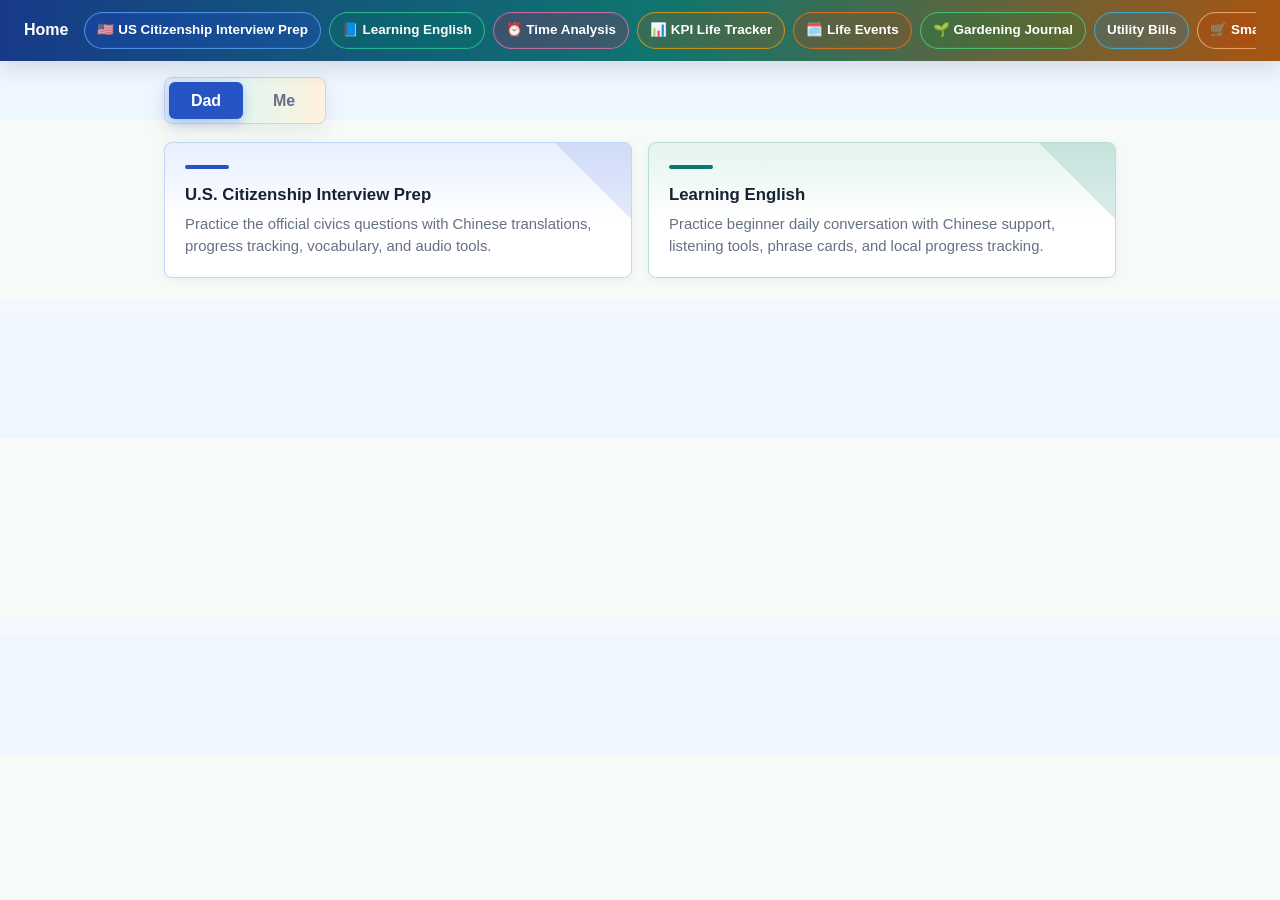
<file: index.html>
<!DOCTYPE html>
<html lang="en">
<head>
<meta charset="UTF-8" />
<meta name="viewport" content="width=device-width, initial-scale=1.0" />
<title>Home</title>
<link rel="stylesheet" href="assets/site-nav.css?v=20260809-smart-shopping" />
<script src="assets/site-nav.js?v=20260817-remove-day-one" defer></script>
<style>
  :root {
    --bg: #f4f7fb;
    --card: #ffffff;
    --text: #182033;
    --muted: #667085;
    --border: #d7deea;
    --accent: #2754c5;
    --accent-dark: #173a88;
    --accent-light: #e7efff;
    --success: #0f766e;
    --success-light: #e3f4ef;
    --warm: #a85512;
    --warm-light: #fff4df;
    --rose: #b42362;
    --rose-light: #fde8f1;
    --shadow: 0 16px 34px rgba(24, 32, 51, 0.1);
  }
  * { box-sizing: border-box; }
  body {
    margin: 0;
    font-family: -apple-system, BlinkMacSystemFont, "Segoe UI", Roboto, Helvetica, Arial, sans-serif;
    background:
      linear-gradient(180deg, #eef6ff 0 120px, #f7fbf8 120px 300px, var(--bg) 300px),
      var(--bg);
    color: var(--text);
    line-height: 1.55;
  }
  main {
    max-width: 1000px;
    margin: 0 auto;
  }
  main {
    padding: 16px 24px 40px;
  }
  .page-grid {
    display: grid;
    grid-template-columns: repeat(auto-fit, minmax(260px, 1fr));
    gap: 16px;
  }
  .owner-tabs {
    display: inline-flex;
    gap: 4px;
    margin-bottom: 18px;
    padding: 4px;
    border: 1px solid #c6d4ef;
    border-radius: 8px;
    background: linear-gradient(90deg, #deebff 0%, #e4f6ef 52%, #fff1dc 100%);
    box-shadow: 0 8px 20px rgba(24, 32, 51, 0.08);
  }
  .owner-tab {
    min-width: 74px;
    border: 0;
    border-radius: 6px;
    background: transparent;
    color: var(--muted);
    cursor: pointer;
    font: inherit;
    font-weight: 700;
    line-height: 1.2;
    padding: 9px 14px;
  }
  .owner-tab:hover {
    color: var(--accent-dark);
  }
  .owner-tab[data-owner-tab="dad"].active {
    background: var(--accent);
    color: #ffffff;
    box-shadow: 0 4px 12px rgba(39, 84, 197, 0.28);
  }
  .owner-tab[data-owner-tab="me"].active {
    background: var(--rose);
    color: #ffffff;
    box-shadow: 0 4px 12px rgba(180, 35, 98, 0.24);
  }
  .owner-panel {
    display: none;
  }
  .owner-panel.active {
    display: block;
  }
  .page-card {
    position: relative;
    display: block;
    background:
      linear-gradient(180deg, var(--accent-light) 0%, #ffffff 58%),
      var(--card);
    border: 1px solid var(--border);
    border-radius: 8px;
    min-height: 136px;
    padding: 22px 20px 18px;
    color: inherit;
    text-decoration: none;
    box-shadow: 0 2px 8px rgba(24, 32, 51, 0.06);
    overflow: hidden;
    transition: border-color 160ms ease, box-shadow 160ms ease, transform 160ms ease;
  }
  .page-card:hover {
    border-color: #9eb6ed;
    box-shadow: var(--shadow);
    transform: translateY(-2px);
  }
  .page-card::before {
    content: "";
    display: block;
    width: 44px;
    height: 4px;
    border-radius: 999px;
    margin-bottom: 16px;
    background: var(--accent);
  }
  .page-card::after {
    content: "";
    position: absolute;
    top: 0;
    right: 0;
    width: 76px;
    height: 76px;
    background: rgba(39, 84, 197, 0.12);
    clip-path: polygon(100% 0, 0 0, 100% 100%);
    pointer-events: none;
  }
  .page-card[href="citizenship-interview-prep.html"] {
    border-color: #c4d5fb;
  }
  .page-card[href="learning-english.html"] {
    background:
      linear-gradient(180deg, var(--success-light) 0%, #ffffff 58%),
      var(--card);
    border-color: #b9dfd5;
  }
  .page-card[href="learning-english.html"]::before,
  .page-card[href="life-events.html"]::before {
    background: var(--success);
  }
  .page-card[href="learning-english.html"]::after,
  .page-card[href="life-events.html"]::after {
    background: rgba(15, 118, 110, 0.14);
  }
  .page-card[href="life-events.html"] {
    background:
      linear-gradient(180deg, var(--rose-light) 0%, #ffffff 58%),
      var(--card);
    border-color: #f2bfd6;
  }
  .page-card[href="life-events.html"]::before {
    background: var(--rose);
  }
  .page-card[href="life-events.html"]::after {
    background: rgba(180, 35, 98, 0.13);
  }
  .page-card[href="kpi-dashboard.html"] {
    background:
      linear-gradient(180deg, var(--warm-light) 0%, #ffffff 58%),
      var(--card);
    border-color: #f3d19a;
  }
  .page-card[href="kpi-dashboard.html"]::before {
    background: var(--warm);
  }
  .page-card[href="kpi-dashboard.html"]::after {
    background: rgba(168, 85, 18, 0.14);
  }
  .page-card[href="gardening-journal.html"] {
    background:
      linear-gradient(180deg, #eef7e6 0%, #ffffff 58%),
      var(--card);
    border-color: #bcd9b5;
  }
  .page-card[href="gardening-journal.html"]::before {
    background: #2f6b3c;
  }
  .page-card[href="gardening-journal.html"]::after {
    background: rgba(47, 107, 60, 0.14);
  }
  .page-card[href="time-analysis.html"] {
    background:
      linear-gradient(180deg, #e7efff 0%, #ffffff 58%),
      var(--card);
    border-color: #c4d5fb;
  }
  .page-card[href="time-analysis.html"]::before {
    background: var(--accent);
  }
  .page-card[href="time-analysis.html"]::after {
    background: rgba(39, 84, 197, 0.13);
  }
  .page-card[href="utility-bills.html"] {
    background:
      linear-gradient(180deg, #e7f8ff 0%, #ffffff 58%),
      var(--card);
    border-color: #a9dcf5;
  }
  .page-card[href="utility-bills.html"]::before {
    background: #0e7490;
  }
  .page-card[href="utility-bills.html"]::after {
    background: rgba(14, 116, 144, 0.13);
  }
  .page-card[href="smart-shopping.html"] {
    background:
      linear-gradient(180deg, #fff1e5 0%, #ffffff 58%),
      var(--card);
    border-color: #f2c7a9;
  }
  .page-card[href="smart-shopping.html"]::before {
    background: #c56824;
  }
  .page-card[href="smart-shopping.html"]::after {
    background: rgba(197, 104, 36, 0.13);
  }
  .page-card h2 {
    margin: 0 0 7px;
    font-size: 1.05rem;
    line-height: 1.25;
    letter-spacing: 0;
  }
  .page-card p {
    margin: 0;
    color: var(--muted);
    font-size: 0.93rem;
    line-height: 1.5;
  }
  @media (max-width: 640px) {
    main {
      padding: 12px 18px 28px;
    }
    .owner-tabs {
      display: grid;
      grid-template-columns: 1fr 1fr;
      width: 100%;
    }
    .owner-tab {
      min-width: 0;
    }
    .page-grid {
      grid-template-columns: 1fr;
    }
  }
</style>
</head>
<body>
<site-nav active-page="home"></site-nav>

<main>
  <div class="owner-tabs" role="tablist" aria-label="Home tools by person">
    <button class="owner-tab active" type="button" role="tab" aria-selected="true" aria-controls="dad-panel" data-owner-tab="dad">Dad</button>
    <button class="owner-tab" type="button" role="tab" aria-selected="false" aria-controls="me-panel" data-owner-tab="me">Me</button>
  </div>

  <section class="owner-panel active" id="dad-panel" role="tabpanel" aria-label="Dad tools">
    <div class="page-grid">
      <a class="page-card" href="citizenship-interview-prep.html">
        <h2>U.S. Citizenship Interview Prep</h2>
        <p>Practice the official civics questions with Chinese translations, progress tracking, vocabulary, and audio tools.</p>
      </a>
      <a class="page-card" href="learning-english.html">
        <h2>Learning English</h2>
        <p>Practice beginner daily conversation with Chinese support, listening tools, phrase cards, and local progress tracking.</p>
      </a>
    </div>
  </section>

  <section class="owner-panel" id="me-panel" role="tabpanel" aria-label="Me tools">
    <div class="page-grid">
      <a class="page-card" href="time-analysis.html">
        <h2>Time Analysis</h2>
        <p>Review yesterday's time-tracking snapshot with list totals, cleanup checks, and detailed entries.</p>
      </a>
      <a class="page-card" href="kpi-dashboard.html">
        <h2>KPI Life Tracker</h2>
        <p>Track sleep, workouts, water, mood, daily habit completion, and personal health trends.</p>
      </a>
      <a class="page-card" href="life-events.html">
        <h2>Life Events</h2>
        <p>Log meaningful events, see patterns, and get clear do-more, do-less, watch, and next-action guidance.</p>
      </a>
      <a class="page-card" href="gardening-journal.html">
        <h2>Gardening Journal</h2>
        <p>Track vegetables and flowers, log care tasks, save beginner knowledge, and attach progress photos over time.</p>
      </a>
      <a class="page-card" href="utility-bills.html">
        <h2>Utility Bills</h2>
        <p>Track water, electric, and gas bills with PDF import, monthly totals, usage trends, and line-item review.</p>
      </a>
      <a class="page-card" href="smart-shopping.html">
        <h2>Smart Shopping</h2>
        <p>Use your AnyList collections with organic-first food guidance, low-sugar nudges, unit-price comparisons, and automatic product details.</p>
      </a>
    </div>
  </section>

</main>

<script>
  document.querySelectorAll("[data-owner-tab]").forEach((tab) => {
    tab.addEventListener("click", () => {
      const owner = tab.dataset.ownerTab;
      document.querySelectorAll("[data-owner-tab]").forEach((button) => {
        const isActive = button.dataset.ownerTab === owner;
        button.classList.toggle("active", isActive);
        button.setAttribute("aria-selected", isActive ? "true" : "false");
      });
      document.querySelectorAll(".owner-panel").forEach((panel) => {
        panel.classList.toggle("active", panel.id === `${owner}-panel`);
      });
    });
  });
</script>
</body>
</html>
</file>
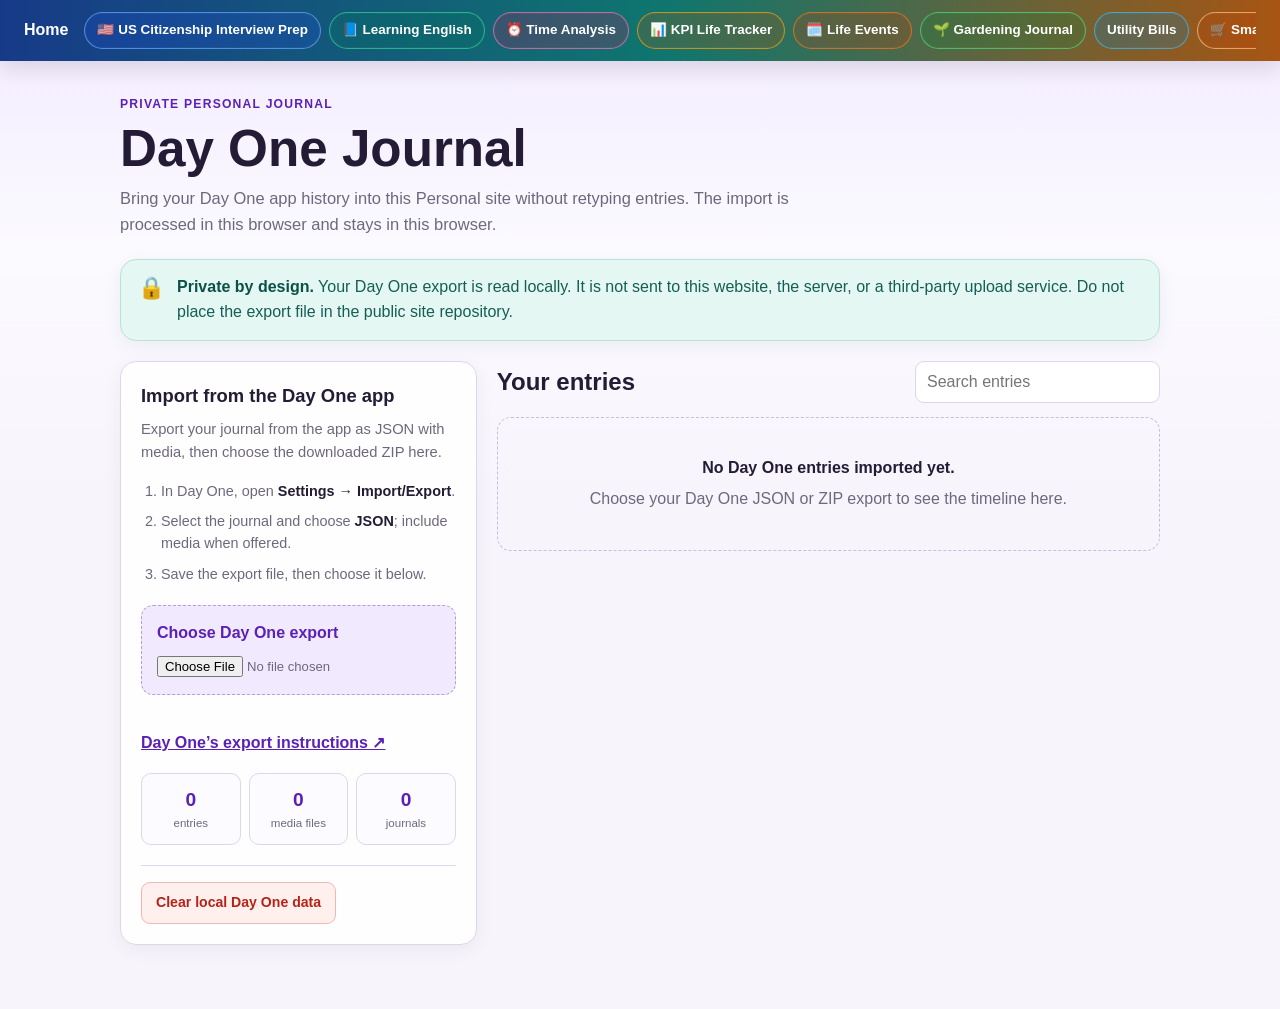
<file: day-one-journal.html>
<!DOCTYPE html>
<html lang="en">
<head>
<meta charset="UTF-8" />
<meta name="viewport" content="width=device-width, initial-scale=1.0" />
<title>Day One Journal</title>
<link rel="stylesheet" href="assets/site-nav.css?v=20260817-day-one-journal" />
<script src="assets/site-nav.js?v=20260817-remove-day-one" defer></script>
<style>
  :root {
    --bg: #f7f5fb;
    --card: #ffffff;
    --text: #241c35;
    --muted: #6f687d;
    --border: #ded6eb;
    --accent: #7c3aed;
    --accent-dark: #5b21b6;
    --accent-light: #f1eaff;
    --success: #0f766e;
    --success-light: #e4f7f2;
    --danger: #b42318;
    --danger-light: #fff0ee;
    --shadow: 0 16px 34px rgba(48, 31, 73, 0.1);
  }
  * { box-sizing: border-box; }
  body {
    margin: 0;
    background:
      linear-gradient(180deg, #f2eaff 0, #fbfaff 245px, var(--bg) 500px),
      var(--bg);
    color: var(--text);
    font-family: -apple-system, BlinkMacSystemFont, "Segoe UI", Roboto, Helvetica, Arial, sans-serif;
    line-height: 1.55;
  }
  main {
    width: min(1040px, calc(100% - 32px));
    margin: 0 auto;
    padding: 34px 0 64px;
  }
  h1, h2, h3, p { margin-top: 0; }
  .hero {
    margin-bottom: 22px;
  }
  .eyebrow {
    margin-bottom: 7px;
    color: var(--accent-dark);
    font-size: 0.76rem;
    font-weight: 800;
    letter-spacing: 0.1em;
    text-transform: uppercase;
  }
  h1 {
    margin-bottom: 10px;
    font-size: clamp(2rem, 4vw, 3.3rem);
    line-height: 1.08;
  }
  .hero p {
    max-width: 730px;
    margin-bottom: 0;
    color: var(--muted);
    font-size: 1.03rem;
  }
  .privacy-note,
  .panel,
  .entry-card {
    border: 1px solid var(--border);
    border-radius: 16px;
    background: rgba(255, 255, 255, 0.93);
    box-shadow: 0 5px 18px rgba(48, 31, 73, 0.06);
  }
  .privacy-note {
    display: flex;
    gap: 12px;
    align-items: flex-start;
    margin-bottom: 20px;
    padding: 15px 17px;
    background: var(--success-light);
    border-color: #b7e3d8;
    color: #155e55;
  }
  .privacy-note strong { color: #0b5149; }
  .privacy-note p { margin: 0; }
  .privacy-icon { font-size: 1.35rem; line-height: 1.25; }
  .layout {
    display: grid;
    grid-template-columns: minmax(280px, 0.78fr) minmax(0, 1.45fr);
    gap: 20px;
    align-items: start;
  }
  .panel { padding: 20px; }
  .panel h2 {
    margin-bottom: 8px;
    font-size: 1.15rem;
  }
  .panel-intro {
    margin-bottom: 16px;
    color: var(--muted);
    font-size: 0.92rem;
  }
  .steps {
    margin: 0 0 20px;
    padding-left: 1.25rem;
    color: var(--muted);
    font-size: 0.9rem;
  }
  .steps li + li { margin-top: 8px; }
  .steps strong { color: var(--text); }
  .source-link {
    color: var(--accent-dark);
    font-weight: 700;
  }
  .file-picker {
    display: block;
    padding: 15px;
    border: 1px dashed #b59bd9;
    border-radius: 12px;
    background: var(--accent-light);
    cursor: pointer;
  }
  .file-picker:hover { border-color: var(--accent); }
  .file-picker span {
    display: block;
    margin-bottom: 8px;
    color: var(--accent-dark);
    font-weight: 800;
  }
  .file-picker input {
    width: 100%;
    color: var(--muted);
    font: inherit;
    font-size: 0.82rem;
  }
  .status {
    min-height: 24px;
    margin: 12px 0 0;
    color: var(--muted);
    font-size: 0.88rem;
  }
  .status.ok { color: var(--success); }
  .status.error { color: var(--danger); }
  .status.busy { color: var(--accent-dark); }
  .stats {
    display: grid;
    grid-template-columns: repeat(3, 1fr);
    gap: 8px;
    margin-top: 18px;
  }
  .stat {
    padding: 11px 8px;
    border: 1px solid var(--border);
    border-radius: 10px;
    background: #fcfbff;
    text-align: center;
  }
  .stat strong {
    display: block;
    color: var(--accent-dark);
    font-size: 1.2rem;
  }
  .stat span {
    display: block;
    color: var(--muted);
    font-size: 0.72rem;
  }
  .danger-zone {
    margin-top: 20px;
    padding-top: 16px;
    border-top: 1px solid var(--border);
  }
  button,
  .button-link {
    display: inline-flex;
    align-items: center;
    justify-content: center;
    min-height: 40px;
    padding: 9px 14px;
    border: 1px solid transparent;
    border-radius: 9px;
    font: inherit;
    font-size: 0.88rem;
    font-weight: 800;
    text-decoration: none;
    cursor: pointer;
  }
  .button-link {
    color: var(--accent-dark);
    border-color: #cdb8eb;
    background: #fff;
  }
  .button-link:hover { background: var(--accent-light); }
  .danger-button {
    color: var(--danger);
    border-color: #efb8b1;
    background: var(--danger-light);
  }
  .danger-button:hover { background: #ffe1dd; }
  .content-panel { min-width: 0; }
  .timeline-toolbar {
    display: flex;
    gap: 10px;
    align-items: center;
    justify-content: space-between;
    margin-bottom: 14px;
  }
  .timeline-toolbar h2 { margin: 0; }
  .search {
    width: min(245px, 52%);
    min-height: 40px;
    padding: 8px 11px;
    border: 1px solid var(--border);
    border-radius: 9px;
    background: #fff;
    color: var(--text);
    font: inherit;
  }
  .search:focus,
  .file-picker input:focus-visible,
  button:focus-visible,
  a:focus-visible {
    outline: 3px solid rgba(124, 58, 237, 0.22);
    outline-offset: 2px;
  }
  .empty-state {
    padding: 38px 20px;
    border: 1px dashed #cbbbe0;
    border-radius: 14px;
    color: var(--muted);
    text-align: center;
  }
  .empty-state strong {
    display: block;
    margin-bottom: 6px;
    color: var(--text);
  }
  .entry-list { display: grid; gap: 14px; }
  .entry-card { padding: 18px; }
  .entry-head {
    display: flex;
    gap: 16px;
    align-items: flex-start;
    justify-content: space-between;
    margin-bottom: 10px;
  }
  .entry-date {
    margin: 0;
    color: var(--accent-dark);
    font-size: 0.92rem;
    font-weight: 850;
  }
  .entry-title {
    margin: 2px 0 0;
    font-size: 1.12rem;
    line-height: 1.3;
  }
  .entry-meta {
    flex: 0 0 auto;
    color: var(--muted);
    font-size: 0.78rem;
    text-align: right;
  }
  .entry-text {
    margin: 0;
    white-space: pre-wrap;
    overflow-wrap: anywhere;
    font-size: 0.94rem;
  }
  .entry-tags {
    display: flex;
    flex-wrap: wrap;
    gap: 6px;
    margin-top: 14px;
  }
  .tag {
    padding: 3px 8px;
    border-radius: 999px;
    background: var(--accent-light);
    color: var(--accent-dark);
    font-size: 0.75rem;
    font-weight: 700;
  }
  .media-grid {
    display: grid;
    grid-template-columns: repeat(auto-fill, minmax(120px, 1fr));
    gap: 8px;
    margin-top: 14px;
  }
  .media-grid img,
  .media-grid video {
    display: block;
    width: 100%;
    max-height: 220px;
    border-radius: 8px;
    background: #eeeaf4;
    object-fit: cover;
  }
  .media-grid audio { width: 100%; }
  .media-note {
    margin: 12px 0 0;
    color: var(--muted);
    font-size: 0.78rem;
  }
  @media (max-width: 760px) {
    main { width: min(100% - 22px, 640px); padding-top: 24px; }
    .layout { grid-template-columns: 1fr; }
    .timeline-toolbar { align-items: stretch; flex-direction: column; }
    .search { width: 100%; }
  }
</style>
</head>
<body>
<site-nav active-page="day-one"></site-nav>
<main>
  <header class="hero">
    <div class="eyebrow">Private personal journal</div>
    <h1>Day One Journal</h1>
    <p>Bring your Day One app history into this Personal site without retyping entries. The import is processed in this browser and stays in this browser.</p>
  </header>

  <section class="privacy-note" aria-label="Privacy notice">
    <div class="privacy-icon" aria-hidden="true">🔒</div>
    <p><strong>Private by design.</strong> Your Day One export is read locally. It is not sent to this website, the server, or a third-party upload service. Do not place the export file in the public site repository.</p>
  </section>

  <div class="layout">
    <section class="panel" aria-labelledby="import-heading">
      <h2 id="import-heading">Import from the Day One app</h2>
      <p class="panel-intro">Export your journal from the app as JSON with media, then choose the downloaded ZIP here.</p>
      <ol class="steps">
        <li>In Day One, open <strong>Settings → Import/Export</strong>.</li>
        <li>Select the journal and choose <strong>JSON</strong>; include media when offered.</li>
        <li>Save the export file, then choose it below.</li>
      </ol>
      <label class="file-picker" for="dayOneFile">
        <span>Choose Day One export</span>
        <input id="dayOneFile" type="file" accept=".zip,.json,application/zip,application/json" />
      </label>
      <p class="status" id="importStatus" role="status" aria-live="polite"></p>
      <p><a class="source-link" href="https://dayoneapp.com/guides/tips-and-tutorials/exporting-entries/" target="_blank" rel="noopener">Day One’s export instructions ↗</a></p>
      <div class="stats" aria-label="Imported journal totals">
        <div class="stat"><strong id="entryCount">0</strong><span>entries</span></div>
        <div class="stat"><strong id="mediaCount">0</strong><span>media files</span></div>
        <div class="stat"><strong id="journalCount">0</strong><span>journals</span></div>
      </div>
      <div class="danger-zone">
        <button class="danger-button" id="clearBtn" type="button">Clear local Day One data</button>
      </div>
    </section>

    <section class="content-panel" aria-labelledby="timeline-heading">
      <div class="timeline-toolbar">
        <h2 id="timeline-heading">Your entries</h2>
        <input class="search" id="searchInput" type="search" placeholder="Search entries" aria-label="Search entries" />
      </div>
      <div class="empty-state" id="emptyState">
        <strong>No Day One entries imported yet.</strong>
        Choose your Day One JSON or ZIP export to see the timeline here.
      </div>
      <div class="entry-list" id="entryList"></div>
    </section>
  </div>
</main>

<script>
  const DB_NAME = "personal-day-one-journal-v1";
  const DB_VERSION = 1;
  const ENTRY_STORE = "entries";
  const MEDIA_STORE = "media";
  const META_STORE = "meta";
  const entryList = document.getElementById("entryList");
  const emptyState = document.getElementById("emptyState");
  const searchInput = document.getElementById("searchInput");
  const importStatus = document.getElementById("importStatus");
  let objectUrls = [];
  let allEntries = [];

  function openJournalDb() {
    return new Promise((resolve, reject) => {
      const request = indexedDB.open(DB_NAME, DB_VERSION);
      request.onupgradeneeded = () => {
        const db = request.result;
        if (!db.objectStoreNames.contains(ENTRY_STORE)) db.createObjectStore(ENTRY_STORE, { keyPath: "id" });
        if (!db.objectStoreNames.contains(MEDIA_STORE)) db.createObjectStore(MEDIA_STORE, { keyPath: "id" });
        if (!db.objectStoreNames.contains(META_STORE)) db.createObjectStore(META_STORE, { keyPath: "key" });
      };
      request.onsuccess = () => resolve(request.result);
      request.onerror = () => reject(request.error || new Error("Could not open local journal storage."));
    });
  }

  function transactionComplete(transaction) {
    return new Promise((resolve, reject) => {
      transaction.oncomplete = () => resolve();
      transaction.onerror = () => reject(transaction.error || new Error("Local journal storage failed."));
      transaction.onabort = () => reject(transaction.error || new Error("Local journal storage was cancelled."));
    });
  }

  function readAll(storeName) {
    return openJournalDb().then((db) => new Promise((resolve, reject) => {
      const request = db.transaction(storeName, "readonly").objectStore(storeName).getAll();
      request.onsuccess = () => resolve(request.result || []);
      request.onerror = () => reject(request.error || new Error("Could not read local journal storage."));
    }));
  }

  function readMeta(key) {
    return openJournalDb().then((db) => new Promise((resolve, reject) => {
      const request = db.transaction(META_STORE, "readonly").objectStore(META_STORE).get(key);
      request.onsuccess = () => resolve(request.result?.value || null);
      request.onerror = () => reject(request.error || new Error("Could not read journal metadata."));
    }));
  }

  async function writeImport(entries, media, meta) {
    const db = await openJournalDb();
    const transaction = db.transaction([ENTRY_STORE, MEDIA_STORE, META_STORE], "readwrite");
    const entriesStore = transaction.objectStore(ENTRY_STORE);
    const mediaStore = transaction.objectStore(MEDIA_STORE);
    const metaStore = transaction.objectStore(META_STORE);
    entries.forEach((entry) => entriesStore.put(entry));
    media.forEach((item) => mediaStore.put(item));
    metaStore.put({ key: "lastImport", value: meta });
    await transactionComplete(transaction);
  }

  function deleteAll(storeName) {
    return openJournalDb().then((db) => {
      const transaction = db.transaction(storeName, "readwrite");
      transaction.objectStore(storeName).clear();
      return transactionComplete(transaction);
    });
  }

  function escapeHtml(value) {
    return String(value ?? "")
      .replaceAll("&", "&amp;")
      .replaceAll("<", "&lt;")
      .replaceAll(">", "&gt;")
      .replaceAll('"', "&quot;")
      .replaceAll("'", "&#039;");
  }

  function formatDate(value) {
    const date = new Date(value);
    if (Number.isNaN(date.getTime())) return value || "Undated entry";
    return new Intl.DateTimeFormat(undefined, {
      year: "numeric",
      month: "long",
      day: "numeric",
      hour: "numeric",
      minute: "2-digit"
    }).format(date);
  }

  function dateSortValue(value) {
    const timestamp = new Date(value || 0).getTime();
    return Number.isNaN(timestamp) ? 0 : timestamp;
  }

  function textValue(value) {
    if (typeof value === "string") return value;
    if (Array.isArray(value)) return value.map(textValue).filter(Boolean).join("\n");
    if (value && typeof value === "object") return textValue(value.text || value.content || value.value || "");
    return value == null ? "" : String(value);
  }

  function listValue(value) {
    if (Array.isArray(value)) return value.map((item) => textValue(item)).map((item) => item.trim()).filter(Boolean);
    if (typeof value === "string") return value.split(",").map((item) => item.trim()).filter(Boolean);
    return [];
  }

  function rawEntries(payload) {
    if (Array.isArray(payload)) return payload;
    if (payload?.entries) return payload.entries;
    if (payload?.journal?.entries) return payload.journal.entries;
    if (payload?.data?.entries) return payload.data.entries;
    if (Array.isArray(payload?.journals)) return payload.journals.flatMap((journal) => journal.entries || []);
    if (payload?.uuid || payload?.id || payload?.creationDate || payload?.text) return [payload];
    return [];
  }

  function normalizeEntry(entry, index) {
    const id = String(entry.uuid || entry.id || entry.identifier || `day-one-entry-${index}`);
    const tags = listValue(entry.tags || entry.tagNames);
    const text = textValue(entry.text || entry.body || entry.content || entry.richText || "");
    const title = textValue(entry.title || "").trim();
    const date = entry.creationDate || entry.createdAt || entry.date || entry.timestamp || "";
    const inlineMediaRefs = [...text.matchAll(/dayone-moment:\/\/\s*([^\s)\]]+)/gi)].map((match) => match[1]);
    const mediaRefs = [
      ...(Array.isArray(entry.photos) ? entry.photos : []),
      ...(Array.isArray(entry.media) ? entry.media : []),
      ...(Array.isArray(entry.attachments) ? entry.attachments : []),
      ...listValue(entry.mediaMD5s),
      ...inlineMediaRefs
    ];
    return {
      id,
      title,
      text,
      date,
      modifiedDate: entry.modifiedDate || entry.updatedAt || "",
      tags,
      location: textValue(entry.location?.placeName || entry.location?.name || entry.location || ""),
      mediaRefs: Array.isArray(mediaRefs) ? mediaRefs : [],
      source: entry
    };
  }

  function mediaPathCandidates(reference) {
    if (typeof reference === "string") return [reference];
    if (!reference || typeof reference !== "object") return [];
    return [reference.filename, reference.fileName, reference.path, reference.name, reference.url, reference.md5]
      .filter(Boolean)
      .map(String);
  }

  function normalizedPath(value) {
    return String(value || "").replaceAll("\\", "/").replace(/^\.\//, "").toLowerCase();
  }

  function baseName(value) {
    return normalizedPath(value).split("/").pop();
  }

  function buildZipMediaIndex(zipFiles) {
    const files = Object.values(zipFiles).filter((file) => !file.dir);
    const byPath = new Map();
    const byBase = new Map();
    files.forEach((file) => {
      byPath.set(normalizedPath(file.name), file);
      if (!byBase.has(baseName(file.name))) byBase.set(baseName(file.name), file);
    });
    return { files, byPath, byBase };
  }

  function findZipMedia(zipIndex, reference) {
    const candidates = mediaPathCandidates(reference).map(normalizedPath);
    if (!candidates.length) return null;
    for (const candidate of candidates) {
      const exact = zipIndex.byPath.get(candidate) || zipIndex.byBase.get(candidate);
      if (exact) return exact;
    }
    return zipIndex.files.find((file) => candidates.some((candidate) => candidate && normalizedPath(file.name).endsWith(`/${candidate}`)))
      || zipIndex.files.find((file) => candidates.some((candidate) => candidate.length > 8 && baseName(file.name).includes(candidate)));
  }

  function readUint32(view, offset) {
    return view.getUint32(offset, true);
  }

  function readUint16(view, offset) {
    return view.getUint16(offset, true);
  }

  async function inflateZipEntry(bytes, method) {
    if (method === 0) return bytes;
    if (method !== 8 || typeof DecompressionStream !== "function") {
      throw new Error("This Day One ZIP uses an unsupported compression format in this browser.");
    }
    const stream = new Blob([bytes]).stream().pipeThrough(new DecompressionStream("deflate-raw"));
    return new Uint8Array(await new Response(stream).arrayBuffer());
  }

  async function readZipArchive(file) {
    const bytes = new Uint8Array(await file.arrayBuffer());
    const view = new DataView(bytes.buffer, bytes.byteOffset, bytes.byteLength);
    const eocdSignature = 0x06054b50;
    const centralSignature = 0x02014b50;
    const localSignature = 0x04034b50;
    const minimumEocdOffset = Math.max(0, bytes.length - 22 - 65535);
    let eocdOffset = -1;
    for (let offset = bytes.length - 22; offset >= minimumEocdOffset; offset -= 1) {
      if (offset >= 0 && readUint32(view, offset) === eocdSignature) {
        eocdOffset = offset;
        break;
      }
    }
    if (eocdOffset < 0) throw new Error("The selected file is not a readable ZIP archive.");

    const entryCount = readUint16(view, eocdOffset + 10);
    const centralSize = readUint32(view, eocdOffset + 12);
    const centralOffset = readUint32(view, eocdOffset + 16);
    if (entryCount === 0xffff || centralSize === 0xffffffff || centralOffset === 0xffffffff) {
      throw new Error("ZIP64 exports are not supported by this browser importer yet.");
    }
    const decoder = new TextDecoder();
    const files = {};
    let offset = centralOffset;
    const centralEnd = centralOffset + centralSize;
    for (let index = 0; index < entryCount && offset < centralEnd; index += 1) {
      if (readUint32(view, offset) !== centralSignature) throw new Error("The ZIP central directory is invalid.");
      const method = readUint16(view, offset + 10);
      const compressedSize = readUint32(view, offset + 20);
      const uncompressedSize = readUint32(view, offset + 24);
      const nameLength = readUint16(view, offset + 28);
      const extraLength = readUint16(view, offset + 30);
      const commentLength = readUint16(view, offset + 32);
      const localOffset = readUint32(view, offset + 42);
      const name = decoder.decode(bytes.slice(offset + 46, offset + 46 + nameLength));
      const isDirectory = name.endsWith("/");
      const entry = {
        name,
        dir: isDirectory,
        async: async (type) => {
          if (isDirectory) return type === "text" ? "" : new Blob([]);
          if (readUint32(view, localOffset) !== localSignature) throw new Error("A ZIP file entry is invalid.");
          const localNameLength = readUint16(view, localOffset + 26);
          const localExtraLength = readUint16(view, localOffset + 28);
          const dataStart = localOffset + 30 + localNameLength + localExtraLength;
          const compressed = bytes.slice(dataStart, dataStart + compressedSize);
          const uncompressed = await inflateZipEntry(compressed, method);
          if (uncompressedSize && uncompressed.length !== uncompressedSize) throw new Error(`ZIP entry could not be fully read: ${name}`);
          if (type === "text") return decoder.decode(uncompressed);
          return new Blob([uncompressed], { type: mimeFromName(name) });
        }
      };
      files[name] = entry;
      offset += 46 + nameLength + extraLength + commentLength;
    }
    return { files };
  }

  function mimeFromName(name) {
    const extension = String(name || "").split(".").pop().toLowerCase();
    const types = { jpg: "image/jpeg", jpeg: "image/jpeg", png: "image/png", gif: "image/gif", webp: "image/webp", heic: "image/heic", mp4: "video/mp4", mov: "video/quicktime", m4a: "audio/mp4", mp3: "audio/mpeg", wav: "audio/wav", pdf: "application/pdf" };
    return types[extension] || "application/octet-stream";
  }

  async function readExport(file) {
    if (/\.json$/i.test(file.name)) {
      return { payload: JSON.parse(await file.text()), zipFiles: {} };
    }
    const zip = await readZipArchive(file);
    const jsonFiles = Object.values(zip.files).filter((item) => !item.dir && /\.json$/i.test(item.name));
    if (!jsonFiles.length) throw new Error("The Day One ZIP does not contain a JSON journal export.");
    let payload = null;
    for (const jsonFile of jsonFiles) {
      try {
        const candidate = JSON.parse(await jsonFile.async("text"));
        if (rawEntries(candidate).length || jsonFiles.length === 1) {
          payload = candidate;
          break;
        }
      } catch (error) {
        // Ignore unrelated JSON files and continue to the journal export.
      }
    }
    if (!payload) throw new Error("Could not find readable Day One journal data in the ZIP.");
    return { payload, zipFiles: zip.files };
  }

  async function buildImport(file) {
    const { payload, zipFiles } = await readExport(file);
    const zipMediaIndex = buildZipMediaIndex(zipFiles);
    const sourceEntries = rawEntries(payload);
    if (!sourceEntries.length) throw new Error("No journal entries were found in this export.");
    const entries = [];
    const media = [];
    for (let index = 0; index < sourceEntries.length; index += 1) {
      const entry = normalizeEntry(sourceEntries[index], index);
      const mediaIds = [];
      for (let mediaIndex = 0; mediaIndex < entry.mediaRefs.length; mediaIndex += 1) {
        const reference = entry.mediaRefs[mediaIndex];
        const zipFile = findZipMedia(zipMediaIndex, reference);
        if (!zipFile) continue;
        const blob = await zipFile.async("blob");
        const mediaId = `${entry.id}-media-${mediaIndex}`;
        media.push({
          id: mediaId,
          entryId: entry.id,
          name: zipFile.name,
          type: blob.type || mimeFromName(zipFile.name),
          blob
        });
        mediaIds.push(mediaId);
      }
      entries.push({ ...entry, mediaIds, importedAt: new Date().toISOString() });
      if ((index + 1) % 25 === 0) {
        setStatus(`Reading entry ${index + 1} of ${sourceEntries.length}…`, "busy");
        await new Promise((resolve) => setTimeout(resolve, 0));
      }
    }
    return { entries, media, journalCount: Array.isArray(payload?.journals) ? payload.journals.length : 1 };
  }

  function setStatus(message, type = "") {
    importStatus.textContent = message;
    importStatus.className = `status${type ? ` ${type}` : ""}`;
  }

  async function refreshStats() {
    const [entries, media, meta] = await Promise.all([readAll(ENTRY_STORE), readAll(MEDIA_STORE), readMeta("lastImport")]);
    document.getElementById("entryCount").textContent = entries.length;
    document.getElementById("mediaCount").textContent = media.length;
    document.getElementById("journalCount").textContent = meta?.journalCount || (entries.length ? 1 : 0);
  }

  async function refreshEntries() {
    allEntries = (await readAll(ENTRY_STORE)).sort((a, b) => dateSortValue(b.date) - dateSortValue(a.date));
    const storedMedia = await readAll(MEDIA_STORE);
    const mediaById = new Map(storedMedia.map((item) => [item.id, item]));
    await renderEntries(mediaById);
    await refreshStats();
  }

  function mediaForEntry(entry, mediaById) {
    if (!entry.mediaIds?.length) return [];
    return entry.mediaIds.map((id) => mediaById.get(id)).filter(Boolean);
  }

  function mediaMarkup(media) {
    return media.map((item) => {
      const url = URL.createObjectURL(item.blob);
      objectUrls.push(url);
      if (item.type.startsWith("image/")) return `<img src="${url}" alt="Imported Day One media" loading="lazy" />`;
      if (item.type.startsWith("video/")) return `<video src="${url}" controls preload="metadata"></video>`;
      if (item.type.startsWith("audio/")) return `<audio src="${url}" controls></audio>`;
      return `<a class="button-link" href="${url}" download="${escapeHtml(item.name.split("/").pop())}">Download attachment</a>`;
    }).join("");
  }

  async function renderEntries(mediaById = null) {
    objectUrls.forEach((url) => URL.revokeObjectURL(url));
    objectUrls = [];
    const query = searchInput.value.trim().toLowerCase();
    const visibleEntries = allEntries.filter((entry) => !query || [entry.title, entry.text, entry.tags.join(" "), entry.location].join(" ").toLowerCase().includes(query));
    emptyState.hidden = visibleEntries.length > 0;
    if (!visibleEntries.length) {
      entryList.innerHTML = "";
      return;
    }
    const currentMediaById = mediaById || new Map((await readAll(MEDIA_STORE)).map((item) => [item.id, item]));
    const mediaByEntry = visibleEntries.map((entry) => mediaForEntry(entry, currentMediaById));
    entryList.innerHTML = visibleEntries.map((entry, index) => {
      const titleMarkup = entry.title ? `<h3 class="entry-title">${escapeHtml(entry.title)}</h3>` : "";
      const tagsMarkup = entry.tags.length ? `<div class="entry-tags">${entry.tags.map((tag) => `<span class="tag">#${escapeHtml(tag)}</span>`).join("")}</div>` : "";
      const mediaMarkupValue = mediaByEntry[index].length ? `<div class="media-grid">${mediaMarkup(mediaByEntry[index])}</div>` : "";
      const locationMarkup = entry.location ? `<div>${escapeHtml(entry.location)}</div>` : "";
      return `<article class="entry-card"><div class="entry-head"><div><p class="entry-date">${escapeHtml(formatDate(entry.date))}</p>${titleMarkup}</div><div class="entry-meta">${locationMarkup}${entry.modifiedDate ? `<div>Updated ${escapeHtml(formatDate(entry.modifiedDate))}</div>` : ""}</div></div><p class="entry-text">${escapeHtml(entry.text || "(No text in this entry.)")}</p>${tagsMarkup}${mediaMarkupValue}${mediaByEntry[index].length ? `<p class="media-note">${mediaByEntry[index].length} imported media file${mediaByEntry[index].length === 1 ? "" : "s"}</p>` : ""}</article>`;
    }).join("");
  }

  document.getElementById("dayOneFile").addEventListener("change", async (event) => {
    const file = event.target.files?.[0];
    if (!file) return;
    setStatus("Reading your export locally…", "busy");
    try {
      const result = await buildImport(file);
      await writeImport(result.entries, result.media, { journalCount: result.journalCount, importedAt: new Date().toISOString(), fileName: file.name });
      await refreshEntries();
      setStatus(`Imported ${result.entries.length} entries and ${result.media.length} media files. Existing entries were preserved.`, "ok");
    } catch (error) {
      setStatus(error?.message || "The Day One export could not be imported.", "error");
    } finally {
      event.target.value = "";
    }
  });

  searchInput.addEventListener("input", renderEntries);

  document.getElementById("clearBtn").addEventListener("click", async () => {
    if (!window.confirm("Clear all Day One entries and media stored in this browser? This does not affect Day One.")) return;
    await Promise.all([deleteAll(ENTRY_STORE), deleteAll(MEDIA_STORE), deleteAll(META_STORE)]);
    setStatus("Local Day One data cleared. Your original Day One journal was not changed.", "ok");
    await refreshEntries();
  });

  refreshEntries().catch((error) => setStatus(error?.message || "Could not load local journal data.", "error"));
</script>
</body>
</html>
</file>
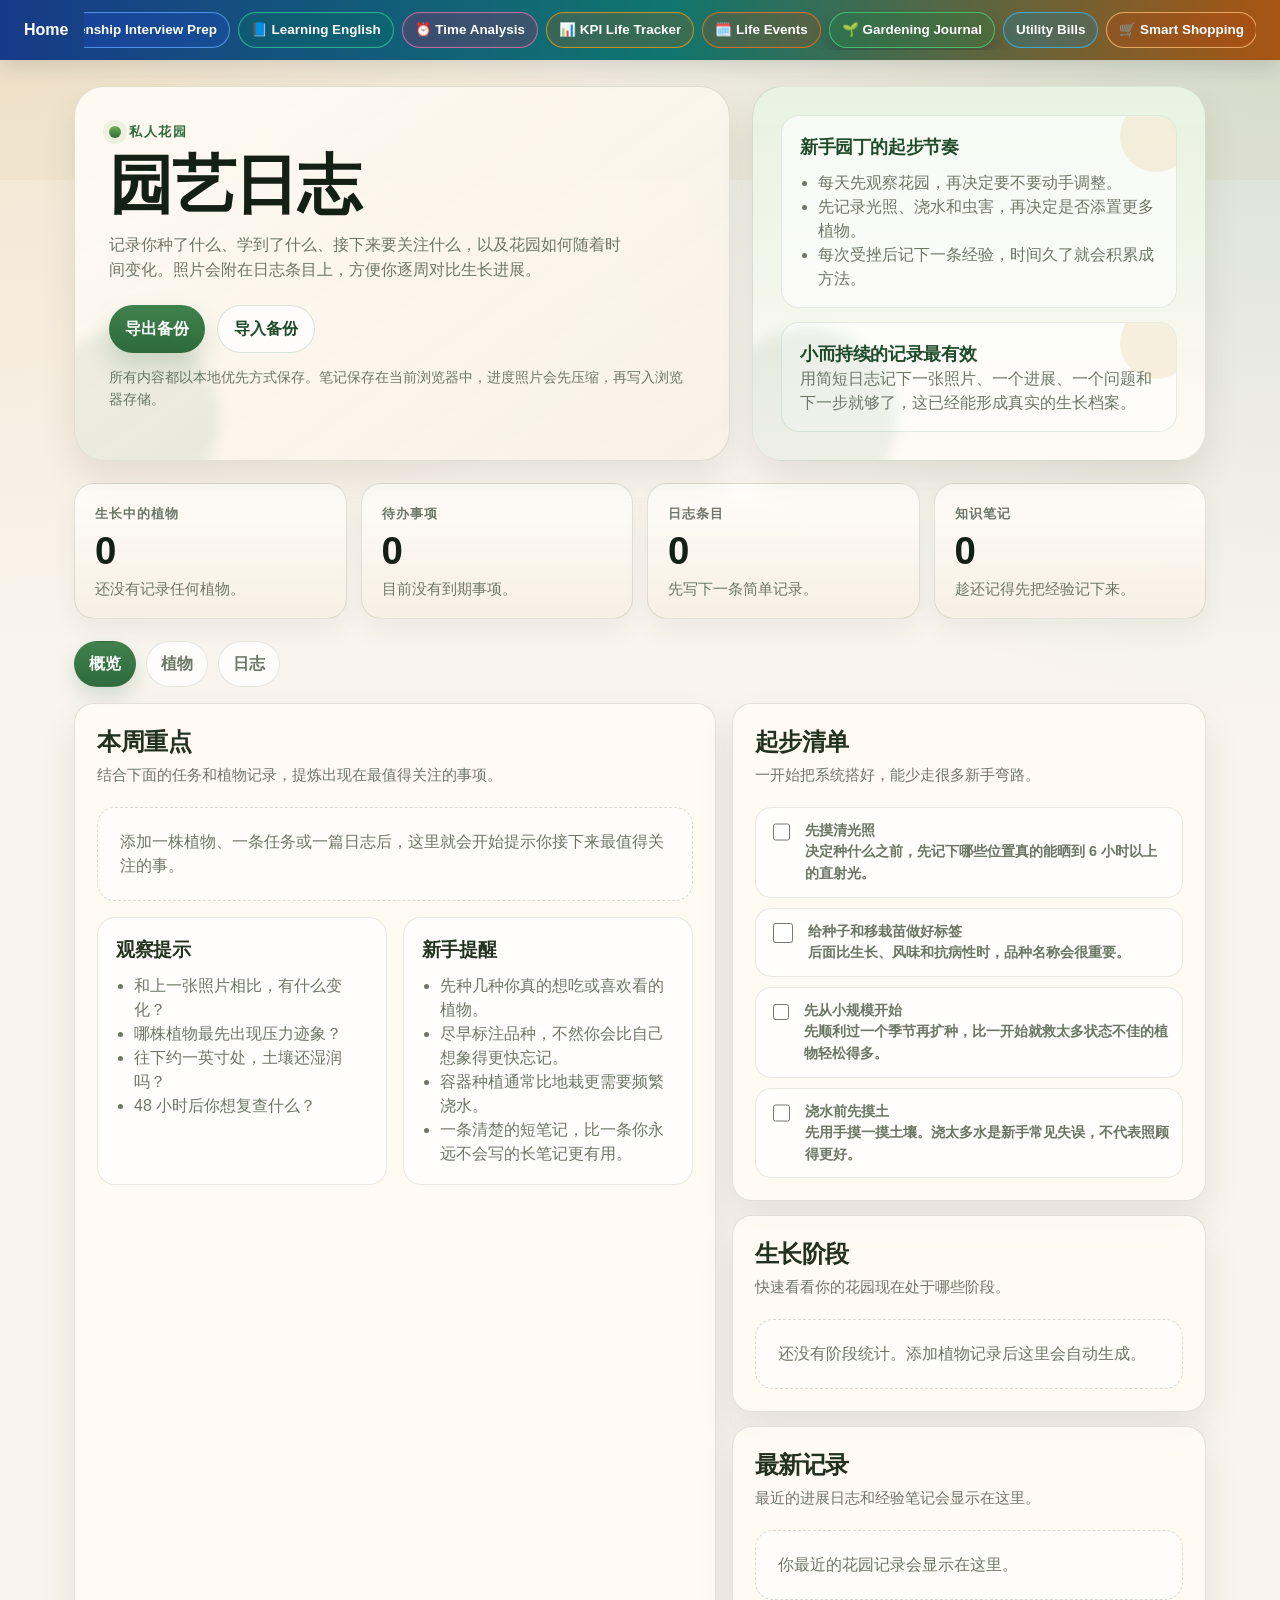
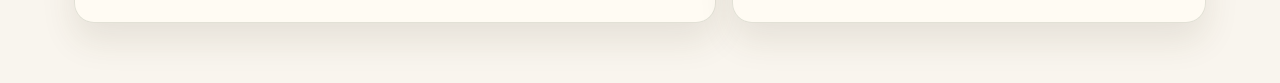
<file: gardening-journal.html>
<!DOCTYPE html>
<html lang="zh-CN">
<head>
<meta charset="UTF-8" />
<meta name="viewport" content="width=device-width, initial-scale=1.0" />
<title>园艺日志</title>
<link rel="stylesheet" href="assets/site-nav.css?v=20260809-smart-shopping" />
<script src="assets/site-nav.js?v=20260817-remove-day-one" defer></script>
<style>
  :root {
    --bg: #f6f2ea;
    --surface: rgba(255, 251, 244, 0.92);
    --surface-strong: #fffdf9;
    --surface-soft: #f1eadb;
    --surface-deep: #efe6d3;
    --text: #23311f;
    --muted: #6d7766;
    --border: rgba(97, 109, 82, 0.18);
    --shadow: 0 18px 34px rgba(71, 61, 34, 0.1);
    --green: #2f6b3c;
    --green-deep: #1f4b2a;
    --green-soft: #e6f2df;
    --gold: #d4993b;
    --gold-soft: #fff0d5;
    --rose: #bb6f66;
    --rose-soft: #fde9e5;
    --blue: #5a7e92;
    --blue-soft: #e8f1f6;
    --ink: #142013;
    --danger: #a43d2b;
    --danger-soft: #fde8e4;
    --radius: 20px;
    --radius-sm: 14px;
  }

  * {
    box-sizing: border-box;
  }

  [hidden] {
    display: none !important;
  }

  body {
    margin: 0;
    color: var(--text);
    font-family: "Avenir Next", "Segoe UI", sans-serif;
    line-height: 1.5;
    background:
      radial-gradient(circle at top left, rgba(212, 153, 59, 0.18), transparent 32%),
      radial-gradient(circle at top right, rgba(47, 107, 60, 0.16), transparent 34%),
      linear-gradient(180deg, #f4efe3 0 180px, #f9f5ee 180px 100%);
  }

  button,
  input,
  select,
  textarea {
    font: inherit;
  }

  button {
    border: 0;
    cursor: pointer;
  }

  img {
    display: block;
    max-width: 100%;
  }

  main {
    max-width: 1180px;
    margin: 0 auto;
    padding: 26px 24px 60px;
  }

  .hero {
    display: grid;
    grid-template-columns: minmax(0, 1.3fr) minmax(320px, 0.9fr);
    gap: 22px;
    align-items: stretch;
    margin-bottom: 22px;
  }

  .hero-copy,
  .hero-side {
    position: relative;
    overflow: hidden;
    border: 1px solid var(--border);
    border-radius: 30px;
    background: linear-gradient(145deg, rgba(255, 251, 244, 0.95), rgba(247, 241, 228, 0.9));
    box-shadow: var(--shadow);
  }

  .hero-copy {
    padding: 34px 34px 28px;
  }

  .hero-copy::after,
  .hero-side::after {
    content: "";
    position: absolute;
    inset: auto auto -48px -36px;
    width: 180px;
    height: 180px;
    border-radius: 50%;
    background: rgba(47, 107, 60, 0.08);
    filter: blur(6px);
    pointer-events: none;
  }

  .hero-side {
    padding: 28px;
    background:
      linear-gradient(180deg, rgba(230, 242, 223, 0.92), rgba(255, 251, 244, 0.94)),
      var(--surface);
  }

  .eyebrow {
    display: inline-flex;
    align-items: center;
    gap: 8px;
    margin-bottom: 14px;
    color: var(--green);
    font-size: 0.82rem;
    font-weight: 800;
    letter-spacing: 0.12em;
    text-transform: uppercase;
  }

  .eyebrow::before {
    content: "";
    width: 12px;
    height: 12px;
    border-radius: 50%;
    background: linear-gradient(180deg, #72ad55, #2f6b3c);
    box-shadow: 0 0 0 6px rgba(114, 173, 85, 0.12);
  }

  h1,
  h2,
  h3,
  h4,
  p {
    margin: 0;
  }

  h1,
  h2,
  h3 {
    font-family: "Iowan Old Style", "Palatino Linotype", Georgia, serif;
    letter-spacing: -0.02em;
  }

  h1 {
    max-width: 12ch;
    font-size: clamp(2.5rem, 5vw, 4.1rem);
    line-height: 0.94;
    color: var(--ink);
  }

  .hero-text {
    max-width: 58ch;
    margin-top: 16px;
    color: var(--muted);
    font-size: 1.02rem;
  }

  .hero-actions {
    display: flex;
    gap: 12px;
    flex-wrap: wrap;
    margin-top: 24px;
  }

  .storage-note {
    margin-top: 14px;
    color: var(--muted);
    font-size: 0.9rem;
  }

  .field-hint {
    margin: 0;
    color: var(--muted);
    font-size: 0.82rem;
    line-height: 1.45;
  }

  .btn {
    min-height: 46px;
    padding: 11px 16px;
    border-radius: 999px;
    font-weight: 700;
    transition: transform 160ms ease, box-shadow 160ms ease, background 160ms ease;
  }

  .btn:hover {
    transform: translateY(-1px);
  }

  .btn-primary {
    background: linear-gradient(180deg, #3f814d, #2f6b3c);
    color: #ffffff;
    box-shadow: 0 12px 24px rgba(47, 107, 60, 0.18);
  }

  .btn-secondary {
    background: rgba(255, 255, 255, 0.78);
    color: var(--green-deep);
    border: 1px solid rgba(47, 107, 60, 0.18);
  }

  .btn-ghost {
    background: transparent;
    color: var(--muted);
    border: 1px solid rgba(97, 109, 82, 0.18);
  }

  .hero-grid {
    display: grid;
    gap: 14px;
  }

  .micro-card {
    position: relative;
    overflow: hidden;
    padding: 18px 18px 16px;
    border: 1px solid rgba(47, 107, 60, 0.12);
    border-radius: 18px;
    background: rgba(255, 255, 255, 0.62);
  }

  .micro-card::after {
    content: "";
    position: absolute;
    top: -16px;
    right: -16px;
    width: 72px;
    height: 72px;
    border-radius: 50%;
    background: rgba(212, 153, 59, 0.14);
  }

  .micro-card h3 {
    position: relative;
    z-index: 1;
    font-size: 1.1rem;
    color: var(--green-deep);
  }

  .micro-card p,
  .micro-card li {
    position: relative;
    z-index: 1;
    color: var(--muted);
  }

  .micro-card ul {
    margin: 10px 0 0;
    padding-left: 18px;
  }

  .summary-grid {
    display: grid;
    grid-template-columns: repeat(4, minmax(0, 1fr));
    gap: 14px;
    margin-bottom: 20px;
  }

  .summary-card {
    padding: 20px 20px 18px;
    border: 1px solid var(--border);
    border-radius: var(--radius);
    background: linear-gradient(180deg, rgba(255, 253, 249, 0.96), rgba(246, 239, 226, 0.92));
    box-shadow: 0 12px 24px rgba(71, 61, 34, 0.06);
  }

  .summary-card .label {
    margin-bottom: 8px;
    color: var(--muted);
    font-size: 0.82rem;
    font-weight: 800;
    letter-spacing: 0.08em;
    text-transform: uppercase;
  }

  .summary-card .value {
    font-size: clamp(1.7rem, 3vw, 2.4rem);
    line-height: 1;
    font-weight: 800;
    color: var(--ink);
  }

  .summary-card .subtext {
    margin-top: 8px;
    color: var(--muted);
    font-size: 0.92rem;
  }

  .panel {
    border: 1px solid var(--border);
    border-radius: var(--radius);
    background: var(--surface);
    box-shadow: var(--shadow);
  }

  .panel-head {
    display: flex;
    align-items: flex-start;
    justify-content: space-between;
    gap: 12px;
    padding: 20px 22px 0;
  }

  .panel-head p {
    margin-top: 4px;
    color: var(--muted);
    font-size: 0.94rem;
  }

  .panel-head-actions {
    display: flex;
    align-items: flex-start;
    gap: 12px;
  }

  .panel-filter {
    min-width: min(260px, 100%);
  }

  .panel-filter label {
    display: block;
    margin-bottom: 6px;
  }

  .panel-filter select {
    min-width: 220px;
  }

  .filter-inline {
    display: grid;
    grid-template-columns: minmax(0, 1fr) 96px;
    gap: 10px;
  }

  .filter-inline input,
  .filter-inline select {
    min-width: 0;
  }

  .panel-body {
    padding: 20px 22px 22px;
  }

  .overview-grid {
    display: grid;
    grid-template-columns: minmax(0, 1.15fr) minmax(0, 0.85fr);
    gap: 16px;
  }

  .focus-list,
  .starter-list,
  .stage-list,
  .compact-list {
    display: grid;
    gap: 10px;
  }

  .compact-item,
  .focus-item,
  .stage-item {
    display: flex;
    align-items: center;
    justify-content: space-between;
    gap: 10px;
    padding: 13px 14px;
    border: 1px solid rgba(97, 109, 82, 0.16);
    border-radius: 16px;
    background: rgba(255, 255, 255, 0.68);
  }

  .focus-item strong,
  .compact-item strong,
  .stage-item strong {
    display: block;
    color: var(--ink);
  }

  .focus-item small,
  .compact-item small,
  .stage-item small {
    color: var(--muted);
  }

  .tag,
  .badge {
    display: inline-flex;
    align-items: center;
    gap: 6px;
    padding: 6px 10px;
    border-radius: 999px;
    font-size: 0.82rem;
    font-weight: 700;
  }

  .tag {
    background: var(--green-soft);
    color: var(--green-deep);
  }

  .badge {
    background: var(--gold-soft);
    color: #8b5a0a;
  }

  .badge.overdue {
    background: var(--danger-soft);
    color: var(--danger);
  }

  .page-tabs {
    display: flex;
    gap: 10px;
    flex-wrap: wrap;
    margin: 22px 0 16px;
  }

  .page-tab {
    min-height: 44px;
    padding: 10px 14px;
    border-radius: 999px;
    background: rgba(255, 255, 255, 0.76);
    color: var(--muted);
    border: 1px solid rgba(97, 109, 82, 0.16);
    font-weight: 700;
  }

  .page-tab.active {
    background: linear-gradient(180deg, #3f814d, #2f6b3c);
    color: #ffffff;
    box-shadow: 0 10px 20px rgba(47, 107, 60, 0.18);
  }

  .tab-panel {
    display: none;
  }

  .tab-panel.active {
    display: block;
  }

  .content-grid {
    display: grid;
    grid-template-columns: minmax(320px, 0.9fr) minmax(0, 1.1fr);
    gap: 16px;
  }

  #tab-journal .content-grid {
    grid-template-columns: 1fr;
  }

  .journal-layout {
    display: grid;
    grid-template-columns: minmax(0, 1.16fr) minmax(280px, 0.72fr);
    gap: 16px;
    align-items: start;
  }

  .journal-sidebar-panel {
    position: sticky;
    top: 18px;
  }

  .journal-quick-list {
    display: grid;
    gap: 10px;
  }

  .journal-quick-button {
    width: 100%;
    display: flex;
    align-items: flex-start;
    justify-content: space-between;
    gap: 14px;
    padding: 14px 16px;
    border-radius: 18px;
    border: 1px solid rgba(97, 109, 82, 0.14);
    background: rgba(255, 255, 255, 0.74);
    color: var(--text);
    text-align: left;
    box-shadow: inset 0 1px 0 rgba(255, 255, 255, 0.5);
    transition: transform 160ms ease, border-color 160ms ease, box-shadow 160ms ease, background 160ms ease;
  }

  .journal-quick-button:hover {
    transform: translateY(-1px);
    border-color: rgba(47, 107, 60, 0.24);
    box-shadow: 0 14px 26px rgba(71, 61, 34, 0.08);
  }

  .journal-quick-button.active {
    border-color: rgba(47, 107, 60, 0.28);
    background: linear-gradient(180deg, rgba(230, 242, 223, 0.96), rgba(255, 251, 244, 0.94));
    box-shadow: 0 16px 28px rgba(47, 107, 60, 0.12);
  }

  .journal-quick-copy {
    display: grid;
    gap: 4px;
  }

  .journal-quick-copy strong {
    color: var(--ink);
  }

  .journal-quick-copy small {
    color: var(--muted);
    font-size: 0.82rem;
    line-height: 1.45;
  }

  .journal-quick-button.active .journal-quick-copy small {
    color: rgba(31, 75, 42, 0.86);
  }

  .journal-quick-count {
    display: inline-flex;
    align-items: center;
    justify-content: center;
    min-width: 40px;
    padding: 7px 11px;
    border-radius: 999px;
    background: rgba(47, 107, 60, 0.1);
    color: var(--green-deep);
    font-size: 0.84rem;
    font-weight: 800;
    white-space: nowrap;
  }

  .journal-quick-button.active .journal-quick-count {
    background: rgba(47, 107, 60, 0.18);
  }

  .journal-quick-note {
    grid-column: 1 / -1;
  }

  .plant-stack {
    display: grid;
    gap: 16px;
  }

  .plant-list-head {
    align-items: flex-end;
    gap: 16px;
  }

  .plant-list-head > div:first-child {
    flex: 0 1 360px;
  }

  .plant-list-head .panel-head-actions {
    flex: 1 1 460px;
    flex-wrap: wrap;
    align-items: flex-end;
    justify-content: flex-end;
  }

  .plant-list-head .panel-filter {
    flex: 1 1 280px;
    max-width: 460px;
  }

  .plant-list-head .panel-filter label {
    margin-bottom: 8px;
    color: var(--green-deep);
  }

  .plant-list-head .panel-filter select {
    min-width: 0;
    min-height: 54px;
    border-radius: 22px;
    border-color: rgba(47, 107, 60, 0.24);
    background: linear-gradient(180deg, rgba(255, 255, 255, 0.98), rgba(248, 244, 236, 0.94));
    box-shadow: 0 10px 24px rgba(71, 61, 34, 0.08);
  }

  .plant-list-head .panel-filter-temperature {
    flex: 1 1 250px;
    max-width: 320px;
  }

  .plant-list-head .panel-filter-temperature .filter-inline input,
  .plant-list-head .panel-filter-temperature .filter-inline select {
    min-height: 54px;
    border-radius: 22px;
    border-color: rgba(47, 107, 60, 0.24);
    background: linear-gradient(180deg, rgba(255, 255, 255, 0.98), rgba(248, 244, 236, 0.94));
    box-shadow: 0 10px 24px rgba(71, 61, 34, 0.08);
  }

  .filter-note {
    margin-bottom: 14px;
    padding: 12px 14px;
    border: 1px solid rgba(47, 107, 60, 0.14);
    border-radius: 16px;
    background: rgba(230, 242, 223, 0.62);
    color: var(--green-deep);
    font-size: 0.92rem;
  }

  #plantCreateBtn,
  #entryCreateBtn {
    display: inline-flex;
    align-items: center;
    justify-content: center;
    flex: 0 0 auto;
    align-self: flex-end;
    min-height: 54px;
    min-width: 128px;
    padding-inline: 20px;
    white-space: nowrap;
    box-shadow: 0 12px 24px rgba(47, 107, 60, 0.08);
  }

  .field-grid {
    display: grid;
    grid-template-columns: repeat(2, minmax(0, 1fr));
    gap: 12px;
  }

  .field {
    display: grid;
    gap: 6px;
  }

  .editor-toolbar {
    display: flex;
    gap: 6px;
    flex-wrap: wrap;
  }

  .editor-tool-btn {
    display: inline-flex;
    align-items: center;
    justify-content: center;
    width: 34px;
    height: 34px;
    border: 1px solid rgba(97, 109, 82, 0.22);
    border-radius: 8px;
    background: rgba(255, 255, 255, 0.84);
    color: var(--green-deep);
    font-weight: 800;
    line-height: 1;
    box-shadow: 0 8px 16px rgba(71, 61, 34, 0.06);
    transition: border-color 140ms ease, background 140ms ease, transform 140ms ease;
  }

  .editor-tool-btn:hover {
    border-color: rgba(47, 107, 60, 0.36);
    background: var(--green-soft);
    transform: translateY(-1px);
  }

  .editor-tool-btn:focus-visible {
    outline: 3px solid rgba(47, 107, 60, 0.18);
    outline-offset: 2px;
  }

  .editor-tool-btn[data-editor-command="bold"] {
    font-family: Georgia, "Times New Roman", serif;
  }

  .editor-color-btn {
    padding: 0;
  }

  .editor-color-swatch {
    width: 16px;
    height: 16px;
    border: 2px solid rgba(255, 255, 255, 0.92);
    border-radius: 50%;
    box-shadow: 0 0 0 1px rgba(42, 64, 43, 0.18);
    pointer-events: none;
  }

  .editor-rich-preview {
    padding: 11px 13px;
    border: 1px solid rgba(97, 109, 82, 0.16);
    border-radius: 12px;
    background: rgba(230, 242, 223, 0.28);
    color: var(--text);
    font-size: 0.95rem;
    line-height: 1.5;
  }

  .editor-rich-preview p,
  .editor-rich-preview ul {
    margin: 0;
  }

  .editor-rich-preview .bullet-list {
    padding-left: 1.25rem;
  }

  .rich-text-color-green {
    color: #2f6b3c;
  }

  .rich-text-color-blue {
    color: #2f6384;
  }

  .rich-text-color-amber {
    color: #d97706;
  }

  .rich-text-color-red {
    color: #a33b32;
  }

  .rich-text-color-purple {
    color: #6d4b8f;
  }

  .field.full {
    grid-column: 1 / -1;
  }

  .entry-edit-field.is-targeted label,
  .plant-edit-field.is-targeted label {
    color: var(--green-deep);
  }

  .entry-edit-field.is-targeted textarea,
  .plant-edit-field.is-targeted input,
  .plant-edit-field.is-targeted select,
  .plant-edit-field.is-targeted textarea {
    border-color: rgba(47, 107, 60, 0.4);
    background: rgba(230, 242, 223, 0.34);
    box-shadow: 0 0 0 4px rgba(47, 107, 60, 0.08);
  }

  .entry-edit-field.is-muted {
    opacity: 0.68;
  }

  label {
    color: var(--muted);
    font-size: 0.9rem;
    font-weight: 700;
  }

  input,
  select,
  textarea {
    width: 100%;
    padding: 12px 13px;
    border: 1px solid rgba(97, 109, 82, 0.2);
    border-radius: 14px;
    background: rgba(255, 255, 255, 0.9);
    color: var(--text);
    outline: none;
    transition: border-color 140ms ease, box-shadow 140ms ease;
  }

  textarea {
    min-height: 120px;
    resize: vertical;
  }

  input:focus,
  select:focus,
  textarea:focus {
    border-color: rgba(47, 107, 60, 0.48);
    box-shadow: 0 0 0 4px rgba(47, 107, 60, 0.1);
  }

  .form-actions {
    display: flex;
    gap: 10px;
    flex-wrap: wrap;
    margin-top: 16px;
  }

  .status-text {
    min-height: 22px;
    margin-top: 12px;
    color: var(--muted);
    font-size: 0.9rem;
  }

  .status-text.success {
    color: var(--green-deep);
  }

  .status-text.error {
    color: var(--danger);
  }

  .empty-state {
    padding: 22px;
    border: 1px dashed rgba(97, 109, 82, 0.24);
    border-radius: 18px;
    background: rgba(255, 255, 255, 0.56);
    color: var(--muted);
  }

  .card-stack {
    display: grid;
    gap: 14px;
  }

  .record-card {
    padding: 18px;
    border: 1px solid rgba(97, 109, 82, 0.16);
    border-radius: 18px;
    background: rgba(255, 255, 255, 0.78);
  }

  .plant-card {
    background:
      linear-gradient(180deg, rgba(255, 255, 255, 0.94), rgba(249, 245, 236, 0.94));
    box-shadow: 0 16px 30px rgba(71, 61, 34, 0.06);
  }

  .record-header {
    display: flex;
    align-items: flex-start;
    justify-content: space-between;
    gap: 10px;
    margin-bottom: 12px;
  }

  .record-header h4 {
    font-size: 1.1rem;
    color: var(--ink);
  }

  .meta-line {
    display: flex;
    gap: 8px;
    flex-wrap: wrap;
    margin-bottom: 10px;
  }

  .chip {
    display: inline-flex;
    align-items: center;
    gap: 6px;
    padding: 6px 10px;
    border-radius: 999px;
    background: rgba(230, 242, 223, 0.9);
    color: var(--green-deep);
    font-size: 0.82rem;
    font-weight: 700;
  }

  .chip.alt {
    background: rgba(232, 241, 246, 0.9);
    color: #446475;
  }

  .chip.days-count {
    background: var(--gold-soft);
    color: #8b5a0a;
  }

  .chip.warm {
    background: rgba(255, 240, 213, 0.92);
    color: #8b5a0a;
  }

  .record-card p {
    color: var(--muted);
  }

  .plant-variety {
    margin: 0;
    padding: 10px 12px;
    border-radius: 14px;
    background: rgba(241, 234, 219, 0.82);
    color: var(--green-deep);
    font-weight: 600;
  }

  .plant-detail-shell {
    display: grid;
    gap: 12px;
    margin-top: 12px;
  }

  .plant-detail-tabs {
    display: flex;
    gap: 8px;
    overflow-x: auto;
    padding-bottom: 2px;
    scrollbar-width: thin;
  }

  .plant-detail-tab {
    flex: 0 0 auto;
    min-height: 38px;
    padding: 8px 12px;
    border-radius: 999px;
    border: 1px solid rgba(97, 109, 82, 0.16);
    background: rgba(255, 255, 255, 0.82);
    color: var(--muted);
    font-size: 0.82rem;
    font-weight: 700;
    white-space: nowrap;
    transition: background 160ms ease, color 160ms ease, border-color 160ms ease, box-shadow 160ms ease;
  }

  .plant-detail-tab.active {
    border-color: rgba(47, 107, 60, 0.24);
    background: linear-gradient(180deg, rgba(255, 255, 255, 0.98), rgba(241, 234, 219, 0.94));
    color: var(--green-deep);
    box-shadow: 0 10px 18px rgba(71, 61, 34, 0.08);
  }

  .plant-detail-panel {
    position: relative;
    overflow: hidden;
    display: grid;
    gap: 10px;
    min-height: 100%;
    padding: 16px;
    border-radius: 18px;
    border: 1px solid rgba(97, 109, 82, 0.1);
    background: linear-gradient(180deg, rgba(255, 255, 255, 0.78), rgba(255, 255, 255, 0.92));
    box-shadow: inset 0 1px 0 rgba(255, 255, 255, 0.45);
  }

  .plant-detail-panel::after {
    content: "";
    position: absolute;
    top: -18px;
    right: -18px;
    width: 72px;
    height: 72px;
    border-radius: 50%;
    background: rgba(255, 255, 255, 0.46);
    pointer-events: none;
  }

  .plant-detail-card-overview {
    background: linear-gradient(180deg, rgba(244, 236, 222, 0.94), rgba(255, 255, 255, 0.94));
  }

  .plant-detail-card-size {
    background: linear-gradient(180deg, rgba(230, 242, 223, 0.94), rgba(255, 255, 255, 0.92));
  }

  .plant-detail-card-sunlight {
    background: linear-gradient(180deg, rgba(255, 244, 211, 0.92), rgba(255, 255, 255, 0.92));
  }

  .plant-detail-card-temperature {
    background: linear-gradient(180deg, rgba(253, 232, 223, 0.94), rgba(255, 255, 255, 0.92));
  }

  .plant-detail-card-watering {
    background: linear-gradient(180deg, rgba(232, 241, 246, 0.96), rgba(255, 255, 255, 0.92));
  }

  .plant-detail-panel.plant-detail-card-watering .bullet-list {
    color: #446475;
  }

  .plant-detail-card-soil {
    background: linear-gradient(180deg, rgba(230, 242, 223, 0.94), rgba(255, 255, 255, 0.92));
  }

  .plant-detail-card-feeding {
    background: linear-gradient(180deg, rgba(244, 236, 222, 0.94), rgba(255, 255, 255, 0.92));
  }

  .plant-detail-card-pruning {
    background: linear-gradient(180deg, rgba(244, 232, 239, 0.94), rgba(255, 255, 255, 0.92));
  }

  .plant-detail-card-flower-color {
    background: linear-gradient(180deg, rgba(255, 244, 211, 0.94), rgba(255, 255, 255, 0.92));
  }

  .plant-detail-card-harvest {
    background: linear-gradient(180deg, rgba(255, 241, 214, 0.94), rgba(255, 255, 255, 0.92));
  }

  .plant-detail-card-common-questions {
    background: linear-gradient(180deg, rgba(232, 241, 246, 0.94), rgba(255, 255, 255, 0.92));
  }

  .plant-detail-card-diseases {
    background: linear-gradient(180deg, rgba(253, 232, 223, 0.94), rgba(255, 255, 255, 0.92));
  }

  .plant-detail-card-pests {
    background: linear-gradient(180deg, rgba(255, 241, 214, 0.94), rgba(255, 255, 255, 0.92));
  }

  .plant-detail-card-other-animals {
    background: linear-gradient(180deg, rgba(230, 242, 223, 0.94), rgba(255, 255, 255, 0.92));
  }

  .plant-detail-card-journal {
    background: linear-gradient(180deg, rgba(247, 241, 228, 0.94), rgba(255, 255, 255, 0.94));
  }

  .plant-detail-panel h5 {
    margin: 0 0 6px;
    color: var(--ink);
    font-size: 0.88rem;
    font-weight: 800;
    letter-spacing: 0.06em;
    text-transform: uppercase;
  }

  .plant-detail-panel .fact-line {
    color: var(--ink);
    font-weight: 400;
  }

  .plant-detail-panel p {
    margin: 0;
  }

  .plant-detail-panel .bullet-list,
  .journal-copy .bullet-list {
    margin: 0;
    padding-left: 1.2rem;
    display: grid;
    gap: 6px;
    color: var(--muted);
  }

  .plant-detail-panel .bullet-list li::marker,
  .journal-copy .bullet-list li::marker {
    color: var(--green-deep);
  }

  .plant-detail-panel .detail-note {
    margin-top: 8px;
  }

  .plant-fact-grid {
    display: grid;
    grid-template-columns: repeat(2, minmax(0, 1fr));
    gap: 10px;
  }

  .plant-fact {
    padding: 12px 14px;
    border-radius: 14px;
    border: 1px solid rgba(97, 109, 82, 0.12);
    background: rgba(255, 255, 255, 0.72);
  }

  .plant-fact-label {
    display: block;
    margin-bottom: 4px;
    color: var(--muted);
    font-size: 0.78rem;
    font-weight: 800;
    letter-spacing: 0.04em;
    text-transform: uppercase;
  }

  .plant-fact-value {
    margin: 0;
    color: var(--ink);
    font-weight: 700;
  }

  .record-actions {
    display: flex;
    gap: 10px;
    flex-wrap: wrap;
    margin-top: 14px;
  }

  .plant-card .record-actions {
    margin-top: 4px;
  }

  .plant-card .record-header {
    align-items: flex-start;
  }

  .plant-card .plant-header-meta {
    text-align: right;
  }

  .plant-card .plant-header-meta h4 {
    font-weight: 400;
  }

  .plant-card .plant-header-meta .meta-line {
    justify-content: flex-end;
  }

  .link-btn {
    background: transparent;
    color: var(--green-deep);
    padding: 0;
    font-weight: 700;
  }

  .plant-card .link-btn[data-view-plant-journal] {
    color: #2f6384;
  }

  .link-btn.danger {
    color: var(--danger);
  }

  .task-toggle {
    min-height: 38px;
    padding: 9px 12px;
    border-radius: 999px;
    background: rgba(255, 255, 255, 0.74);
    border: 1px solid rgba(97, 109, 82, 0.16);
    color: var(--green-deep);
    font-weight: 700;
  }

  .task-toggle.done {
    background: var(--green-soft);
  }

  .checklist {
    display: grid;
    gap: 10px;
  }

  .check-row {
    display: flex;
    gap: 12px;
    align-items: flex-start;
    padding: 12px 13px;
    border-radius: 16px;
    background: rgba(255, 255, 255, 0.72);
    border: 1px solid rgba(97, 109, 82, 0.14);
  }

  .check-row input[type="checkbox"] {
    width: 20px;
    height: 20px;
    margin-top: 2px;
    accent-color: var(--green);
  }

  .check-row strong {
    display: block;
  }

  .photo-queue,
  .photo-grid {
    display: grid;
    grid-template-columns: repeat(auto-fit, minmax(120px, 1fr));
    gap: 10px;
  }

  .photo-tile {
    position: relative;
    overflow: hidden;
    aspect-ratio: 1 / 1;
    border-radius: 16px;
    border: 1px solid rgba(97, 109, 82, 0.14);
    background: rgba(255, 255, 255, 0.8);
  }

  .photo-tile img {
    width: 100%;
    height: 100%;
    object-fit: cover;
  }

  .photo-caption {
    margin-top: 6px;
    color: var(--muted);
    font-size: 0.78rem;
    word-break: break-word;
  }

  .photo-remove {
    position: absolute;
    top: 8px;
    right: 8px;
    width: 30px;
    height: 30px;
    border-radius: 50%;
    background: rgba(20, 32, 19, 0.74);
    color: #ffffff;
    font-weight: 700;
  }

  .journal-copy {
    display: grid;
    gap: 12px;
    grid-template-columns: repeat(auto-fit, minmax(220px, 1fr));
    align-items: stretch;
  }

  .record-card .journal-copy {
    grid-template-columns: 1fr;
  }

  .journal-copy section {
    position: relative;
    overflow: hidden;
    display: grid;
    gap: 8px;
    min-height: 100%;
    padding: 16px;
    border-radius: 18px;
    border: 1px solid rgba(97, 109, 82, 0.1);
    background: linear-gradient(180deg, rgba(255, 255, 255, 0.78), rgba(255, 255, 255, 0.92));
    box-shadow: inset 0 1px 0 rgba(255, 255, 255, 0.45);
  }

  .journal-copy section::after {
    content: "";
    position: absolute;
    top: -18px;
    right: -18px;
    width: 72px;
    height: 72px;
    border-radius: 50%;
    background: rgba(255, 255, 255, 0.46);
    pointer-events: none;
  }

  .journal-copy section > * {
    position: relative;
    z-index: 1;
  }

  .journal-section-head {
    display: flex;
    align-items: flex-start;
    justify-content: space-between;
    gap: 12px;
  }

  .journal-section-head h5 {
    margin: 0;
  }

  .section-link-btn {
    padding: 0;
    background: transparent;
    color: var(--green-deep);
    font-size: 0.82rem;
    font-weight: 700;
    white-space: nowrap;
  }

  .journal-copy .plant-detail-wide {
    grid-column: 1 / -1;
  }

  .journal-copy .plant-detail-card-sunlight {
    background: linear-gradient(180deg, rgba(255, 244, 211, 0.92), rgba(255, 255, 255, 0.92));
  }

  .journal-copy .plant-detail-card-size {
    background: linear-gradient(180deg, rgba(230, 242, 223, 0.94), rgba(255, 255, 255, 0.92));
  }

  .journal-copy .plant-detail-card-temperature {
    background: linear-gradient(180deg, rgba(253, 232, 223, 0.94), rgba(255, 255, 255, 0.92));
  }

  .journal-copy .plant-detail-card-watering {
    background: linear-gradient(180deg, rgba(232, 241, 246, 0.96), rgba(255, 255, 255, 0.92));
  }

  .journal-copy .plant-detail-card-soil {
    background: linear-gradient(180deg, rgba(230, 242, 223, 0.94), rgba(255, 255, 255, 0.92));
  }

  .journal-copy .plant-detail-card-feeding {
    background: linear-gradient(180deg, rgba(244, 236, 222, 0.94), rgba(255, 255, 255, 0.92));
  }

  .journal-copy .plant-detail-card-pruning {
    background: linear-gradient(180deg, rgba(244, 232, 239, 0.94), rgba(255, 255, 255, 0.92));
  }

  .journal-copy .plant-detail-card-flower-color {
    background: linear-gradient(180deg, rgba(255, 244, 211, 0.94), rgba(255, 255, 255, 0.92));
  }

  .journal-copy .plant-detail-card-harvest {
    background: linear-gradient(180deg, rgba(255, 241, 214, 0.94), rgba(255, 255, 255, 0.92));
  }

  .journal-copy .plant-detail-card-common-questions {
    background: linear-gradient(180deg, rgba(232, 241, 246, 0.94), rgba(255, 255, 255, 0.92));
  }

  .journal-copy .plant-detail-card-diseases {
    background: linear-gradient(180deg, rgba(253, 232, 223, 0.94), rgba(255, 255, 255, 0.92));
  }

  .journal-copy .plant-detail-card-pests {
    background: linear-gradient(180deg, rgba(255, 241, 214, 0.94), rgba(255, 255, 255, 0.92));
  }

  .journal-copy .plant-detail-card-other-animals {
    background: linear-gradient(180deg, rgba(230, 242, 223, 0.94), rgba(255, 255, 255, 0.92));
  }

  .journal-copy .plant-detail-card-journal {
    background: linear-gradient(180deg, rgba(247, 241, 228, 0.94), rgba(255, 255, 255, 0.94));
  }

  .journal-copy h5 {
    margin: 0 0 6px;
    color: var(--ink);
    font-size: 0.88rem;
    font-weight: 800;
    letter-spacing: 0.06em;
    text-transform: uppercase;
  }

  .journal-copy .fact-line {
    color: var(--ink);
    font-weight: 400;
  }

  .journal-copy p {
    margin: 0;
  }

  .journal-copy .detail-note {
    margin-top: 8px;
  }

  .plant-journal-preview {
    display: grid;
    gap: 10px;
  }

  .plant-journal-item {
    padding: 12px 14px;
    border-radius: 16px;
    border: 1px solid rgba(97, 109, 82, 0.14);
    background: rgba(255, 255, 255, 0.74);
  }

  .plant-journal-item strong {
    display: block;
    margin-bottom: 6px;
    color: var(--ink);
  }

  .plant-journal-item p {
    margin: 0;
  }

  .note-tags {
    display: flex;
    gap: 8px;
    flex-wrap: wrap;
    margin-top: 10px;
  }

  .helper-grid {
    display: grid;
    gap: 16px;
    grid-template-columns: repeat(2, minmax(0, 1fr));
    margin-top: 16px;
  }

  .helper-card {
    padding: 18px;
    border-radius: 18px;
    border: 1px solid rgba(97, 109, 82, 0.14);
    background: rgba(255, 255, 255, 0.72);
  }

  .helper-card ul {
    margin: 10px 0 0;
    padding-left: 18px;
    color: var(--muted);
  }

  .toast {
    position: fixed;
    right: 18px;
    bottom: 18px;
    max-width: 320px;
    padding: 14px 16px;
    border-radius: 16px;
    background: rgba(20, 32, 19, 0.92);
    color: #ffffff;
    box-shadow: 0 18px 34px rgba(20, 32, 19, 0.22);
    opacity: 0;
    transform: translateY(14px);
    pointer-events: none;
    transition: opacity 180ms ease, transform 180ms ease;
  }

  .toast.show {
    opacity: 1;
    transform: translateY(0);
  }

  @media (max-width: 1080px) {
    .hero,
    .overview-grid,
    .content-grid {
      grid-template-columns: 1fr;
    }

    .journal-layout {
      grid-template-columns: 1fr;
    }

    .journal-sidebar-panel {
      position: static;
    }

    .summary-grid {
      grid-template-columns: repeat(2, minmax(0, 1fr));
    }
  }

  @media (max-width: 860px) {
    .plant-list-head,
    .plant-list-head .panel-head-actions {
      align-items: stretch;
    }

    .plant-list-head .panel-head-actions {
      width: 100%;
      justify-content: flex-start;
    }

    .plant-list-head .panel-filter {
      max-width: none;
    }

    #plantCreateBtn,
    #entryCreateBtn {
      align-self: stretch;
    }
  }

  @media (max-width: 720px) {
    main {
      padding: 18px 16px 44px;
    }

    .hero-copy,
    .hero-side {
      padding: 24px 20px 22px;
      border-radius: 24px;
    }

    .summary-grid,
    .helper-grid,
    .field-grid,
    .journal-copy,
    .plant-fact-grid {
      grid-template-columns: 1fr;
    }

    .panel-head,
    .panel-body {
      padding-left: 18px;
      padding-right: 18px;
    }

    .panel-head-actions,
    .panel-filter,
    .panel-filter select {
      width: 100%;
    }

    .plant-list-head .panel-head-actions {
      flex-direction: column;
      justify-content: flex-start;
    }

    #plantCreateBtn,
    #entryCreateBtn {
      width: 100%;
      min-width: 0;
    }

    .record-header {
      flex-direction: column;
    }

    .plant-detail-tabs {
      padding-bottom: 4px;
    }
  }
</style>
</head>
<body>
<site-nav active-page="gardening"></site-nav>

<main>
  <section class="hero">
    <div class="hero-copy">
      <div class="eyebrow">私人花园</div>
      <h1>园艺日志</h1>
      <p class="hero-text">记录你种了什么、学到了什么、接下来要关注什么，以及花园如何随着时间变化。照片会附在日志条目上，方便你逐周对比生长进展。</p>
      <div class="hero-actions">
        <button class="btn btn-primary" id="exportBackupBtn" type="button">导出备份</button>
        <button class="btn btn-secondary" id="importBackupBtn" type="button">导入备份</button>
        <input id="importBackupInput" type="file" accept="application/json" hidden />
      </div>
      <p class="storage-note">所有内容都以本地优先方式保存。笔记保存在当前浏览器中，进度照片会先压缩，再写入浏览器存储。</p>
    </div>
    <div class="hero-side">
      <div class="hero-grid">
        <div class="micro-card">
          <h3>新手园丁的起步节奏</h3>
          <ul>
            <li>每天先观察花园，再决定要不要动手调整。</li>
            <li>先记录光照、浇水和虫害，再决定是否添置更多植物。</li>
            <li>每次受挫后记下一条经验，时间久了就会积累成方法。</li>
          </ul>
        </div>
        <div class="micro-card">
          <h3>小而持续的记录最有效</h3>
          <p>用简短日志记下一张照片、一个进展、一个问题和下一步就够了，这已经能形成真实的生长档案。</p>
        </div>
      </div>
    </div>
  </section>

  <section class="summary-grid" aria-label="花园概览">
    <article class="summary-card">
      <div class="label">生长中的植物</div>
      <div class="value" id="summaryPlantCount">0</div>
      <div class="subtext" id="summaryPlantSubtext">还没有记录任何植物。</div>
    </article>
    <article class="summary-card">
      <div class="label">待办事项</div>
      <div class="value" id="summaryTaskCount">0</div>
      <div class="subtext" id="summaryTaskSubtext">目前没有到期事项。</div>
    </article>
    <article class="summary-card">
      <div class="label">日志条目</div>
      <div class="value" id="summaryEntryCount">0</div>
      <div class="subtext" id="summaryEntrySubtext">先写下一条简单记录。</div>
    </article>
    <article class="summary-card">
      <div class="label">知识笔记</div>
      <div class="value" id="summaryNoteCount">0</div>
      <div class="subtext" id="summaryNoteSubtext">趁还记得先把经验记下来。</div>
    </article>
  </section>

  <div class="page-tabs" role="tablist" aria-label="园艺日志分区">
    <button class="page-tab active" type="button" data-tab="overview" aria-selected="true">概览</button>
    <button class="page-tab" type="button" data-tab="plants" aria-selected="false">植物</button>
    <button class="page-tab" type="button" data-tab="journal" aria-selected="false">日志</button>
  </div>

  <section class="tab-panel active" id="tab-overview" role="tabpanel" aria-label="概览">
    <div class="overview-grid">
      <article class="panel">
        <div class="panel-head">
          <div>
            <h2>本周重点</h2>
            <p>结合下面的任务和植物记录，提炼出现在最值得关注的事项。</p>
          </div>
        </div>
        <div class="panel-body">
          <div class="focus-list" id="overviewFocusList"></div>
          <div class="helper-grid">
            <div class="helper-card">
              <h3>观察提示</h3>
              <ul>
                <li>和上一张照片相比，有什么变化？</li>
                <li>哪株植物最先出现压力迹象？</li>
                <li>往下约一英寸处，土壤还湿润吗？</li>
                <li>48 小时后你想复查什么？</li>
              </ul>
            </div>
            <div class="helper-card">
              <h3>新手提醒</h3>
              <ul>
                <li>先种几种你真的想吃或喜欢看的植物。</li>
                <li>尽早标注品种，不然你会比自己想象得更快忘记。</li>
                <li>容器种植通常比地栽更需要频繁浇水。</li>
                <li>一条清楚的短笔记，比一条你永远不会写的长笔记更有用。</li>
              </ul>
            </div>
          </div>
        </div>
      </article>

      <div class="card-stack">
        <article class="panel">
          <div class="panel-head">
            <div>
              <h2>起步清单</h2>
              <p>一开始把系统搭好，能少走很多新手弯路。</p>
            </div>
          </div>
          <div class="panel-body">
            <div class="checklist" id="starterChecklist"></div>
          </div>
        </article>

        <article class="panel">
          <div class="panel-head">
            <div>
              <h2>生长阶段</h2>
              <p>快速看看你的花园现在处于哪些阶段。</p>
            </div>
          </div>
          <div class="panel-body">
            <div class="stage-list" id="overviewStageList"></div>
          </div>
        </article>

        <article class="panel">
          <div class="panel-head">
            <div>
              <h2>最新记录</h2>
              <p>最近的进展日志和经验笔记会显示在这里。</p>
            </div>
          </div>
          <div class="panel-body">
            <div class="compact-list" id="overviewLatestList"></div>
          </div>
        </article>
      </div>
    </div>
  </section>

  <section class="tab-panel" id="tab-plants" role="tabpanel" aria-label="植物">
    <div class="plant-stack">
      <article class="panel" id="plantComposerPanel" hidden>
        <div class="panel-head">
          <div>
            <h2 id="plantComposerTitle">新增植物</h2>
            <p id="plantComposerDescription">只在你要新增或编辑植物时打开这个表单，避免它长期占据植物列表的空间。</p>
          </div>
        </div>
        <div class="panel-body">
          <form id="plantForm" autocomplete="off">
            <div class="field-grid">
              <div class="field plant-edit-field" data-plant-edit-section="overview">
                <label for="plantName">植物名称</label>
                <input id="plantName" name="plantName" type="text" list="plantNameSuggestions" required />
                <datalist id="plantNameSuggestions"></datalist>
              </div>
              <div class="field plant-edit-field" data-plant-edit-section="overview">
                <label for="plantCategory">类型</label>
                <select id="plantCategory" name="plantCategory">
                  <option value="Vegetable">蔬菜</option>
                  <option value="Flower">花卉</option>
                  <option value="Herb">香草</option>
                  <option value="Fruit">水果</option>
                  <option value="Houseplant">室内植物</option>
                  <option value="Other">其他</option>
                </select>
              </div>
              <div class="field plant-edit-field" data-plant-edit-section="overview">
                <label for="plantVariety">品种</label>
                <input id="plantVariety" name="plantVariety" type="text" />
              </div>
              <div class="field plant-edit-field" data-plant-edit-section="overview">
                <label for="plantLocation">位置</label>
                <input id="plantLocation" name="plantLocation" type="text" list="plantLocationSuggestions" />
                <datalist id="plantLocationSuggestions">
                  <option value="南向围栏"></option>
                  <option value="北向围栏"></option>
                  <option value="推拉门"></option>
                </datalist>
              </div>
              <div class="field plant-edit-field" data-plant-edit-section="overview">
                <label for="plantContainer">容器</label>
                <select id="plantContainer" name="plantContainer">
                  <option value="">请选择</option>
                  <option value="种植袋3加仑">种植袋3加仑</option>
                  <option value="种植袋10加仑">种植袋10加仑</option>
                </select>
              </div>
              <div class="field plant-edit-field" data-plant-edit-section="overview">
                <label for="plantStartDate">开始育苗或定植</label>
                <input id="plantStartDate" name="plantStartDate" type="date" />
              </div>
              <div class="field plant-edit-field" data-plant-edit-section="overview">
                <label for="plantStage">当前阶段</label>
                <select id="plantStage" name="plantStage">
                  <option value="Planning">计划中</option>
                  <option value="Sown">已播种</option>
                  <option value="Germinating">发芽中</option>
                  <option value="Seedling">幼苗期</option>
                  <option value="Transplanted">已移栽</option>
                  <option value="Flowering">开花中</option>
                  <option value="Fruiting">结果中</option>
                  <option value="Harvesting">采收中</option>
                  <option value="Finished">已结束</option>
                </select>
              </div>
              <div class="field full plant-edit-field" data-plant-edit-section="size">
                <label for="plantSize">📏 植株大小</label>
                <textarea id="plantSize" name="plantSize" placeholder="高度、株幅、叶片大小或当前生长空间"></textarea>
                <p class="field-hint">点击后会自动插入 • ，按 Enter 新增下一条；也可以每行写一条。</p>
              </div>
              <div class="field plant-edit-field" data-plant-edit-section="temperature">
                <label for="plantTemperature">🌡️ 适宜温度</label>
                <input id="plantTemperature" name="plantTemperatureValue" type="text" autocomplete="off" />
              </div>
              <div class="field plant-edit-field" data-plant-edit-section="sunlight">
                <label for="plantSunlight">☀️ 光照</label>
                <select id="plantSunlight" name="plantSunlight">
                  <option value="">请选择</option>
                  <option value="Full sun">全日照</option>
                  <option value="Part sun">半日照</option>
                  <option value="Bright shade">明亮散射光</option>
                  <option value="Shade">阴凉</option>
                </select>
              </div>
              <div class="field full plant-edit-field" data-plant-edit-section="temperature">
                <label for="plantTemperatureNotes">🌡️ 温度</label>
                <textarea id="plantTemperatureNotes" name="plantTemperatureNotes"></textarea>
                <p class="field-hint">点击后会自动插入 • ，按 Enter 新增下一条；也可以每行写一条。</p>
              </div>
              <div class="field full plant-edit-field" data-plant-edit-section="sunlight">
                <label for="plantSunlightNotes">☀️ 光照</label>
                <textarea id="plantSunlightNotes" name="plantSunlightNotes"></textarea>
                <p class="field-hint">点击后会自动插入 • ，按 Enter 新增下一条；也可以每行写一条。</p>
              </div>
              <div class="field full plant-edit-field" data-plant-edit-section="watering">
                <label for="plantWatering">💧 浇水</label>
                <textarea id="plantWatering" name="plantWatering"></textarea>
                <p class="field-hint">点击后会自动插入 • ，按 Enter 新增下一条；也可以每行写一条。</p>
              </div>
              <div class="field full plant-edit-field" data-plant-edit-section="soil">
                <label for="plantSoil">🌱 土壤</label>
                <textarea id="plantSoil" name="plantSoil"></textarea>
                <p class="field-hint">点击后会自动插入 • ，按 Enter 新增下一条；也可以每行写一条。</p>
              </div>
              <div class="field full plant-edit-field" data-plant-edit-section="feeding">
                <label for="plantNotes">🌿 施肥</label>
                <textarea id="plantNotes" name="plantNotes"></textarea>
                <p class="field-hint">点击后会自动插入 • ，按 Enter 新增下一条；也可以每行写一条。</p>
              </div>
              <div class="field full plant-edit-field" data-plant-edit-section="flowerColor">
                <label for="plantFlowerColor">🎨 花色</label>
                <textarea id="plantFlowerColor" name="plantFlowerColor"></textarea>
                <p class="field-hint">点击后会自动插入 • ，按 Enter 新增下一条；也可以每行写一条。</p>
              </div>
              <div class="field full plant-edit-field" data-plant-edit-section="pruning">
                <label for="plantPruning">✂️ 修剪</label>
                <textarea id="plantPruning" name="plantPruning"></textarea>
                <p class="field-hint">点击后会自动插入 • ，按 Enter 新增下一条；也可以每行写一条。</p>
              </div>
              <div class="field full plant-edit-field" data-plant-edit-section="harvest">
                <label for="plantHarvest">🧺 采收</label>
                <textarea id="plantHarvest" name="plantHarvest"></textarea>
                <p class="field-hint">点击后会自动插入 • ，按 Enter 新增下一条；也可以每行写一条。</p>
              </div>
              <div class="field full plant-edit-field" data-plant-edit-section="commonQuestions">
                <label for="plantCommonQuestions">❓ 常见问题</label>
                <textarea id="plantCommonQuestions" name="plantCommonQuestions"></textarea>
                <p class="field-hint">点击后会自动插入 • ，按 Enter 新增下一条；也可以每行写一条。</p>
              </div>
              <div class="field full plant-edit-field" data-plant-edit-section="diseases">
                <label for="plantDiseases">🦠 病害</label>
                <textarea id="plantDiseases" name="plantDiseases"></textarea>
                <p class="field-hint">点击后会自动插入 • ，按 Enter 新增下一条；也可以每行写一条。</p>
              </div>
              <div class="field full plant-edit-field" data-plant-edit-section="pests">
                <label for="plantPests">🐛 虫害</label>
                <textarea id="plantPests" name="plantPests"></textarea>
                <p class="field-hint">点击后会自动插入 • ，按 Enter 新增下一条；也可以每行写一条。</p>
              </div>
              <div class="field full plant-edit-field" data-plant-edit-section="otherAnimals">
                <label for="plantOtherAnimals">🦌 其他动物</label>
                <textarea id="plantOtherAnimals" name="plantOtherAnimals"></textarea>
                <p class="field-hint">点击后会自动插入 • ，按 Enter 新增下一条；也可以每行写一条。</p>
              </div>
            </div>
            <div class="form-actions">
              <button class="btn btn-primary" type="submit" id="plantSaveBtn">保存植物</button>
              <button class="btn btn-ghost" type="button" id="plantCancelBtn">取消</button>
            </div>
            <p class="storage-note">表单内容会自动保存在这台设备里作为草稿。点击“保存植物”后才会写入正式记录。</p>
            <div class="status-text" id="plantStatusText" aria-live="polite"></div>
          </form>
        </div>
      </article>

      <article class="panel">
        <div class="panel-head plant-list-head">
          <div>
            <h2>已记录植物</h2>
            <p>日常进展写进日志里，植物卡片则作为长期参考。</p>
          </div>
          <div class="panel-head-actions">
            <div class="panel-filter">
              <label for="plantFilterPlantId">选择植物</label>
              <select id="plantFilterPlantId" name="plantFilterPlantId"></select>
            </div>
            <div class="panel-filter panel-filter-temperature">
              <label for="plantFilterTemperature">按温度筛选</label>
              <div class="filter-inline">
                <input id="plantFilterTemperature" name="plantFilterTemperature" type="number" inputmode="decimal" step="0.5" />
                <select id="plantFilterTemperatureUnit" name="plantFilterTemperatureUnit" aria-label="温度单位">
                  <option value="C">°C</option>
                  <option value="F">°F</option>
                </select>
              </div>
            </div>
            <button class="btn btn-secondary" id="plantCreateBtn" type="button" aria-controls="plantComposerPanel" aria-expanded="false">新增植物</button>
          </div>
        </div>
        <div class="panel-body">
          <div class="filter-note" id="plantFilterSummary" hidden></div>
          <div class="card-stack" id="plantList"></div>
        </div>
      </article>
    </div>
  </section>

  <section class="tab-panel" id="tab-tasks" role="tabpanel" aria-label="任务">
    <div class="content-grid">
      <article class="panel">
        <div class="panel-head">
          <div>
            <h2>任务追踪</h2>
            <p>把下一步重要养护事项记下来，不必全靠脑子记。</p>
          </div>
        </div>
        <div class="panel-body">
          <form id="taskForm">
            <div class="field-grid">
              <div class="field full">
                <label for="taskTitle">任务</label>
                <input id="taskTitle" name="taskTitle" type="text" placeholder="给番茄施肥、直播胡萝卜、修剪百日菊残花" required />
              </div>
              <div class="field">
                <label for="taskPlantId">关联植物</label>
                <select id="taskPlantId" name="taskPlantId"></select>
              </div>
              <div class="field">
                <label for="taskCategory">类别</label>
                <select id="taskCategory" name="taskCategory">
                  <option value="Water">浇水</option>
                  <option value="Feed">施肥</option>
                  <option value="Prune">修剪</option>
                  <option value="Weed">除草</option>
                  <option value="Pest check">病虫害检查</option>
                  <option value="Harvest">采收</option>
                  <option value="Buy supplies">购买物资</option>
                  <option value="Research">查资料</option>
                  <option value="Other">其他</option>
                </select>
              </div>
              <div class="field">
                <label for="taskDueDate">截止日期</label>
                <input id="taskDueDate" name="taskDueDate" type="date" />
              </div>
              <div class="field">
                <label for="taskPriority">优先级</label>
                <select id="taskPriority" name="taskPriority">
                  <option value="High">高</option>
                  <option value="Medium">中</option>
                  <option value="Low">低</option>
                </select>
              </div>
              <div class="field full">
                <label for="taskNotes">备注</label>
                <textarea id="taskNotes" name="taskNotes" placeholder="具体要做什么、要观察什么，或要买什么"></textarea>
              </div>
            </div>
            <div class="form-actions">
              <button class="btn btn-primary" type="submit" id="taskSaveBtn">保存任务</button>
              <button class="btn btn-ghost" type="button" id="taskCancelBtn" hidden>取消编辑</button>
            </div>
            <div class="status-text" id="taskStatusText" aria-live="polite"></div>
          </form>
        </div>
      </article>

      <article class="panel">
        <div class="panel-head">
          <div>
            <h2>未完成与已完成任务</h2>
            <p>未完成项会排在前面，逾期任务会高亮显示。</p>
          </div>
        </div>
        <div class="panel-body">
          <div class="card-stack" id="taskList"></div>
        </div>
      </article>
    </div>
  </section>

  <section class="tab-panel" id="tab-journal" role="tabpanel" aria-label="日志">
    <div class="content-grid">
      <article class="panel" id="entryComposerPanel" hidden>
        <div class="panel-head">
          <div>
            <h2 id="entryComposerTitle">新增日志</h2>
            <p id="entryComposerDescription">准备记录新进展时再打开此表单，这样时间线更清爽。</p>
          </div>
        </div>
        <div class="panel-body">
          <form id="entryForm">
            <div class="field-grid">
              <div class="field">
                <label for="entryDate">日期</label>
                <input id="entryDate" name="entryDate" type="date" />
              </div>
              <div class="field">
                <label for="entryPlantId">植物名称</label>
                <select id="entryPlantId" name="entryPlantId"></select>
              </div>
              <div class="field full">
                <label for="entryTitle">日志标题</label>
                <input id="entryTitle" name="entryTitle" type="text" required />
              </div>
              <div class="field full">
                <label for="entryWeather">天气或环境情况</label>
                <input id="entryWeather" name="entryWeather" type="text" />
              </div>
              <div class="field full entry-edit-field" data-entry-edit-field="wins">
                <label for="entryWins">顺利的地方</label>
                <textarea id="entryWins" name="entryWins"></textarea>
              </div>
              <div class="field full entry-edit-field" data-entry-edit-field="problems">
                <label for="entryProblems">问题或疑问</label>
                <textarea id="entryProblems" name="entryProblems"></textarea>
              </div>
              <div class="field full entry-edit-field" data-entry-edit-field="nextStep">
                <label for="entryNextStep">下一步</label>
                <textarea id="entryNextStep" name="entryNextStep"></textarea>
              </div>
              <div class="field full">
                <label for="entryPhotos">进展照片</label>
                <input id="entryPhotos" name="entryPhotos" type="file" accept="image/*" capture="environment" multiple />
                <div class="photo-queue" id="entryPhotoQueue"></div>
              </div>
            </div>
            <div class="form-actions">
              <button class="btn btn-primary" type="submit" id="entrySaveBtn">保存日志</button>
              <button class="btn btn-ghost" type="button" id="entryCancelBtn">取消</button>
            </div>
            <div class="status-text" id="entryStatusText" aria-live="polite"></div>
          </form>
        </div>
      </article>

      <div class="journal-layout">
        <article class="panel">
          <div class="panel-head plant-list-head">
            <div>
              <h2>日志时间线</h2>
              <p id="entryTimelineCopy">照片会一直附在每条记录上，方便你对比长期变化。</p>
            </div>
            <div class="panel-head-actions">
              <div class="panel-filter">
                <label for="entryFilterPlantId">按植物筛选</label>
                <select id="entryFilterPlantId" name="entryFilterPlantId"></select>
              </div>
              <button class="btn btn-secondary" id="entryCreateBtn" type="button" aria-controls="entryComposerPanel" aria-expanded="false">新增日志</button>
            </div>
          </div>
          <div class="panel-body">
            <div class="card-stack" id="entryList"></div>
          </div>
        </article>

        <aside class="panel journal-sidebar-panel">
          <div class="panel-head">
            <div>
              <h2>快捷入口</h2>
              <p>不离开时间线，也能直接跳到某一株植物的日志。</p>
            </div>
          </div>
          <div class="panel-body">
            <div class="journal-quick-list" id="journalQuickAccessList"></div>
          </div>
        </aside>
      </div>
    </div>
  </section>

  <section class="tab-panel" id="tab-knowledge" role="tabpanel" aria-label="知识">
    <div class="content-grid">
      <article class="panel">
        <div class="panel-head">
          <div>
            <h2>知识库</h2>
            <p>把种植规则、链接、株距数字和踩坑经验集中记在一个地方。</p>
          </div>
        </div>
        <div class="panel-body">
          <form id="noteForm">
            <div class="field-grid">
              <div class="field full">
                <label for="noteTopic">主题</label>
                <input id="noteTopic" name="noteTopic" type="text" placeholder="盆栽何时浇水、罗勒怎么修剪、怎么防鼻涕虫" required />
              </div>
              <div class="field">
                <label for="noteTags">标签</label>
                <input id="noteTags" name="noteTags" type="text" placeholder="番茄、虫害、浇水" />
              </div>
              <div class="field">
                <label for="noteSource">来源</label>
                <input id="noteSource" name="noteSource" type="text" placeholder="书名、苗圃建议、文章链接" />
              </div>
              <div class="field full">
                <label for="noteBody">知识笔记</label>
                <textarea id="noteBody" name="noteBody" placeholder="值得保留下来的具体规则或观察"></textarea>
              </div>
            </div>
            <div class="form-actions">
              <button class="btn btn-primary" type="submit" id="noteSaveBtn">保存笔记</button>
              <button class="btn btn-ghost" type="button" id="noteCancelBtn" hidden>取消编辑</button>
            </div>
            <div class="status-text" id="noteStatusText" aria-live="polite"></div>
          </form>
        </div>
      </article>

      <article class="panel">
        <div class="panel-head">
          <div>
            <h2>已保存的知识</h2>
            <p>简短、可复用的笔记，比下个月再重新查同一个问题更有效。</p>
          </div>
        </div>
        <div class="panel-body">
          <div class="card-stack" id="noteList"></div>
        </div>
      </article>
    </div>
  </section>
</main>

<div class="toast" id="toast" role="status" aria-live="polite"></div>

<script>
  const STORAGE_KEY = "personal-gardening-journal-v1";
  const PLANT_DRAFT_STORAGE_KEY = "personal-gardening-journal-plant-draft-v1";
  const PLANT_DRAFT_AUTOSAVE_DELAY_MS = 600;
  const PHOTO_DB_NAME = "personal-gardening-journal-photos";
  const PHOTO_STORE_NAME = "photos";
  const PLANT_DRAFT_FIELDS = Object.freeze([
    "plantName",
    "plantCategory",
    "plantVariety",
    "plantLocation",
    "plantContainer",
    "plantStartDate",
    "plantStage",
    "plantSize",
    "plantTemperatureValue",
    "plantSunlight",
    "plantTemperatureNotes",
    "plantSunlightNotes",
    "plantWatering",
    "plantSoil",
    "plantNotes",
    "plantFlowerColor",
    "plantPruning",
    "plantHarvest",
    "plantCommonQuestions",
    "plantDiseases",
    "plantPests",
    "plantOtherAnimals"
  ]);
  const DEFAULT_PLANT_DRAFT = Object.freeze({
    editingPlantId: "",
    plantName: "",
    plantCategory: "Vegetable",
    plantVariety: "",
    plantLocation: "",
    plantContainer: "",
    plantStartDate: "",
    plantStage: "Planning",
    plantSize: "",
    plantTemperatureValue: "",
    plantSunlight: "",
    plantTemperatureNotes: "",
    plantSunlightNotes: "",
    plantWatering: "",
    plantSoil: "",
    plantNotes: "",
    plantFlowerColor: "",
    plantPruning: "",
    plantHarvest: "",
    plantCommonQuestions: "",
    plantDiseases: "",
    plantPests: "",
    plantOtherAnimals: ""
  });
  const BEGINNER_CHECKLIST = [
    {
      id: "sun-map",
      title: "先摸清光照",
      description: "决定种什么之前，先记下哪些位置真的能晒到 6 小时以上的直射光。"
    },
    {
      id: "label-everything",
      title: "给种子和移栽苗做好标签",
      description: "后面比生长、风味和抗病性时，品种名称会很重要。"
    },
    {
      id: "small-first",
      title: "先从小规模开始",
      description: "先顺利过一个季节再扩种，比一开始就救太多状态不佳的植物轻松得多。"
    },
    {
      id: "soil-check",
      title: "浇水前先摸土",
      description: "先用手摸一摸土壤。浇太多水是新手常见失误，不代表照顾得更好。"
    }
  ];

  const DEFAULT_STATE = Object.freeze({
    plants: [],
    tasks: [],
    entries: [],
    notes: [],
    checklist: Object.freeze(
      BEGINNER_CHECKLIST.reduce((accumulator, item) => {
        accumulator[item.id] = false;
        return accumulator;
      }, {})
    )
  });

  const PRIORITY_ORDER = { High: 0, Medium: 1, Low: 2 };
  const TASK_CATEGORY_LABELS = Object.freeze({
    Water: "浇水",
    Feed: "施肥",
    Prune: "修剪",
    Weed: "除草",
    "Pest check": "病虫害检查",
    Harvest: "采收",
    "Buy supplies": "购买物资",
    Research: "查资料",
    Other: "其他"
  });
  const TASK_PRIORITY_LABELS = Object.freeze({
    High: "高",
    Medium: "中",
    Low: "低"
  });
  const PLANT_CATEGORY_LABELS = Object.freeze({
    Vegetable: "蔬菜",
    Flower: "花卉",
    Herb: "香草",
    Fruit: "水果",
    Houseplant: "室内植物",
    Other: "其他"
  });
  const PLANT_STAGE_LABELS = Object.freeze({
    Planning: "计划中",
    Sown: "已播种",
    Germinating: "发芽中",
    Seedling: "幼苗期",
    Transplanted: "已移栽",
    Flowering: "开花中",
    Fruiting: "结果中",
    Harvesting: "采收中",
    Finished: "已结束"
  });
  const PLANT_SUNLIGHT_LABELS = Object.freeze({
    "Full sun": "全日照",
    "Part sun": "半日照",
    "Bright shade": "明亮散射光",
    Shade: "阴凉"
  });
  const PLANT_DETAIL_TABS = Object.freeze([
    { id: "overview", label: "🪴 概览" },
    { id: "size", label: "📏 植株大小" },
    { id: "sunlight", label: "☀️ 光照" },
    { id: "temperature", label: "🌡️ 温度" },
    { id: "watering", label: "💧 浇水" },
    { id: "soil", label: "🌱 土壤" },
    { id: "feeding", label: "🌿 施肥" },
    { id: "flowerColor", label: "🎨 花色" },
    { id: "pruning", label: "✂️ 修剪" },
    { id: "harvest", label: "🧺 采收" },
    { id: "commonQuestions", label: "❓ 常见问题" },
    { id: "diseases", label: "🦠 病害" },
    { id: "pests", label: "🐛 虫害" },
    { id: "otherAnimals", label: "🦌 其他动物" },
    { id: "journal", label: "📝 日志" }
  ]);
  const PLANT_DETAIL_TAB_IDS = new Set(PLANT_DETAIL_TABS.map((tab) => tab.id));
  const PLANT_EDIT_SECTIONS = Object.freeze({
    overview: { label: "概览", fieldId: "plantName" },
    size: { label: "植株大小", fieldId: "plantSize" },
    sunlight: { label: "光照", fieldId: "plantSunlight" },
    temperature: { label: "温度", fieldId: "plantTemperature" },
    watering: { label: "浇水", fieldId: "plantWatering" },
    soil: { label: "土壤", fieldId: "plantSoil" },
    feeding: { label: "施肥", fieldId: "plantNotes" },
    flowerColor: { label: "花色", fieldId: "plantFlowerColor" },
    pruning: { label: "修剪", fieldId: "plantPruning" },
    harvest: { label: "采收", fieldId: "plantHarvest" },
    commonQuestions: { label: "常见问题", fieldId: "plantCommonQuestions" },
    diseases: { label: "病害", fieldId: "plantDiseases" },
    pests: { label: "虫害", fieldId: "plantPests" },
    otherAnimals: { label: "其他动物", fieldId: "plantOtherAnimals" }
  });
  const ENTRY_EDIT_SECTIONS = Object.freeze({
    wins: { label: "顺利的地方", fieldId: "entryWins" },
    problems: { label: "问题或疑问", fieldId: "entryProblems" },
    nextStep: { label: "下一步", fieldId: "entryNextStep" }
  });
  const BULLET_EDITOR_PREFIX = "• ";
  const BULLET_PREFIX_PATTERN = /^(?:[•●▪◦○·＊﹡]\s*|[*-]\s+)/;
  const PLANT_BULLET_FIELD_NAMES = Object.freeze([
    "plantTemperatureNotes",
    "plantSunlightNotes",
    "plantSize",
    "plantWatering",
    "plantSoil",
    "plantNotes",
    "plantFlowerColor",
    "plantPruning",
    "plantHarvest",
    "plantCommonQuestions",
    "plantDiseases",
    "plantPests",
    "plantOtherAnimals"
  ]);
  const ENTRY_BULLET_FIELD_NAMES = Object.freeze([
    "entryWins",
    "entryProblems",
    "entryNextStep"
  ]);
  const BULLET_EDITOR_FIELD_NAMES = Object.freeze([
    ...PLANT_BULLET_FIELD_NAMES,
    ...ENTRY_BULLET_FIELD_NAMES
  ]);
  const TEXT_COLOR_OPTIONS = Object.freeze([
    { name: "green", label: "绿色", value: "#2f6b3c" },
    { name: "blue", label: "蓝色", value: "#2f6384" },
    { name: "amber", label: "橙色", value: "#d97706" },
    { name: "red", label: "红色", value: "#a33b32" },
    { name: "purple", label: "紫色", value: "#6d4b8f" }
  ]);
  const TEXT_COLOR_NAMES = TEXT_COLOR_OPTIONS.map((option) => option.name);
  const EMPTY_COLOR_MARKUP_PATTERN = new RegExp(`\\{\\{color:(${TEXT_COLOR_NAMES.join("|")})\\|\\}\\}`, "g");
  const RICH_TEXT_MARKUP_PATTERN = /(?:\*\*[\s\S]+?\*\*|\{\{color:[a-z]+?\|[\s\S]+?\}\})/;
  const TEXT_COLOR_PATTERN = new RegExp(`\\{\\{color:(${TEXT_COLOR_NAMES.join("|")})\\|([^{}]+?)\\}\\}`, "g");
  const TEXT_BOLD_PATTERN = /\*\*([\s\S]+?)\*\*/g;
  const LEGACY_TRAILING_BOLD_PATTERN = /^([^*][\s\S]*?)\*\*$/;
  const DEFAULT_PLANT_LOCATIONS = Object.freeze([
    "南向围栏",
    "北向围栏",
    "推拉门"
  ]);
  const REMOVED_PLANT_TEMPERATURE_VALUES = Object.freeze([
    "18-27 C，30-35 C 可耐受，低于 10 C 需保护",
    "18-27 C, 30-35 C tolerated, protect below 10 C"
  ]);
  const REMOVED_PLANT_VALUES = Object.freeze([
    "patio",
    "南向fence"
  ]);
  const uiState = {
    activeTab: "overview",
    editingPlantId: null,
    editingPlantSection: "",
    editingTaskId: null,
    editingEntryId: null,
    editingEntrySection: "",
    editingNoteId: null,
    plantDetailTabs: {},
    plantFilterPlantId: "",
    plantFilterTemperatureValue: "",
    plantFilterTemperatureUnit: "C",
    pendingPhotos: [],
    entryFilterPlantId: ""
  };

  let gardenState = loadState();
  let photoDatabasePromise = null;
  let plantDraftSaveTimer = null;
  let toastTimer = null;
  const TEXTAREA_SELECTIONS = new WeakMap();

  const dateFormatter = new Intl.DateTimeFormat("zh-CN", {
    year: "numeric",
    month: "short",
    day: "numeric"
  });

  const shortDateFormatter = new Intl.DateTimeFormat("zh-CN", {
    month: "short",
    day: "numeric"
  });

  const plantForm = document.getElementById("plantForm");
  const taskForm = document.getElementById("taskForm");
  const entryForm = document.getElementById("entryForm");
  const noteForm = document.getElementById("noteForm");
  const plantComposerPanel = document.getElementById("plantComposerPanel");
  const plantComposerTitle = document.getElementById("plantComposerTitle");
  const plantComposerDescription = document.getElementById("plantComposerDescription");
  const plantCreateBtn = document.getElementById("plantCreateBtn");
  const entryComposerPanel = document.getElementById("entryComposerPanel");
  const entryComposerTitle = document.getElementById("entryComposerTitle");
  const entryComposerDescription = document.getElementById("entryComposerDescription");
  const entryCreateBtn = document.getElementById("entryCreateBtn");
  const TAB_BUTTONS = Array.from(document.querySelectorAll(".page-tab[data-tab]"));
  const NAVIGABLE_TABS = new Set(
    Array.from(document.querySelectorAll(".tab-panel[id^='tab-']"), (panel) => panel.id.replace(/^tab-/, "")).filter(Boolean)
  );

  setupBulletEditors();

  TAB_BUTTONS.forEach((button) => {
    button.addEventListener("click", () => setActiveTab(button.dataset.tab));
  });

  document.getElementById("plantCancelBtn").addEventListener("click", resetPlantForm);
  plantCreateBtn.addEventListener("click", startPlantCreate);
  entryCreateBtn.addEventListener("click", startEntryCreate);
  document.getElementById("taskCancelBtn").addEventListener("click", resetTaskForm);
  document.getElementById("entryCancelBtn").addEventListener("click", resetEntryForm);
  document.getElementById("noteCancelBtn").addEventListener("click", resetNoteForm);
  document.getElementById("entryPhotos").addEventListener("change", handlePendingPhotoQueue);
  document.getElementById("plantFilterPlantId").addEventListener("change", handlePlantFilterChange);
  document.getElementById("plantFilterTemperature").addEventListener("input", handlePlantTemperatureFilterChange);
  document.getElementById("plantFilterTemperatureUnit").addEventListener("change", handlePlantTemperatureFilterChange);
  document.getElementById("entryFilterPlantId").addEventListener("change", handleEntryFilterChange);
  document.getElementById("exportBackupBtn").addEventListener("click", exportBackup);
  document.getElementById("importBackupBtn").addEventListener("click", () => document.getElementById("importBackupInput").click());
  document.getElementById("importBackupInput").addEventListener("change", importBackup);

  plantForm.addEventListener("input", queuePlantDraftSave);
  plantForm.addEventListener("change", queuePlantDraftSave);
  plantForm.addEventListener("submit", handlePlantSubmit);
  taskForm.addEventListener("submit", handleTaskSubmit);
  entryForm.addEventListener("submit", handleEntrySubmit);
  noteForm.addEventListener("submit", handleNoteSubmit);

  initialize();

  async function initialize() {
    setDefaultDates();
    document.getElementById("plantTemperature").value = sanitizePlantTemperature(document.getElementById("plantTemperature").value);
    updatePlantComposerUi();
    updateEntryComposerUi();
    hydrateTabFromHash();
    syncPlantSelectors();
    restorePlantDraft();
    renderPendingPhotoQueue();
    await renderAll();
    window.addEventListener("hashchange", hydrateTabFromHash);
  }

  function isPlantComposerOpen() {
    return !plantComposerPanel.hidden;
  }

  function applyPlantFormDefaults() {
    plantForm.reset();
    plantForm.plantCategory.value = "Vegetable";
    plantForm.plantStage.value = "Planning";
    document.getElementById("plantTemperature").value = sanitizePlantTemperature(document.getElementById("plantTemperature").value);
    refreshTextEditorPreviews(plantForm);
  }

  function updatePlantComposerUi() {
    const editing = Boolean(uiState.editingPlantId);
    const editingSection = editing ? normalizePlantEditSection(uiState.editingPlantSection) : "";
    const sectionDetails = editingSection ? PLANT_EDIT_SECTIONS[editingSection] : null;
    plantComposerTitle.textContent = editing
      ? (sectionDetails ? `编辑${sectionDetails.label}` : "编辑植物")
      : "新增植物";
    plantComposerDescription.textContent = editing
      ? (sectionDetails
        ? `只改“${sectionDetails.label}”这一组内容就行。其他植物资料会保持原样，除非你主动切回完整编辑。`
        : "修改这株植物的长期参考信息，保存后植物卡片会立即更新。")
      : "只在你要新增植物时打开这个表单，避免它长期占据植物列表的空间。";
    document.getElementById("plantSaveBtn").textContent = editing
      ? (sectionDetails ? "保存修改" : "更新植物")
      : "保存植物";
    document.getElementById("plantCancelBtn").textContent = editing ? "取消编辑" : "取消";
    document.querySelectorAll(".plant-edit-field[data-plant-edit-section]").forEach((field) => {
      const isTargeted = Boolean(sectionDetails) && field.dataset.plantEditSection === editingSection;
      field.hidden = Boolean(sectionDetails) && !isTargeted;
      field.classList.toggle("is-targeted", isTargeted);
    });
  }

  function openPlantComposer({ focusField = false, scroll = false, targetFieldId = "" } = {}) {
    plantComposerPanel.hidden = false;
    plantCreateBtn.setAttribute("aria-expanded", "true");
    updatePlantComposerUi();
    if (focusField || scroll) {
      window.requestAnimationFrame(() => {
        plantComposerPanel.scrollIntoView({ behavior: "smooth", block: "start" });
        if (targetFieldId) {
          const targetField = document.getElementById(targetFieldId);
          if (targetField) {
            targetField.focus();
            if (typeof targetField.selectionStart === "number" && typeof targetField.value === "string") {
              targetField.setSelectionRange(targetField.value.length, targetField.value.length);
            }
          }
        } else if (focusField) {
          plantForm.plantName.focus();
        }
      });
    }
  }

  function closePlantComposer() {
    plantComposerPanel.hidden = true;
    plantCreateBtn.setAttribute("aria-expanded", "false");
  }

  function startPlantCreate() {
    if (isPlantComposerOpen()) {
      openPlantComposer({ focusField: true, scroll: true });
      return;
    }
    clearPlantDraft();
    uiState.editingPlantId = null;
    uiState.editingPlantSection = "";
    applyPlantFormDefaults();
    clearStatus("plantStatusText");
    updatePlantComposerUi();
    openPlantComposer({ focusField: true, scroll: true });
  }

  function isEntryComposerOpen() {
    return !entryComposerPanel.hidden;
  }

  function applyEntryFormDefaults() {
    entryForm.reset();
    entryForm.entryDate.value = todayIsoDate();
    entryForm.entryPlantId.value = "";
    document.getElementById("entryPhotos").value = "";
    refreshTextEditorPreviews(entryForm);
  }

  function normalizeEntryEditSection(value) {
    const key = String(value || "").trim();
    return Object.prototype.hasOwnProperty.call(ENTRY_EDIT_SECTIONS, key) ? key : "";
  }

  function updateEntryComposerUi() {
    const editing = Boolean(uiState.editingEntryId);
    const editingSection = editing ? normalizeEntryEditSection(uiState.editingEntrySection) : "";
    const sectionDetails = editingSection ? ENTRY_EDIT_SECTIONS[editingSection] : null;
    entryComposerTitle.textContent = editing
      ? (sectionDetails ? `编辑${sectionDetails.label}` : "编辑日志")
      : "新增日志";
    entryComposerDescription.textContent = editing
      ? (sectionDetails
        ? `只改“${sectionDetails.label}”这一栏就行。其他内容会保持原样，除非你主动修改。`
        : "更新这条记录，保留重要观察，再保存回时间线。")
      : "准备记录新进展时再打开此表单，这样时间线更清爽。";
    document.getElementById("entrySaveBtn").textContent = editing
      ? (sectionDetails ? "保存修改" : "更新日志")
      : "保存日志";
    document.getElementById("entryCancelBtn").textContent = editing ? "取消编辑" : "取消";
    document.querySelectorAll(".entry-edit-field[data-entry-edit-field]").forEach((field) => {
      const isTargeted = Boolean(sectionDetails) && field.dataset.entryEditField === editingSection;
      field.classList.toggle("is-targeted", isTargeted);
      field.classList.toggle("is-muted", Boolean(sectionDetails) && !isTargeted);
    });
  }

  function openEntryComposer({ focusField = false, scroll = false, targetFieldId = "" } = {}) {
    entryComposerPanel.hidden = false;
    entryCreateBtn.setAttribute("aria-expanded", "true");
    updateEntryComposerUi();
    if (focusField || scroll) {
      window.requestAnimationFrame(() => {
        entryComposerPanel.scrollIntoView({ behavior: "smooth", block: "start" });
        if (targetFieldId) {
          const targetField = document.getElementById(targetFieldId);
          if (targetField) {
            targetField.focus();
            if (typeof targetField.selectionStart === "number" && typeof targetField.value === "string") {
              targetField.setSelectionRange(targetField.value.length, targetField.value.length);
            }
          }
        } else if (focusField) {
          entryForm.entryTitle.focus();
        }
      });
    }
  }

  function closeEntryComposer() {
    entryComposerPanel.hidden = true;
    entryCreateBtn.setAttribute("aria-expanded", "false");
  }

  function startEntryCreate() {
    if (isEntryComposerOpen()) {
      openEntryComposer({ focusField: true, scroll: true });
      return;
    }
    uiState.editingEntryId = null;
    uiState.editingEntrySection = "";
    uiState.pendingPhotos = [];
    applyEntryFormDefaults();
    renderPendingPhotoQueue();
    clearStatus("entryStatusText");
    updateEntryComposerUi();
    openEntryComposer({ focusField: true, scroll: true });
  }

  function clearPlantDraftSaveTimer() {
    if (plantDraftSaveTimer !== null) {
      window.clearTimeout(plantDraftSaveTimer);
      plantDraftSaveTimer = null;
    }
  }

  function normalizePlantDraft(raw) {
    if (!raw || typeof raw !== "object") {
      return null;
    }
    return {
      editingPlantId: String(raw.editingPlantId || ""),
      plantName: String(raw.plantName || ""),
      plantCategory: String(raw.plantCategory || DEFAULT_PLANT_DRAFT.plantCategory),
      plantVariety: String(raw.plantVariety || ""),
      plantLocation: String(raw.plantLocation || ""),
      plantContainer: String(raw.plantContainer || ""),
      plantStartDate: normalizeDateValue(raw.plantStartDate),
      plantStage: String(raw.plantStage || DEFAULT_PLANT_DRAFT.plantStage),
      plantSize: String(raw.plantSize || ""),
      plantTemperatureValue: sanitizePlantTemperature(String(raw.plantTemperatureValue || "")),
      plantSunlight: String(raw.plantSunlight || ""),
      plantTemperatureNotes: String(raw.plantTemperatureNotes || ""),
      plantSunlightNotes: String(raw.plantSunlightNotes || ""),
      plantWatering: String(raw.plantWatering || ""),
      plantSoil: String(raw.plantSoil || ""),
      plantNotes: String(raw.plantNotes || ""),
      plantFlowerColor: String(raw.plantFlowerColor || ""),
      plantPruning: String(raw.plantPruning || ""),
      plantHarvest: String(raw.plantHarvest || ""),
      plantCommonQuestions: String(raw.plantCommonQuestions || ""),
      plantDiseases: String(raw.plantDiseases || ""),
      plantPests: String(raw.plantPests || ""),
      plantOtherAnimals: String(raw.plantOtherAnimals || "")
    };
  }

  function capturePlantDraft() {
    const values = getFormData(plantForm);
    return normalizePlantDraft({
      editingPlantId: uiState.editingPlantId || "",
      ...DEFAULT_PLANT_DRAFT,
      ...values
    });
  }

  function hasMeaningfulPlantDraft(draft) {
    if (!draft) {
      return false;
    }
    if (draft.editingPlantId) {
      return true;
    }
    if (draft.plantCategory !== DEFAULT_PLANT_DRAFT.plantCategory) {
      return true;
    }
    if (draft.plantStage !== DEFAULT_PLANT_DRAFT.plantStage) {
      return true;
    }
    return PLANT_DRAFT_FIELDS.some((fieldName) => {
      if (fieldName === "plantCategory" || fieldName === "plantStage") {
        return false;
      }
      return String(draft[fieldName] || "").trim() !== "";
    });
  }

  function clearPlantDraft() {
    clearPlantDraftSaveTimer();
    localStorage.removeItem(PLANT_DRAFT_STORAGE_KEY);
  }

  function savePlantDraftNow() {
    const draft = capturePlantDraft();
    if (!hasMeaningfulPlantDraft(draft)) {
      clearPlantDraft();
      return;
    }
    localStorage.setItem(PLANT_DRAFT_STORAGE_KEY, JSON.stringify({
      ...draft,
      savedAt: new Date().toISOString()
    }));
  }

  function queuePlantDraftSave() {
    clearPlantDraftSaveTimer();
    plantDraftSaveTimer = window.setTimeout(() => {
      plantDraftSaveTimer = null;
      savePlantDraftNow();
    }, PLANT_DRAFT_AUTOSAVE_DELAY_MS);
  }

  function loadPlantDraft() {
    try {
      return normalizePlantDraft(JSON.parse(localStorage.getItem(PLANT_DRAFT_STORAGE_KEY) || "null"));
    } catch (error) {
      clearPlantDraft();
      return null;
    }
  }

  function restorePlantDraft() {
    const draft = loadPlantDraft();
    if (!hasMeaningfulPlantDraft(draft)) {
      clearPlantDraft();
      return;
    }

    const hasSavedPlant = draft.editingPlantId && gardenState.plants.some((plant) => plant.id === draft.editingPlantId);
    uiState.editingPlantId = hasSavedPlant ? draft.editingPlantId : null;

    plantForm.plantName.value = draft.plantName;
    plantForm.plantCategory.value = draft.plantCategory;
    if (plantForm.plantCategory.value !== draft.plantCategory) {
      plantForm.plantCategory.value = DEFAULT_PLANT_DRAFT.plantCategory;
    }
    plantForm.plantVariety.value = draft.plantVariety;
    plantForm.plantLocation.value = draft.plantLocation;
    plantForm.plantContainer.value = draft.plantContainer;
    plantForm.plantStartDate.value = draft.plantStartDate;
    plantForm.plantStage.value = draft.plantStage;
    if (plantForm.plantStage.value !== draft.plantStage) {
      plantForm.plantStage.value = DEFAULT_PLANT_DRAFT.plantStage;
    }
    plantForm.plantSize.value = formatBulletEditorText(draft.plantSize);
    plantForm.plantTemperature.value = draft.plantTemperatureValue;
    plantForm.plantSunlight.value = draft.plantSunlight;
    if (draft.plantSunlight && plantForm.plantSunlight.value !== draft.plantSunlight) {
      plantForm.plantSunlight.value = "";
    }
    plantForm.plantTemperatureNotes.value = formatBulletEditorText(draft.plantTemperatureNotes);
    plantForm.plantSunlightNotes.value = formatBulletEditorText(draft.plantSunlightNotes);
    plantForm.plantWatering.value = formatBulletEditorText(draft.plantWatering);
    plantForm.plantSoil.value = formatBulletEditorText(draft.plantSoil);
    plantForm.plantNotes.value = formatBulletEditorText(draft.plantNotes);
    plantForm.plantFlowerColor.value = formatBulletEditorText(draft.plantFlowerColor);
    plantForm.plantPruning.value = formatBulletEditorText(draft.plantPruning);
    plantForm.plantHarvest.value = formatBulletEditorText(draft.plantHarvest);
    plantForm.plantCommonQuestions.value = formatBulletEditorText(draft.plantCommonQuestions);
    plantForm.plantDiseases.value = formatBulletEditorText(draft.plantDiseases);
    plantForm.plantPests.value = formatBulletEditorText(draft.plantPests);
    plantForm.plantOtherAnimals.value = formatBulletEditorText(draft.plantOtherAnimals);
    refreshTextEditorPreviews(plantForm);
    updatePlantComposerUi();
    openPlantComposer();
    setStatus("plantStatusText", "已恢复上次未保存的植物草稿。点击“保存植物”后才会写入正式记录。", "");
  }

  function loadState() {
    try {
      const raw = JSON.parse(localStorage.getItem(STORAGE_KEY) || "null");
      if (!raw || typeof raw !== "object") {
        return freshState();
      }
      const normalizedState = normalizeState(raw);
      const sanitizedState = stripRemovedPlantValues(normalizedState);
      if (sanitizedState.changed) {
        localStorage.setItem(STORAGE_KEY, JSON.stringify(sanitizedState.state));
      }
      return sanitizedState.state;
    } catch (error) {
      return freshState();
    }
  }

  function freshState() {
    return {
      plants: [],
      tasks: [],
      entries: [],
      notes: [],
      checklist: { ...DEFAULT_STATE.checklist }
    };
  }

  function normalizeState(raw) {
    return {
      plants: Array.isArray(raw.plants) ? raw.plants.map(normalizePlant).filter(Boolean) : [],
      tasks: Array.isArray(raw.tasks) ? raw.tasks.map(normalizeTask).filter(Boolean) : [],
      entries: Array.isArray(raw.entries) ? raw.entries.map(normalizeEntry).filter(Boolean) : [],
      notes: Array.isArray(raw.notes) ? raw.notes.map(normalizeNote).filter(Boolean) : [],
      checklist: normalizeChecklist(raw.checklist)
    };
  }

  function normalizeChecklist(rawChecklist) {
    const checklist = { ...DEFAULT_STATE.checklist };
    if (!rawChecklist || typeof rawChecklist !== "object") {
      return checklist;
    }
    for (const item of BEGINNER_CHECKLIST) {
      checklist[item.id] = Boolean(rawChecklist[item.id]);
    }
    return checklist;
  }

  function normalizePlant(item) {
    if (!item || typeof item !== "object" || !item.id || !item.name) {
      return null;
    }
    return {
      id: String(item.id),
      name: String(item.name).trim(),
      category: String(item.category || "Other").trim() || "Other",
      variety: String(item.variety || "").trim(),
      location: String(item.location || "").trim(),
      container: String(item.container || "").trim(),
      startDate: normalizeDateValue(item.startDate),
      stage: String(item.stage || "Planning").trim() || "Planning",
      size: String(item.size || "").trim(),
      sunlight: String(item.sunlight || "").trim(),
      sunlightNotes: String(item.sunlightNotes || "").trim(),
      temperature: sanitizePlantTemperature(String(item.temperature || "").trim()),
      temperatureNotes: String(item.temperatureNotes || "").trim(),
      watering: String(item.watering || "").trim(),
      soil: String(item.soil || "").trim(),
      harvest: String(item.harvest || "").trim(),
      flowerColor: String(item.flowerColor || "").trim(),
      pruning: String(item.pruning || "").trim(),
      commonQuestions: String(item.commonQuestions || "").trim(),
      diseases: String(item.diseases || "").trim(),
      pests: String(item.pests || "").trim(),
      otherAnimals: String(item.otherAnimals || "").trim(),
      notes: String(item.notes || "").trim(),
      createdAt: String(item.createdAt || new Date().toISOString()),
      updatedAt: String(item.updatedAt || new Date().toISOString())
    };
  }

  function normalizeTask(item) {
    if (!item || typeof item !== "object" || !item.id || !item.title) {
      return null;
    }
    return {
      id: String(item.id),
      title: String(item.title).trim(),
      plantId: String(item.plantId || "").trim(),
      category: String(item.category || "Other").trim() || "Other",
      dueDate: normalizeDateValue(item.dueDate),
      priority: String(item.priority || "Medium").trim() || "Medium",
      notes: String(item.notes || "").trim(),
      completed: Boolean(item.completed),
      completedAt: item.completedAt ? String(item.completedAt) : "",
      createdAt: String(item.createdAt || new Date().toISOString()),
      updatedAt: String(item.updatedAt || new Date().toISOString())
    };
  }

  function normalizeEntry(item) {
    if (!item || typeof item !== "object" || !item.id || !item.title) {
      return null;
    }
    return {
      id: String(item.id),
      title: String(item.title).trim(),
      date: normalizeDateValue(item.date) || todayIsoDate(),
      plantId: String(item.plantId || "").trim(),
      weather: String(item.weather || "").trim(),
      wins: String(item.wins || "").trim(),
      problems: String(item.problems || "").trim(),
      nextStep: String(item.nextStep || "").trim(),
      photoIds: Array.isArray(item.photoIds) ? item.photoIds.map((photoId) => String(photoId)).filter(Boolean) : [],
      createdAt: String(item.createdAt || new Date().toISOString()),
      updatedAt: String(item.updatedAt || new Date().toISOString())
    };
  }

  function normalizeNote(item) {
    if (!item || typeof item !== "object" || !item.id || !item.topic) {
      return null;
    }
    return {
      id: String(item.id),
      topic: String(item.topic).trim(),
      tags: String(item.tags || "").trim(),
      source: String(item.source || "").trim(),
      body: String(item.body || "").trim(),
      createdAt: String(item.createdAt || new Date().toISOString()),
      updatedAt: String(item.updatedAt || new Date().toISOString())
    };
  }

  function saveState() {
    const sanitizedState = stripRemovedPlantValues(gardenState);
    if (sanitizedState.changed) {
      gardenState = sanitizedState.state;
    }
    localStorage.setItem(STORAGE_KEY, JSON.stringify(gardenState));
  }

  function normalizePlantTemperatureValue(value) {
    return String(value || "")
      .trim()
      .toLowerCase()
      .replace(/[，,]/g, ",")
      .replace(/[–—]/g, "-")
      .replace(/°/g, "")
      .replace(/\s+/g, " ");
  }

  function sanitizePlantTemperature(value) {
    const rawValue = String(value || "").trim();
    if (!rawValue) {
      return "";
    }
    const normalizedValue = normalizePlantTemperatureValue(rawValue);
    return REMOVED_PLANT_TEMPERATURE_VALUES.some((item) => normalizePlantTemperatureValue(item) === normalizedValue) ? "" : rawValue;
  }

  function normalizeTemperatureUnit(value) {
    return String(value || "").trim().toUpperCase() === "F" || String(value || "").trim() === "℉" ? "F" : "C";
  }

  function inferTemperatureUnit(value) {
    return /(?:°\s*)?f\b|℉|fahrenheit|华氏/i.test(String(value || "")) ? "F" : "C";
  }

  function convertTemperatureToCelsius(value, unit) {
    const numericValue = Number(value);
    if (!Number.isFinite(numericValue)) {
      return null;
    }
    return normalizeTemperatureUnit(unit) === "F"
      ? (numericValue - 32) * 5 / 9
      : numericValue;
  }

  function parsePlantTemperatureRange(value) {
    const text = String(value || "").trim();
    if (!text) {
      return null;
    }
    const rangeMatch = text.match(/(-?\d+(?:\.\d+)?)\s*(?:°)?\s*([cCfF℃℉])?\s*(?:-|–|—|~|〜|～|to|至|到)\s*(-?\d+(?:\.\d+)?)\s*(?:°)?\s*([cCfF℃℉])?/i);
    if (rangeMatch) {
      const startValue = Number(rangeMatch[1]);
      const endValue = Number(rangeMatch[3]);
      const unit = normalizeTemperatureUnit(rangeMatch[4] || rangeMatch[2] || inferTemperatureUnit(text));
      const startCelsius = convertTemperatureToCelsius(startValue, unit);
      const endCelsius = convertTemperatureToCelsius(endValue, unit);
      if (startCelsius == null || endCelsius == null) {
        return null;
      }
      return {
        minCelsius: Math.min(startCelsius, endCelsius),
        maxCelsius: Math.max(startCelsius, endCelsius)
      };
    }

    const exactMatch = text.match(/(-?\d+(?:\.\d+)?)(?:\s*(?:°)?\s*([cCfF℃℉]))?/i);
    if (!exactMatch) {
      return null;
    }
    const numericValue = Number(exactMatch[1]);
    const unit = normalizeTemperatureUnit(exactMatch[2] || inferTemperatureUnit(text));
    const exactCelsius = convertTemperatureToCelsius(numericValue, unit);
    if (exactCelsius == null) {
      return null;
    }
    return {
      minCelsius: exactCelsius,
      maxCelsius: exactCelsius
    };
  }

  function normalizeRemovedPlantValue(value) {
    return String(value || "").trim().replace(/\s+/g, " ").toLowerCase();
  }

  function matchesRemovedPlantValue(value) {
    const normalizedValue = normalizeRemovedPlantValue(value);
    return normalizedValue ? REMOVED_PLANT_VALUES.some((item) => normalizeRemovedPlantValue(item) === normalizedValue) : false;
  }

  // Clean up mistaken location placeholders without touching unrelated gardening data.
  function stripRemovedPlantValues(state) {
    let changed = false;
    const removedPlantIds = new Set();
    const plants = state.plants.reduce((accumulator, plant) => {
      if (matchesRemovedPlantValue(plant.name)) {
        removedPlantIds.add(plant.id);
        changed = true;
        return accumulator;
      }
      if (matchesRemovedPlantValue(plant.location)) {
        accumulator.push({
          ...plant,
          location: ""
        });
        changed = true;
        return accumulator;
      }
      accumulator.push(plant);
      return accumulator;
    }, []);

    const tasks = removedPlantIds.size ? state.tasks.map((task) => {
      if (!removedPlantIds.has(task.plantId)) {
        return task;
      }
      changed = true;
      return {
        ...task,
        plantId: ""
      };
    }) : state.tasks;

    const entries = removedPlantIds.size ? state.entries.map((entry) => {
      if (!removedPlantIds.has(entry.plantId)) {
        return entry;
      }
      changed = true;
      return {
        ...entry,
        plantId: ""
      };
    }) : state.entries;

    return changed ? {
      changed: true,
      state: {
        ...state,
        plants,
        tasks,
        entries
      }
    } : {
      changed: false,
      state
    };
  }

  function todayIsoDate() {
    return new Date().toISOString().slice(0, 10);
  }

  function normalizeDateValue(value) {
    if (!value) {
      return "";
    }
    const trimmed = String(value).trim();
    return /^\d{4}-\d{2}-\d{2}$/.test(trimmed) ? trimmed : "";
  }

  function setDefaultDates() {
    document.getElementById("entryDate").value = todayIsoDate();
  }

  function hydrateTabFromHash() {
    const nextTab = (location.hash || "").replace(/^#/, "");
    if (nextTab && NAVIGABLE_TABS.has(nextTab) && document.getElementById(`tab-${nextTab}`)) {
      setActiveTab(nextTab, false);
      return;
    }
    const fallbackTab = NAVIGABLE_TABS.has(uiState.activeTab) ? uiState.activeTab : "overview";
    setActiveTab(fallbackTab, Boolean(nextTab) && nextTab !== fallbackTab);
  }

  function setActiveTab(tabName, pushHash = true) {
    if (!NAVIGABLE_TABS.has(tabName) || !document.getElementById(`tab-${tabName}`)) {
      return;
    }
    uiState.activeTab = tabName;
    TAB_BUTTONS.forEach((button) => {
      const isActive = button.dataset.tab === tabName;
      button.classList.toggle("active", isActive);
      button.setAttribute("aria-selected", isActive ? "true" : "false");
    });
    document.querySelectorAll(".tab-panel").forEach((panel) => {
      panel.classList.toggle("active", panel.id === `tab-${tabName}`);
    });
    renderSummaryCards();
    if (pushHash) {
      history.replaceState(null, "", `#${tabName}`);
    }
  }

  function generateId(prefix) {
    return `${prefix}-${Date.now()}-${Math.random().toString(36).slice(2, 8)}`;
  }

  function plantNameById(plantId) {
    const plant = gardenState.plants.find((item) => item.id === plantId);
    return plant ? plant.name : "通用花园";
  }

  function buildPlantOptions(emptyLabel, hideEmpty = false) {
    return [`<option value=""${hideEmpty ? " hidden" : ""}>${escapeHtml(emptyLabel)}</option>`].concat(
      sortedPlants().map((plant) => `<option value="${escapeHtml(plant.id)}">${escapeHtml(plant.name)}</option>`)
    ).join("");
  }

  function setSelectOptions(select, optionsHtml, selectedValue) {
    select.innerHTML = optionsHtml;
    select.value = selectedValue;
    if (select.value !== selectedValue) {
      select.value = "";
    }
  }

  function localizePlantCategory(value) {
    return PLANT_CATEGORY_LABELS[value] || value || "未分类";
  }

  function localizePlantStage(value) {
    return PLANT_STAGE_LABELS[value] || value || "未设置";
  }

  function localizePlantSunlight(value) {
    return PLANT_SUNLIGHT_LABELS[value] || value || "";
  }

  function localizeTaskCategory(value) {
    return TASK_CATEGORY_LABELS[value] || value || "其他";
  }

  function localizeTaskPriority(value) {
    return TASK_PRIORITY_LABELS[value] || value || "未设置";
  }

  function escapeHtml(value) {
    return String(value)
      .replace(/&/g, "&amp;")
      .replace(/</g, "&lt;")
      .replace(/>/g, "&gt;")
      .replace(/\"/g, "&quot;")
      .replace(/'/g, "&#39;");
  }

  function formatInlineRichText(value) {
    const normalizedValue = String(value || "")
      .replace(EMPTY_COLOR_MARKUP_PATTERN, "")
      .replace(LEGACY_TRAILING_BOLD_PATTERN, "**$1**");
    return escapeHtml(normalizedValue)
      .replace(TEXT_COLOR_PATTERN, '<span class="rich-text-color-$1">$2</span>')
      .replace(TEXT_BOLD_PATTERN, "<strong>$1</strong>");
  }

  function formatTextBlock(value) {
    if (!value) {
      return "<p>还没有备注。</p>";
    }
    return `<p>${formatInlineRichText(value).replace(/\n/g, "<br />")}</p>`;
  }

  function normalizeBulletLine(line) {
    return String(line || "").trim().replace(BULLET_PREFIX_PATTERN, "").trim();
  }

  function textLinesFromText(value) {
    return String(value || "")
      .split(/\n+/)
      .map((line) => line.trim())
      .filter(Boolean);
  }

  function bulletItemsFromText(value) {
    return textLinesFromText(value)
      .map(normalizeBulletLine)
      .filter(Boolean);
  }

  function hasExplicitBulletMarkers(value) {
    const lines = textLinesFromText(value);
    return Boolean(lines.length && lines.every((line) => BULLET_PREFIX_PATTERN.test(line)));
  }

  function formatPlainTextBlock(value, fallback = "还没有备注。", className = "") {
    const text = String(value || "").trim();
    if (!text) {
      if (!fallback) {
        return "";
      }
      const classAttribute = className ? ` class="${className}"` : "";
      return `<p${classAttribute}>${escapeHtml(fallback)}</p>`;
    }
    const classAttribute = className ? ` class="${className}"` : "";
    return `<p${classAttribute}>${formatInlineRichText(text).replace(/\n/g, "<br />")}</p>`;
  }

  function formatBulletEditorText(value) {
    return String(value || "").trim();
  }

  function normalizeBulletEditorText(value) {
    const lines = String(value || "")
      .replace(/\r\n?/g, "\n")
      .split("\n")
      .map((line) => {
        const trimmedLine = line.trim();
        return BULLET_PREFIX_PATTERN.test(trimmedLine) && !normalizeBulletLine(trimmedLine) ? "" : trimmedLine;
      });
    while (lines.length && !lines[0]) {
      lines.shift();
    }
    while (lines.length && !lines[lines.length - 1]) {
      lines.pop();
    }
    return lines.join("\n");
  }

  function normalizeBulletEditorFields(values, fieldNames) {
    fieldNames.forEach((fieldName) => {
      if (fieldName in values) {
        values[fieldName] = normalizeBulletEditorText(values[fieldName]);
      }
    });
    return values;
  }

  function isBulletEditorTextarea(element) {
    return element instanceof HTMLTextAreaElement && BULLET_EDITOR_FIELD_NAMES.includes(element.name || element.id);
  }

  function setTextareaCursor(textarea, position) {
    if (typeof textarea.setSelectionRange === "function") {
      textarea.setSelectionRange(position, position);
    }
  }

  function setTextareaSelection(textarea, start, end) {
    if (typeof textarea.setSelectionRange === "function") {
      textarea.setSelectionRange(start, end);
    }
  }

  function rememberTextareaSelection(textarea) {
    if (!textarea?.matches?.("textarea") || typeof textarea.selectionStart !== "number" || typeof textarea.selectionEnd !== "number") {
      return;
    }
    TEXTAREA_SELECTIONS.set(textarea, {
      start: textarea.selectionStart,
      end: textarea.selectionEnd
    });
  }

  function textareaSelection(textarea) {
    const fallbackStart = typeof textarea.selectionStart === "number" ? textarea.selectionStart : textarea.value.length;
    const fallbackEnd = typeof textarea.selectionEnd === "number" ? textarea.selectionEnd : fallbackStart;
    if (document.activeElement === textarea) {
      return { start: fallbackStart, end: fallbackEnd };
    }
    const savedSelection = TEXTAREA_SELECTIONS.get(textarea);
    if (!savedSelection) {
      return { start: fallbackStart, end: fallbackEnd };
    }
    const maxLength = textarea.value.length;
    const start = Math.min(Math.max(savedSelection.start, 0), maxLength);
    const end = Math.min(Math.max(savedSelection.end, start), maxLength);
    return { start, end };
  }

  function textareaSelectedLineRange(textarea, selectionStart, selectionEnd) {
    const lineStart = textarea.value.lastIndexOf("\n", Math.max(0, selectionStart - 1)) + 1;
    const effectiveSelectionEnd = selectionEnd > selectionStart && textarea.value[selectionEnd - 1] === "\n"
      ? selectionEnd - 1
      : selectionEnd;
    const nextLineBreak = textarea.value.indexOf("\n", effectiveSelectionEnd);
    const lineEnd = nextLineBreak === -1 ? textarea.value.length : nextLineBreak;
    return { lineStart, lineEnd };
  }

  function seedBulletEditorPrefix(textarea) {
    if (!isBulletEditorTextarea(textarea)) {
      return;
    }
    if (String(textarea.value || "").trim()) {
      return;
    }
    textarea.value = BULLET_EDITOR_PREFIX;
    setTextareaCursor(textarea, textarea.value.length);
  }

  function handleBulletEditorFocusIn(event) {
    const target = event.target;
    if (!isBulletEditorTextarea(target)) {
      return;
    }
    seedBulletEditorPrefix(target);
  }

  function handleBulletEditorBeforeInput(event) {
    const target = event.target;
    if (!isBulletEditorTextarea(target)) {
      return;
    }
    if (!String(event.inputType || "").startsWith("insert")) {
      return;
    }
    seedBulletEditorPrefix(target);
  }

  function handleBulletEditorKeydown(event) {
    const target = event.target;
    if (!isBulletEditorTextarea(target) || event.key !== "Enter" || event.isComposing) {
      return;
    }
    if (typeof target.selectionStart !== "number" || typeof target.selectionEnd !== "number") {
      return;
    }
    const selectionStart = target.selectionStart;
    const selectionEnd = target.selectionEnd;
    const lineStart = target.value.lastIndexOf("\n", Math.max(0, selectionStart - 1)) + 1;
    const nextLineBreak = target.value.indexOf("\n", selectionEnd);
    const lineEnd = nextLineBreak === -1 ? target.value.length : nextLineBreak;
    const currentLine = target.value.slice(lineStart, lineEnd);
    if (!normalizeBulletLine(currentLine)) {
      event.preventDefault();
      return;
    }
    event.preventDefault();
    const updatedValue = `${target.value.slice(0, selectionStart)}\n${BULLET_EDITOR_PREFIX}${target.value.slice(selectionEnd)}`;
    const cursorPosition = selectionStart + 1 + BULLET_EDITOR_PREFIX.length;
    target.value = updatedValue;
    setTextareaCursor(target, cursorPosition);
    target.dispatchEvent(new Event("input", { bubbles: true }));
  }

  function setupTextEditorToolbar(textarea) {
    if (!textarea?.matches?.("textarea") || textarea.previousElementSibling?.classList.contains("editor-toolbar")) {
      return;
    }
    ["select", "keyup", "mouseup", "touchend", "input"].forEach((eventName) => {
      textarea.addEventListener(eventName, () => rememberTextareaSelection(textarea));
    });
    const toolbar = document.createElement("div");
    toolbar.className = "editor-toolbar";
    toolbar.setAttribute("aria-label", "文本格式工具");
    const bulletButton = isBulletEditorTextarea(textarea)
      ? '<button class="editor-tool-btn" type="button" data-editor-command="bullet" title="项目符号" aria-label="项目符号">•</button>'
      : "";
    const colorButtons = TEXT_COLOR_OPTIONS.map((option) => `
      <button class="editor-tool-btn editor-color-btn" type="button" data-editor-command="color" data-editor-color="${option.name}" title="${option.label}" aria-label="${option.label}">
        <span class="editor-color-swatch" style="background: ${option.value};"></span>
      </button>
    `).join("");
    toolbar.innerHTML = `
      <button class="editor-tool-btn" type="button" data-editor-command="bold" title="加粗" aria-label="加粗">B</button>
      ${bulletButton}
      ${colorButtons}
    `;
    textarea.insertAdjacentElement("beforebegin", toolbar);
  }

  function richTextPreviewHtml(textarea) {
    const value = String(textarea?.value || "");
    if (!RICH_TEXT_MARKUP_PATTERN.test(value)) {
      return "";
    }
    return isBulletEditorTextarea(textarea)
      ? formatOptionalBulletTextBlock(value)
      : formatOptionalTextBlock(value);
  }

  function updateTextareaRichPreview(textarea) {
    const preview = textarea?.nextElementSibling;
    if (!preview?.classList?.contains("editor-rich-preview")) {
      return;
    }
    const previewHtml = richTextPreviewHtml(textarea);
    preview.hidden = !previewHtml;
    preview.innerHTML = previewHtml;
  }

  function refreshTextEditorPreviews(root = document) {
    root.querySelectorAll("textarea").forEach(updateTextareaRichPreview);
  }

  function wrapTextareaSelection(textarea, beforeText, afterText, placeholder) {
    const { start: selectionStart, end: selectionEnd } = textareaSelection(textarea);
    const selectedText = textarea.value.slice(selectionStart, selectionEnd) || placeholder;
    textarea.value = `${textarea.value.slice(0, selectionStart)}${beforeText}${selectedText}${afterText}${textarea.value.slice(selectionEnd)}`;
    const contentStart = selectionStart + beforeText.length;
    const contentEnd = contentStart + selectedText.length;
    textarea.focus();
    setTextareaSelection(textarea, contentStart, contentEnd);
    rememberTextareaSelection(textarea);
    textarea.dispatchEvent(new Event("input", { bubbles: true }));
  }

  function toggleTextareaBullets(textarea) {
    const { start: selectionStart, end: selectionEnd } = textareaSelection(textarea);
    const { lineStart, lineEnd } = textareaSelectedLineRange(textarea, selectionStart, selectionEnd);
    const selectedBlock = textarea.value.slice(lineStart, lineEnd) || BULLET_EDITOR_PREFIX;
    const lines = selectedBlock.split("\n");
    const nonBlankLines = lines.filter((line) => line.trim());
    const removeBullets = nonBlankLines.length > 0 && nonBlankLines.every((line) => BULLET_PREFIX_PATTERN.test(line.trim()));
    const updatedBlock = lines.map((line) => {
      if (!line.trim()) {
        return line;
      }
      return removeBullets ? line.replace(BULLET_PREFIX_PATTERN, "") : `${BULLET_EDITOR_PREFIX}${line.replace(BULLET_PREFIX_PATTERN, "")}`;
    }).join("\n");
    textarea.value = `${textarea.value.slice(0, lineStart)}${updatedBlock}${textarea.value.slice(lineEnd)}`;
    textarea.focus();
    setTextareaSelection(textarea, lineStart, lineStart + updatedBlock.length);
    rememberTextareaSelection(textarea);
    textarea.dispatchEvent(new Event("input", { bubbles: true }));
  }

  function toggleBoldInLine(line) {
    if (!line.trim()) {
      return line;
    }
    const match = /^(\s*(?:[•*-]\s+)?)(.*?)(\s*)$/.exec(line);
    if (!match) {
      return line;
    }
    const [, prefix, content, suffix] = match;
    if (!content.trim()) {
      return line;
    }
    const contentMatch = /^(\s*)([\s\S]*?)(\s*)$/.exec(content);
    const leading = contentMatch[1];
    const text = contentMatch[2];
    const trailing = contentMatch[3];
    const nextText = /^\*\*[\s\S]+\*\*$/.test(text) ? text.slice(2, -2) : `**${text}**`;
    return `${prefix}${leading}${nextText}${trailing}${suffix}`;
  }

  function toggleTextareaBold(textarea) {
    const { start: selectionStart, end: selectionEnd } = textareaSelection(textarea);
    const selectedText = textarea.value.slice(selectionStart, selectionEnd);
    if (!selectedText.includes("\n")) {
      wrapTextareaSelection(textarea, "**", "**", "加粗文字");
      return;
    }
    const { lineStart, lineEnd } = textareaSelectedLineRange(textarea, selectionStart, selectionEnd);
    const selectedBlock = textarea.value.slice(lineStart, lineEnd);
    const updatedBlock = selectedBlock.split("\n").map(toggleBoldInLine).join("\n");
    textarea.value = `${textarea.value.slice(0, lineStart)}${updatedBlock}${textarea.value.slice(lineEnd)}`;
    textarea.focus();
    setTextareaSelection(textarea, lineStart, lineStart + updatedBlock.length);
    rememberTextareaSelection(textarea);
    textarea.dispatchEvent(new Event("input", { bubbles: true }));
  }

  function applyTextareaColor(textarea, colorName) {
    if (!TEXT_COLOR_NAMES.includes(colorName)) {
      return;
    }
    wrapTextareaSelection(textarea, `{{color:${colorName}|`, "}}", "彩色文字");
  }

  function handleTextEditorToolbarMouseDown(event) {
    const button = event.target.closest("[data-editor-command]");
    if (!button) {
      return;
    }
    const textarea = button.closest(".editor-toolbar")?.nextElementSibling;
    if (textarea?.matches?.("textarea")) {
      rememberTextareaSelection(textarea);
    }
    event.preventDefault();
  }

  function handleTextEditorToolbarClick(event) {
    const button = event.target.closest("[data-editor-command]");
    if (!button) {
      return;
    }
    event.preventDefault();
    const toolbar = button.closest(".editor-toolbar");
    const textarea = toolbar?.nextElementSibling;
    if (!textarea?.matches?.("textarea")) {
      return;
    }
    const command = button.dataset.editorCommand;
    if (command === "bold") {
      toggleTextareaBold(textarea);
    }
    if (command === "bullet" && isBulletEditorTextarea(textarea)) {
      toggleTextareaBullets(textarea);
    }
    if (command === "color") {
      applyTextareaColor(textarea, button.dataset.editorColor);
    }
  }

  function setupBulletEditors() {
    [plantForm, taskForm, entryForm, noteForm].forEach((form) => {
      form.querySelectorAll("textarea").forEach(setupTextEditorToolbar);
      form.addEventListener("focusin", handleBulletEditorFocusIn);
      form.addEventListener("beforeinput", handleBulletEditorBeforeInput);
      form.addEventListener("keydown", handleBulletEditorKeydown);
      form.addEventListener("pointerdown", handleTextEditorToolbarMouseDown);
      form.addEventListener("mousedown", handleTextEditorToolbarMouseDown);
      form.addEventListener("touchstart", handleTextEditorToolbarMouseDown);
      form.addEventListener("click", handleTextEditorToolbarClick);
    });
  }

  function formatBulletTextBlock(value, fallback = "还没有备注。", className = "") {
    if (!hasExplicitBulletMarkers(value)) {
      return formatPlainTextBlock(value, fallback, className);
    }
    const items = bulletItemsFromText(value);
    if (!items.length) {
      if (!fallback) {
        return "";
      }
      const classAttribute = className ? ` class="${className}"` : "";
      return `<p${classAttribute}>${escapeHtml(fallback)}</p>`;
    }
    if (items.length === 1) {
      const classAttribute = className ? ` class="${className}"` : "";
      return `<p${classAttribute}>${formatInlineRichText(items[0])}</p>`;
    }
    const classAttribute = className ? ` class="bullet-list ${className}"` : ` class="bullet-list"`;
    return `<ul${classAttribute}>${items.map((item) => `<li>${formatInlineRichText(item)}</li>`).join("")}</ul>`;
  }

  function formatOptionalBulletTextBlock(value, className = "") {
    if (!hasExplicitBulletMarkers(value)) {
      return formatPlainTextBlock(value, "", className);
    }
    const items = bulletItemsFromText(value);
    if (!items.length) {
      return "";
    }
    if (items.length === 1) {
      const classAttribute = className ? ` class="${className}"` : "";
      return `<p${classAttribute}>${formatInlineRichText(items[0])}</p>`;
    }
    const classAttribute = className ? ` class="bullet-list ${className}"` : ` class="bullet-list"`;
    return `<ul${classAttribute}>${items.map((item) => `<li>${formatInlineRichText(item)}</li>`).join("")}</ul>`;
  }

  function formatOptionalTextBlock(value, className = "") {
    if (!value) {
      return "";
    }
    const classAttribute = className ? ` class="${className}"` : "";
    return `<p${classAttribute}>${formatInlineRichText(value).replace(/\n/g, "<br />")}</p>`;
  }

  function formatDisplayDate(value, short = false) {
    if (!value) {
      return "暂无日期";
    }
    const date = new Date(`${value}T12:00:00`);
    return Number.isNaN(date.getTime()) ? value : (short ? shortDateFormatter : dateFormatter).format(date);
  }

  function isoDateToDayNumber(value) {
    const match = /^(\d{4})-(\d{2})-(\d{2})$/.exec(String(value || "").trim());
    if (!match) {
      return Number.NaN;
    }
    return Date.UTC(Number(match[1]), Number(match[2]) - 1, Number(match[3])) / 86400000;
  }

  function formatDaysAfterReferenceDate(referenceDate, value) {
    const referenceDay = isoDateToDayNumber(referenceDate);
    const currentDay = isoDateToDayNumber(value);
    if (!Number.isFinite(referenceDay) || !Number.isFinite(currentDay) || currentDay <= referenceDay) {
      return "";
    }
    const dayCount = currentDay - referenceDay;
    return `+${dayCount} 天`;
  }

  function dueBadge(task) {
    if (!task.dueDate) {
      return `<span class="badge">未设截止日期</span>`;
    }
    if (task.completed) {
      return `<span class="badge">完成于 ${escapeHtml(formatDisplayDate(task.completedAt ? task.completedAt.slice(0, 10) : task.dueDate, true))}</span>`;
    }
    const today = todayIsoDate();
    if (task.dueDate < today) {
      return `<span class="badge overdue">已逾期 ${escapeHtml(formatDisplayDate(task.dueDate, true))}</span>`;
    }
    if (task.dueDate === today) {
      return `<span class="badge">今天到期</span>`;
    }
    return `<span class="badge">到期于 ${escapeHtml(formatDisplayDate(task.dueDate, true))}</span>`;
  }

  function summarizePlantSubtext(activePlants) {
    if (!activePlants.length) {
      return "还没有记录任何植物。";
    }
    const locations = new Set(activePlants.map((plant) => plant.location).filter(Boolean));
    if (!locations.size) {
      return `已建立 ${activePlants.length} 条植物记录。`;
    }
    return `正在使用 ${locations.size} 处种植位置。`;
  }

  function summarizeTaskSubtext(openTasks) {
    if (!openTasks.length) {
      return "目前没有到期事项。";
    }
    const overdueCount = openTasks.filter((task) => task.dueDate && task.dueDate < todayIsoDate()).length;
    return overdueCount ? `有 ${overdueCount} 条逾期任务需要处理。` : "接下来的事项已经排好。";
  }

  function summarizeEntrySubtext(entries, plantName = "") {
    if (!entries.length) {
      return plantName ? `${plantName}还没有日志条目。` : "先写下一条简单记录。";
    }
    return plantName
      ? `${plantName}最新记录：${formatDisplayDate(entries[0].date, true)}。`
      : `最新记录：${formatDisplayDate(entries[0].date, true)}。`;
  }

  function summarizeNoteSubtext(notes) {
    if (!notes.length) {
      return "趁还记得先把经验记下来。";
    }
    return `最近主题：${notes[0].topic}。`;
  }

  async function renderAll() {
    syncPlantSelectors();
    renderSummaryCards();
    renderOverview();
    renderPlantList();
    renderTaskList();
    await renderEntryList();
    renderNoteList();
  }

  function renderSummaryCards() {
    const activePlants = sortedPlants().filter((plant) => plant.stage !== "Finished");
    const openTasks = sortedTasks().filter((task) => !task.completed);
    const summaryPlantId = activeSummaryPlantId();
    const summaryPlantName = summaryPlantId ? plantNameById(summaryPlantId) : "";
    const entries = summaryPlantId
      ? sortedEntries().filter((entry) => entry.plantId === summaryPlantId)
      : sortedEntries();
    const notes = sortedNotes();

    document.getElementById("summaryPlantCount").textContent = String(activePlants.length);
    document.getElementById("summaryPlantSubtext").textContent = summarizePlantSubtext(activePlants);
    document.getElementById("summaryTaskCount").textContent = String(openTasks.length);
    document.getElementById("summaryTaskSubtext").textContent = summarizeTaskSubtext(openTasks);
    document.getElementById("summaryEntryCount").textContent = String(entries.length);
    document.getElementById("summaryEntrySubtext").textContent = summarizeEntrySubtext(entries, summaryPlantName);
    document.getElementById("summaryNoteCount").textContent = String(notes.length);
    document.getElementById("summaryNoteSubtext").textContent = summarizeNoteSubtext(notes);
  }

  function renderOverview() {
    renderOverviewFocus();
    renderChecklist();
    renderStageSummary();
    renderLatestSummary();
  }

  function renderOverviewFocus() {
    const container = document.getElementById("overviewFocusList");
    const openTasks = sortedTasks().filter((task) => !task.completed);
    const activePlants = sortedPlants().filter((plant) => plant.stage !== "Finished");
    const recentEntry = sortedEntries()[0];

    const items = [];

    if (openTasks.length) {
      const firstTask = openTasks[0];
      items.push(`
        <div class="focus-item">
          <div>
            <strong>${escapeHtml(firstTask.title)}</strong>
            <small>${escapeHtml(plantNameById(firstTask.plantId))} · ${escapeHtml(localizeTaskPriority(firstTask.priority))}优先级</small>
          </div>
          ${dueBadge(firstTask)}
        </div>
      `);
    }

    if (activePlants.length) {
      const newestPlant = activePlants[0];
      items.push(`
        <div class="focus-item">
          <div>
            <strong>${escapeHtml(newestPlant.name)}</strong>
            <small>${escapeHtml(localizePlantStage(newestPlant.stage))}${newestPlant.location ? ` · ${escapeHtml(newestPlant.location)}` : ""}</small>
          </div>
          <span class="tag">${escapeHtml(localizePlantCategory(newestPlant.category))}</span>
        </div>
      `);
    }

    if (recentEntry) {
      items.push(`
        <div class="focus-item">
          <div>
            <strong>${escapeHtml(recentEntry.title)}</strong>
            <small>${escapeHtml(formatDisplayDate(recentEntry.date, true))} · ${escapeHtml(plantNameById(recentEntry.plantId))}</small>
          </div>
          <span class="tag">最近日志</span>
        </div>
      `);
    }

    if (!items.length) {
      container.innerHTML = `
        <div class="empty-state">
          添加一株植物、一条任务或一篇日志后，这里就会开始提示你接下来最值得关注的事。
        </div>
      `;
      return;
    }

    container.innerHTML = items.join("");
  }

  function renderChecklist() {
    const container = document.getElementById("starterChecklist");
    container.innerHTML = BEGINNER_CHECKLIST.map((item) => `
      <label class="check-row">
        <input type="checkbox" data-checklist-id="${escapeHtml(item.id)}" ${gardenState.checklist[item.id] ? "checked" : ""} />
        <span>
          <strong>${escapeHtml(item.title)}</strong>
          <span>${escapeHtml(item.description)}</span>
        </span>
      </label>
    `).join("");

    container.querySelectorAll("[data-checklist-id]").forEach((checkbox) => {
      checkbox.addEventListener("change", () => {
        gardenState.checklist[checkbox.dataset.checklistId] = checkbox.checked;
        saveState();
        showToast("清单已更新。");
      });
    });
  }

  function renderStageSummary() {
    const container = document.getElementById("overviewStageList");
    const plants = sortedPlants();
    if (!plants.length) {
      container.innerHTML = `<div class="empty-state">还没有阶段统计。添加植物记录后这里会自动生成。</div>`;
      return;
    }

    const counts = plants.reduce((accumulator, plant) => {
      accumulator[plant.stage] = (accumulator[plant.stage] || 0) + 1;
      return accumulator;
    }, {});

    const stageEntries = Object.entries(counts).sort((left, right) => right[1] - left[1]);
    container.innerHTML = stageEntries.map(([stage, count]) => `
      <div class="stage-item">
        <div>
          <strong>${escapeHtml(localizePlantStage(stage))}</strong>
          <small>${count} 株植物</small>
        </div>
        <span class="tag">${count}</span>
      </div>
    `).join("");
  }

  function renderLatestSummary() {
    const container = document.getElementById("overviewLatestList");
    const latestEntry = sortedEntries()[0];
    const latestNote = sortedNotes()[0];
    const items = [];

    if (latestEntry) {
      items.push(`
        <div class="compact-item">
          <div>
            <strong>${escapeHtml(latestEntry.title)}</strong>
            <small>日志 · ${escapeHtml(formatDisplayDate(latestEntry.date, true))}</small>
          </div>
          <span class="chip alt">${escapeHtml(plantNameById(latestEntry.plantId))}</span>
        </div>
      `);
    }

    if (latestNote) {
      items.push(`
        <div class="compact-item">
          <div>
            <strong>${escapeHtml(latestNote.topic)}</strong>
            <small>知识 · ${escapeHtml(formatDisplayDate(latestNote.updatedAt.slice(0, 10), true))}</small>
          </div>
          <span class="chip warm">已保存</span>
        </div>
      `);
    }

    if (!items.length) {
      container.innerHTML = `<div class="empty-state">你最近的花园记录会显示在这里。</div>`;
      return;
    }

    container.innerHTML = items.join("");
  }

  function sortedPlants() {
    return [...gardenState.plants].sort((left, right) => {
      const rightDate = right.startDate || right.createdAt;
      const leftDate = left.startDate || left.createdAt;
      return String(rightDate).localeCompare(String(leftDate));
    });
  }

  function sortedTasks() {
    return [...gardenState.tasks].sort((left, right) => {
      if (left.completed !== right.completed) {
        return Number(left.completed) - Number(right.completed);
      }
      const leftPriority = PRIORITY_ORDER[left.priority] ?? 3;
      const rightPriority = PRIORITY_ORDER[right.priority] ?? 3;
      if (leftPriority !== rightPriority) {
        return leftPriority - rightPriority;
      }
      const leftDue = left.dueDate || "9999-12-31";
      const rightDue = right.dueDate || "9999-12-31";
      if (leftDue !== rightDue) {
        return leftDue.localeCompare(rightDue);
      }
      return String(right.createdAt).localeCompare(String(left.createdAt));
    });
  }

  function sortedEntries() {
    return [...gardenState.entries].sort((left, right) => {
      if (left.date !== right.date) {
        return right.date.localeCompare(left.date);
      }
      return String(right.createdAt).localeCompare(String(left.createdAt));
    });
  }

  function filteredEntries() {
    const entries = sortedEntries();
    if (!uiState.entryFilterPlantId) {
      return entries;
    }
    return entries.filter((entry) => entry.plantId === uiState.entryFilterPlantId);
  }

  function activePlantTemperatureFilterCelsius() {
    const rawValue = String(uiState.plantFilterTemperatureValue || "").trim();
    if (!rawValue) {
      return null;
    }
    return convertTemperatureToCelsius(rawValue, uiState.plantFilterTemperatureUnit);
  }

  function formatPlantTemperatureFilterLabel() {
    const rawValue = String(uiState.plantFilterTemperatureValue || "").trim();
    if (!rawValue) {
      return "";
    }
    const numericValue = Number(rawValue);
    const displayValue = Number.isFinite(numericValue) ? String(numericValue) : rawValue;
    return `${displayValue}°${normalizeTemperatureUnit(uiState.plantFilterTemperatureUnit)}`;
  }

  function plantMatchesTemperatureFilter(plant, filterTemperatureCelsius) {
    if (filterTemperatureCelsius == null) {
      return true;
    }
    const range = parsePlantTemperatureRange(plant.temperature);
    return Boolean(range && filterTemperatureCelsius >= range.minCelsius && filterTemperatureCelsius <= range.maxCelsius);
  }

  function setPlantFilterSummary(message) {
    const summary = document.getElementById("plantFilterSummary");
    summary.textContent = message;
    summary.hidden = !message;
  }

  function updatePlantFilterSummary(sourcePlants, visiblePlants, filterTemperatureCelsius) {
    if (filterTemperatureCelsius == null) {
      setPlantFilterSummary("");
      return;
    }
    const temperatureLabel = formatPlantTemperatureFilterLabel();
    const plantsWithRanges = sourcePlants.filter((plant) => Boolean(parsePlantTemperatureRange(plant.temperature)));
    const missingRangeCount = Math.max(0, sourcePlants.length - plantsWithRanges.length);
    let message = visiblePlants.length
      ? `当前显示适合 ${temperatureLabel} 的 ${visiblePlants.length} 种植物。`
      : `当前没有植物标注适合 ${temperatureLabel} 的温度范围。`;
    if (missingRangeCount) {
      message += ` 另外有 ${missingRangeCount} 种植物还没有可筛选的温度范围。`;
    }
    setPlantFilterSummary(message);
  }

  function plantListEmptyStateMessage(filterTemperatureCelsius) {
    if (filterTemperatureCelsius != null) {
      const temperatureLabel = formatPlantTemperatureFilterLabel();
      return uiState.plantFilterPlantId
        ? `这株植物没有标注适合 ${temperatureLabel} 的温度范围。可以修改它的“适宜温度”，或先清空这个筛选。`
        : `还没有植物标注适合 ${temperatureLabel} 的温度范围。可以补充“适宜温度”，或先清空这个筛选。`;
    }
    return "这个植物还没有可显示的卡片。请改选其他植物，或把筛选切回“所有植物”。";
  }

  function activeSummaryPlantId() {
    const activeTab = document.querySelector(".page-tab[aria-selected='true']")?.dataset.tab || uiState.activeTab;
    if (activeTab === "plants") {
      return document.getElementById("plantFilterPlantId")?.value || uiState.plantFilterPlantId;
    }
    if (activeTab === "journal") {
      return document.getElementById("entryFilterPlantId")?.value || uiState.entryFilterPlantId;
    }
    return "";
  }

  function linkedEntriesForPlant(plantId) {
    return sortedEntries().filter((entry) => entry.plantId === plantId);
  }

  function earliestEntryDatesByPlant(entries) {
    return entries.reduce((earliestByPlant, entry) => {
      const plantId = String(entry.plantId || "").trim();
      const earliest = earliestByPlant.get(plantId) || "";
      if (!earliest || entry.date < earliest) {
        earliestByPlant.set(plantId, entry.date);
      }
      return earliestByPlant;
    }, new Map());
  }

  function truncateText(value, maxLength = 140) {
    const compact = String(value || "").replace(/\s+/g, " ").trim();
    if (!compact) {
      return "还没有备注。";
    }
    return compact.length > maxLength ? `${compact.slice(0, maxLength - 3).trimEnd()}...` : compact;
  }

  function plantDetailPanelId(plantId, tabId) {
    const safePlantId = String(plantId || "").replace(/[^a-zA-Z0-9_-]/g, "");
    return `plant-detail-panel-${safePlantId}-${tabId}`;
  }

  function activePlantDetailTabId(plantId) {
    const activeTab = uiState.plantDetailTabs[plantId];
    return PLANT_DETAIL_TAB_IDS.has(activeTab) ? activeTab : "overview";
  }

  function normalizePlantEditSection(value) {
    const key = String(value || "").trim();
    return Object.prototype.hasOwnProperty.call(PLANT_EDIT_SECTIONS, key) ? key : "";
  }

  function plantEditButtonLabel(tabId) {
    const section = normalizePlantEditSection(tabId);
    return section ? `编辑${PLANT_EDIT_SECTIONS[section].label}` : "编辑植物";
  }

  function setPlantDetailTab(plantId, tabId) {
    if (!plantId || !PLANT_DETAIL_TAB_IDS.has(tabId) || activePlantDetailTabId(plantId) === tabId) {
      return;
    }
    uiState.plantDetailTabs[plantId] = tabId;
    renderPlantList();
  }

  function renderPlantFact(label, value) {
    return `
      <div class="plant-fact">
        <span class="plant-fact-label">${escapeHtml(label)}</span>
        <p class="plant-fact-value">${escapeHtml(value)}</p>
      </div>
    `;
  }

  function formatPlantDetailLine(value, fallback) {
    const text = String(value || "").trim();
    if (!text && !fallback) {
      return "";
    }
    return `<p class="fact-line">${text ? escapeHtml(text).replace(/\n/g, "<br />") : escapeHtml(fallback)}</p>`;
  }

  function renderPlantJournalPreview(plant) {
    const entries = linkedEntriesForPlant(plant.id);
    if (!entries.length) {
      return `
        <h5>日志</h5>
      `;
    }

    const previewItems = entries.slice(0, 3).map((entry) => `
      <div class="plant-journal-item">
        <div class="meta-line">
          <span class="chip">${escapeHtml(formatDisplayDate(entry.date, true))}</span>
          ${entry.weather ? `<span class="chip warm">${escapeHtml(entry.weather)}</span>` : ""}
        </div>
        <strong>${escapeHtml(entry.title)}</strong>
        <p>${escapeHtml(truncateText(entry.nextStep || entry.wins || entry.problems))}</p>
      </div>
    `).join("");

    return `
      <h5>日志</h5>
      <div class="plant-journal-preview">
        ${previewItems}
      </div>
      ${entries.length > 3 ? `<div class="photo-caption">显示最近 3 条，共 ${entries.length} 条记录。</div>` : ""}
    `;
  }

  function renderPlantDetailPanel(plant, tabId) {
    const panelId = plantDetailPanelId(plant.id, tabId);

    if (tabId === "size") {
      return `
        <section class="plant-detail-panel plant-detail-card-size" id="${panelId}" role="tabpanel">
          <h5>📏 植株大小</h5>
          ${formatBulletTextBlock(plant.size, "")}
        </section>
      `;
    }

    if (tabId === "sunlight") {
      return `
        <section class="plant-detail-panel plant-detail-card-sunlight" id="${panelId}" role="tabpanel">
          <h5>☀️ 光照</h5>
          ${formatPlantDetailLine(plant.sunlight ? localizePlantSunlight(plant.sunlight) : "", "")}
          ${formatOptionalBulletTextBlock(plant.sunlightNotes, "detail-note")}
        </section>
      `;
    }

    if (tabId === "temperature") {
      return `
        <section class="plant-detail-panel plant-detail-card-temperature" id="${panelId}" role="tabpanel">
          <h5>🌡️ 温度</h5>
          ${formatPlantDetailLine(plant.temperature, "")}
          ${formatOptionalBulletTextBlock(plant.temperatureNotes, "detail-note")}
        </section>
      `;
    }

    if (tabId === "watering") {
      return `
        <section class="plant-detail-panel plant-detail-card-watering" id="${panelId}" role="tabpanel">
          <h5>💧 浇水</h5>
          ${formatBulletTextBlock(plant.watering, "")}
        </section>
      `;
    }

    if (tabId === "soil") {
      return `
        <section class="plant-detail-panel plant-detail-card-soil" id="${panelId}" role="tabpanel">
          <h5>🌱 土壤</h5>
          ${formatBulletTextBlock(plant.soil, "")}
        </section>
      `;
    }

    if (tabId === "feeding") {
      return `
        <section class="plant-detail-panel plant-detail-card-feeding" id="${panelId}" role="tabpanel">
          <h5>🌿 施肥</h5>
          ${formatBulletTextBlock(plant.notes, "")}
        </section>
      `;
    }

    if (tabId === "flowerColor") {
      return `
        <section class="plant-detail-panel plant-detail-card-flower-color" id="${panelId}" role="tabpanel">
          <h5>🎨 花色</h5>
          ${formatBulletTextBlock(plant.flowerColor, "")}
        </section>
      `;
    }

    if (tabId === "pruning") {
      return `
        <section class="plant-detail-panel plant-detail-card-pruning" id="${panelId}" role="tabpanel">
          <h5>✂️ 修剪</h5>
          ${formatBulletTextBlock(plant.pruning, "")}
        </section>
      `;
    }

    if (tabId === "harvest") {
      return `
        <section class="plant-detail-panel plant-detail-card-harvest" id="${panelId}" role="tabpanel">
          <h5>🧺 采收</h5>
          ${formatBulletTextBlock(plant.harvest, "")}
        </section>
      `;
    }

    if (tabId === "commonQuestions") {
      return `
        <section class="plant-detail-panel plant-detail-card-common-questions" id="${panelId}" role="tabpanel">
          <h5>❓ 常见问题</h5>
          ${formatBulletTextBlock(plant.commonQuestions, "")}
        </section>
      `;
    }

    if (tabId === "diseases") {
      return `
        <section class="plant-detail-panel plant-detail-card-diseases" id="${panelId}" role="tabpanel">
          <h5>🦠 病害</h5>
          ${formatBulletTextBlock(plant.diseases, "")}
        </section>
      `;
    }

    if (tabId === "pests") {
      return `
        <section class="plant-detail-panel plant-detail-card-pests" id="${panelId}" role="tabpanel">
          <h5>🐛 虫害</h5>
          ${formatBulletTextBlock(plant.pests, "")}
        </section>
      `;
    }

    if (tabId === "otherAnimals") {
      return `
        <section class="plant-detail-panel plant-detail-card-other-animals" id="${panelId}" role="tabpanel">
          <h5>🦌 其他动物</h5>
          ${formatBulletTextBlock(plant.otherAnimals, "")}
        </section>
      `;
    }

    if (tabId === "journal") {
      return `
        <section class="plant-detail-panel plant-detail-card-journal" id="${panelId}" role="tabpanel">
          ${renderPlantJournalPreview(plant)}
        </section>
      `;
    }

    return `
      <section class="plant-detail-panel plant-detail-card-overview" id="${panelId}" role="tabpanel">
        <h5>概览</h5>
        <div class="plant-fact-grid">
          ${renderPlantFact("类型", localizePlantCategory(plant.category))}
          ${renderPlantFact("阶段", localizePlantStage(plant.stage))}
          ${renderPlantFact("开始", plant.startDate ? formatDisplayDate(plant.startDate, true) : "未填写开始日期")}
          ${renderPlantFact("位置", plant.location || "还没有记录位置")}
          ${renderPlantFact("容器", plant.container || "还没有记录容器")}
          ${renderPlantFact("品种", plant.variety || "还没有记录品种")}
        </div>
      </section>
    `;
  }

  function sortedNotes() {
    return [...gardenState.notes].sort((left, right) => String(right.updatedAt).localeCompare(String(left.updatedAt)));
  }

  function renderPlantList() {
    const container = document.getElementById("plantList");
    const allPlants = sortedPlants();
    if (!allPlants.length) {
      setPlantFilterSummary("");
      container.innerHTML = `<div class="empty-state">还没有植物记录。先从你最想追踪的第一种蔬菜或花开始。</div>`;
      return;
    }
    const plantsByName = uiState.plantFilterPlantId
      ? allPlants.filter((plant) => plant.id === uiState.plantFilterPlantId)
      : allPlants;
    const filterTemperatureCelsius = activePlantTemperatureFilterCelsius();
    const plants = filterTemperatureCelsius == null
      ? plantsByName
      : plantsByName.filter((plant) => plantMatchesTemperatureFilter(plant, filterTemperatureCelsius));
    updatePlantFilterSummary(plantsByName, plants, filterTemperatureCelsius);
    if (!plants.length) {
      container.innerHTML = `<div class="empty-state">${plantListEmptyStateMessage(filterTemperatureCelsius)}</div>`;
      return;
    }

    container.innerHTML = plants.map((plant) => {
      const activePlantTab = activePlantDetailTabId(plant.id);
      return `
      <article class="record-card plant-card">
        <div class="record-header">
          <div class="plant-header-actions">
            <span class="badge">${escapeHtml(plant.startDate ? formatDisplayDate(plant.startDate, true) : "未填写开始日期")}</span>
            <div class="record-actions">
              <button class="link-btn" type="button" data-edit-plant="${escapeHtml(plant.id)}" data-plant-edit-section="${escapeHtml(normalizePlantEditSection(activePlantTab))}">${escapeHtml(plantEditButtonLabel(activePlantTab))}</button>
              <button class="link-btn" type="button" data-view-plant-journal="${escapeHtml(plant.id)}">查看日志</button>
              <button class="link-btn danger" type="button" data-delete-plant="${escapeHtml(plant.id)}">删除</button>
            </div>
          </div>
          <div class="plant-header-meta">
            <h4>${escapeHtml(plant.name)}</h4>
            <div class="meta-line">
              <span class="chip">${escapeHtml(localizePlantCategory(plant.category))}</span>
              <span class="chip alt">${escapeHtml(localizePlantStage(plant.stage))}</span>
              ${plant.location ? `<span class="chip warm">${escapeHtml(plant.location)}</span>` : ""}
              ${plant.container ? `<span class="chip">${escapeHtml(plant.container)}</span>` : ""}
            </div>
          </div>
        </div>
        <p class="plant-variety">${escapeHtml(plant.variety || "还没有记录品种。")}</p>
        <div class="plant-detail-shell">
          <div class="plant-detail-tabs" role="tablist" aria-label="${escapeHtml(`${plant.name} 的植物信息`)}}">
            ${PLANT_DETAIL_TABS.map((tab) => {
              const isActive = activePlantTab === tab.id;
              return `
                <button
                  class="plant-detail-tab ${isActive ? "active" : ""}"
                  type="button"
                  role="tab"
                  aria-selected="${isActive ? "true" : "false"}"
                  aria-controls="${plantDetailPanelId(plant.id, tab.id)}"
                  data-plant-id="${escapeHtml(plant.id)}"
                  data-plant-detail-tab="${tab.id}"
                >${escapeHtml(tab.label)}</button>
              `;
            }).join("")}
          </div>
          ${renderPlantDetailPanel(plant, activePlantTab)}
        </div>
      </article>
    `;
    }).join("");

    container.querySelectorAll("[data-view-plant-journal]").forEach((button) => {
      button.addEventListener("click", () => openPlantJournal(button.dataset.viewPlantJournal));
    });
    container.querySelectorAll("[data-plant-detail-tab]").forEach((button) => {
      button.addEventListener("click", () => setPlantDetailTab(button.dataset.plantId, button.dataset.plantDetailTab));
    });
    container.querySelectorAll("[data-edit-plant]").forEach((button) => {
      button.addEventListener("click", () => startPlantEdit(
        button.dataset.editPlant,
        { section: button.dataset.plantEditSection }
      ));
    });
    container.querySelectorAll("[data-delete-plant]").forEach((button) => {
      button.addEventListener("click", () => deletePlant(button.dataset.deletePlant));
    });
  }

  function renderTaskList() {
    const container = document.getElementById("taskList");
    const tasks = sortedTasks();
    if (!tasks.length) {
      container.innerHTML = `<div class="empty-state">还没有任务。先记下一条下一步行动，别让花园只存在脑子里。</div>`;
      return;
    }

    container.innerHTML = tasks.map((task) => `
      <article class="record-card">
        <div class="record-header">
          <div>
            <h4>${escapeHtml(task.title)}</h4>
            <div class="meta-line">
              <span class="chip">${escapeHtml(localizeTaskCategory(task.category))}</span>
              <span class="chip alt">${escapeHtml(localizeTaskPriority(task.priority))}</span>
              ${task.plantId ? `<span class="chip warm">${escapeHtml(plantNameById(task.plantId))}</span>` : ""}
            </div>
          </div>
          ${dueBadge(task)}
        </div>
        ${formatTextBlock(task.notes || "还没有任务备注。")}
        <div class="record-actions">
          <button class="task-toggle ${task.completed ? "done" : ""}" type="button" data-toggle-task="${escapeHtml(task.id)}">${task.completed ? "标记为未完成" : "标记为已完成"}</button>
          <button class="link-btn" type="button" data-edit-task="${escapeHtml(task.id)}">编辑</button>
          <button class="link-btn danger" type="button" data-delete-task="${escapeHtml(task.id)}">删除</button>
        </div>
      </article>
    `).join("");

    container.querySelectorAll("[data-toggle-task]").forEach((button) => {
      button.addEventListener("click", () => toggleTaskComplete(button.dataset.toggleTask));
    });
    container.querySelectorAll("[data-edit-task]").forEach((button) => {
      button.addEventListener("click", () => startTaskEdit(button.dataset.editTask));
    });
    container.querySelectorAll("[data-delete-task]").forEach((button) => {
      button.addEventListener("click", () => deleteTask(button.dataset.deleteTask));
    });
  }

  function renderJournalQuickAccess() {
    const container = document.getElementById("journalQuickAccessList");
    const plants = sortedPlants();
    const allEntries = sortedEntries();
    const entryStatsByPlant = allEntries.reduce((accumulator, entry) => {
      if (!entry.plantId) {
        return accumulator;
      }
      const current = accumulator.get(entry.plantId) || { count: 0, latestDate: "" };
      current.count += 1;
      if (!current.latestDate || entry.date > current.latestDate) {
        current.latestDate = entry.date;
      }
      accumulator.set(entry.plantId, current);
      return accumulator;
    }, new Map());

    const allEntriesLabel = allEntries.length ? `${allEntries.length} 条` : "0 条";
    const allEntriesSummary = allEntries.length
      ? `查看全部日志，最新一条写于 ${formatDisplayDate(allEntries[0].date, true)}。`
      : "查看全部日志。第一条记录会从这里开始。";

    const buttons = [`
      <button
        class="journal-quick-button ${uiState.entryFilterPlantId ? "" : "active"}"
        type="button"
        data-journal-filter=""
        aria-pressed="${uiState.entryFilterPlantId ? "false" : "true"}"
      >
        <span class="journal-quick-copy">
          <strong>所有日志</strong>
          <small>${escapeHtml(allEntriesSummary)}</small>
        </span>
        <span class="journal-quick-count">${escapeHtml(allEntriesLabel)}</span>
      </button>
    `];

    if (!plants.length) {
      buttons.push(`<div class="empty-state journal-quick-note">先新增植物，这里就会出现每株植物的日志捷径。</div>`);
      container.innerHTML = buttons.join("");
    } else {
      buttons.push(...plants.map((plant) => {
        const stats = entryStatsByPlant.get(plant.id);
        const entryCount = stats?.count || 0;
        const summary = entryCount
          ? `最近更新 ${formatDisplayDate(stats.latestDate, true)} · ${entryCount} 条日志`
          : "还没有日志，先写第一条记录。";
        return `
          <button
            class="journal-quick-button ${uiState.entryFilterPlantId === plant.id ? "active" : ""}"
            type="button"
            data-journal-filter="${escapeHtml(plant.id)}"
            aria-pressed="${uiState.entryFilterPlantId === plant.id ? "true" : "false"}"
          >
            <span class="journal-quick-copy">
              <strong>${escapeHtml(plant.name)}</strong>
              <small>${escapeHtml(summary)}</small>
            </span>
            <span class="journal-quick-count">${escapeHtml(String(entryCount))}</span>
          </button>
        `;
      }));
      container.innerHTML = buttons.join("");
    }

    container.querySelectorAll("[data-journal-filter]").forEach((button) => {
      button.addEventListener("click", () => {
        showJournalTimeline(button.dataset.journalFilter || "", { scroll: true });
      });
    });
  }

  async function renderEntryList() {
    const container = document.getElementById("entryList");
    const entries = filteredEntries();
    const activePlantName = uiState.entryFilterPlantId ? plantNameById(uiState.entryFilterPlantId) : "";
    const firstEntryDateByPlant = earliestEntryDatesByPlant(entries);
    renderJournalQuickAccess();
    document.getElementById("entryTimelineCopy").textContent = activePlantName
      ? `当前只显示 ${activePlantName} 的日志。照片会一直附在每条记录上，方便你对比长期变化。`
      : "照片会一直附在每条记录上，方便你对比长期变化。";
    if (!entries.length) {
      container.innerHTML = `<div class="empty-state">${
        activePlantName
          ? `${escapeHtml(activePlantName)} 还没有日志条目。下次浇水、修剪或开花后记一条吧。`
          : "还没有日志条目。下次浇水、修剪或开花后，配上一张照片记一条吧。"
      }</div>`;
      return;
    }

    const photoLists = await Promise.all(entries.map((entry) => getPhotosByIds(entry.photoIds)));
    container.innerHTML = entries.map((entry, index) => {
      const photos = photoLists[index];
      const plantFirstEntryDate = firstEntryDateByPlant.get(String(entry.plantId || "").trim()) || "";
      const daysAfterFirstEntry = formatDaysAfterReferenceDate(plantFirstEntryDate, entry.date);
      return `
        <article class="record-card">
          <div class="record-header">
            <div>
              <h4>${escapeHtml(entry.title)}</h4>
              <div class="meta-line">
                <span class="chip">${escapeHtml(formatDisplayDate(entry.date, true))}</span>
                ${daysAfterFirstEntry ? `<span class="chip days-count">${escapeHtml(daysAfterFirstEntry)}</span>` : ""}
                <span class="chip alt">${escapeHtml(plantNameById(entry.plantId))}</span>
                ${entry.weather ? `<span class="chip warm">${escapeHtml(entry.weather)}</span>` : ""}
              </div>
            </div>
          </div>
          <div class="journal-copy">
            <section>
              <div class="journal-section-head">
                <h5>顺利的地方</h5>
                <button class="section-link-btn" type="button" data-edit-entry-section="${escapeHtml(entry.id)}" data-entry-section="wins">编辑</button>
              </div>
              ${formatBulletTextBlock(entry.wins, "")}
            </section>
            <section>
              <div class="journal-section-head">
                <h5>问题或疑问</h5>
                <button class="section-link-btn" type="button" data-edit-entry-section="${escapeHtml(entry.id)}" data-entry-section="problems">编辑</button>
              </div>
              ${formatBulletTextBlock(entry.problems, "")}
            </section>
            <section>
              <div class="journal-section-head">
                <h5>下一步</h5>
                <button class="section-link-btn" type="button" data-edit-entry-section="${escapeHtml(entry.id)}" data-entry-section="nextStep">编辑</button>
              </div>
              ${formatBulletTextBlock(entry.nextStep, "")}
            </section>
          </div>
          ${renderPhotoGrid(photos, entry.id)}
          <div class="record-actions">
            <button class="link-btn" type="button" data-edit-entry="${escapeHtml(entry.id)}">编辑整条日志</button>
            <button class="link-btn danger" type="button" data-delete-entry="${escapeHtml(entry.id)}">删除</button>
          </div>
        </article>
      `;
    }).join("");

    container.querySelectorAll("[data-edit-entry-section]").forEach((button) => {
      button.addEventListener("click", () => startEntryEdit(
        button.dataset.editEntrySection,
        { section: button.dataset.entrySection }
      ));
    });
    container.querySelectorAll("[data-edit-entry]").forEach((button) => {
      button.addEventListener("click", () => startEntryEdit(button.dataset.editEntry));
    });
    container.querySelectorAll("[data-delete-entry]").forEach((button) => {
      button.addEventListener("click", () => deleteEntry(button.dataset.deleteEntry));
    });
    container.querySelectorAll("[data-remove-photo]").forEach((button) => {
      button.addEventListener("click", () => removeEntryPhoto(button.dataset.entryId, button.dataset.removePhoto));
    });
  }

  function renderPhotoGrid(photos, entryId) {
    if (!photos.length) {
      return "";
    }
    return `
      <div class="photo-grid" style="margin-top: 14px;">
        ${photos.map((photo) => `
          <div>
            <div class="photo-tile">
              <img src="${photo.dataUrl}" alt="${escapeHtml(photo.name || "花园进展照片")}" />
              <button class="photo-remove" type="button" title="移除照片" data-entry-id="${escapeHtml(entryId)}" data-remove-photo="${escapeHtml(photo.id)}">x</button>
            </div>
            <div class="photo-caption">${escapeHtml(photo.name || "进展照片")}</div>
          </div>
        `).join("")}
      </div>
    `;
  }

  function renderNoteList() {
    const container = document.getElementById("noteList");
    const notes = sortedNotes();
    if (!notes.length) {
      container.innerHTML = `<div class="empty-state">还没有保存任何知识笔记。把你不想再重新踩坑的规则、链接或经验记下来。</div>`;
      return;
    }

    container.innerHTML = notes.map((note) => `
      <article class="record-card">
        <div class="record-header">
          <div>
            <h4>${escapeHtml(note.topic)}</h4>
            <div class="meta-line">
              ${note.source ? `<span class="chip">${escapeHtml(note.source)}</span>` : `<span class="chip">个人笔记</span>`}
              <span class="chip alt">${escapeHtml(formatDisplayDate(note.updatedAt.slice(0, 10), true))}</span>
            </div>
          </div>
        </div>
        ${formatTextBlock(note.body)}
        ${renderTagRow(note.tags)}
        <div class="record-actions">
          <button class="link-btn" type="button" data-edit-note="${escapeHtml(note.id)}">编辑</button>
          <button class="link-btn danger" type="button" data-delete-note="${escapeHtml(note.id)}">删除</button>
        </div>
      </article>
    `).join("");

    container.querySelectorAll("[data-edit-note]").forEach((button) => {
      button.addEventListener("click", () => startNoteEdit(button.dataset.editNote));
    });
    container.querySelectorAll("[data-delete-note]").forEach((button) => {
      button.addEventListener("click", () => deleteNote(button.dataset.deleteNote));
    });
  }

  function renderTagRow(rawTags) {
    const tags = rawTags
      .split(",")
      .map((tag) => tag.trim())
      .filter(Boolean);
    if (!tags.length) {
      return "";
    }
    return `
      <div class="note-tags">
        ${tags.map((tag) => `<span class="tag">${escapeHtml(tag)}</span>`).join("")}
      </div>
    `;
  }

  function syncPlantSelectors() {
    const taskSelect = document.getElementById("taskPlantId");
    const entrySelect = document.getElementById("entryPlantId");
    const plantFilterSelect = document.getElementById("plantFilterPlantId");
    const filterSelect = document.getElementById("entryFilterPlantId");
    const taskValue = taskSelect.value;
    const entryValue = entrySelect.value;
    const plantFilterValue = uiState.plantFilterPlantId;
    const filterValue = uiState.entryFilterPlantId;
    const plantNameSuggestions = document.getElementById("plantNameSuggestions");
    const plantLocationSuggestions = document.getElementById("plantLocationSuggestions");

    setSelectOptions(taskSelect, buildPlantOptions("通用花园"), taskValue);
    setSelectOptions(entrySelect, buildPlantOptions("通用花园", true), entryValue);
    setSelectOptions(plantFilterSelect, buildPlantOptions("所有植物"), plantFilterValue);
    setSelectOptions(filterSelect, buildPlantOptions("所有植物"), filterValue);
    plantNameSuggestions.innerHTML = sortedPlants()
      .map((plant) => plant.name)
      .filter((name, index, names) => name && names.indexOf(name) === index)
      .map((name) => `<option value="${escapeHtml(name)}"></option>`)
      .join("");
    plantLocationSuggestions.innerHTML = [...new Set(DEFAULT_PLANT_LOCATIONS.concat(
      sortedPlants().map((plant) => plant.location).filter(Boolean)
    ))]
      .map((locationName) => `<option value="${escapeHtml(locationName)}"></option>`)
      .join("");
    uiState.plantFilterPlantId = plantFilterSelect.value;
    uiState.entryFilterPlantId = filterSelect.value;
  }

  function getFormData(form) {
    return Object.fromEntries(new FormData(form).entries());
  }

  function setStatus(elementId, message, type = "") {
    const element = document.getElementById(elementId);
    element.textContent = message;
    element.className = `status-text${type ? ` ${type}` : ""}`;
  }

  function clearStatus(elementId) {
    setStatus(elementId, "", "");
  }

  async function handlePlantSubmit(event) {
    event.preventDefault();
    const values = normalizeBulletEditorFields(getFormData(plantForm), PLANT_BULLET_FIELD_NAMES);
    if (matchesRemovedPlantValue(values.plantName)) {
      setStatus("plantStatusText", "请填写具体植物名称，不要用“露台”或“南向围栏”这种位置名。", "error");
      return;
    }
    const now = new Date().toISOString();
    const existing = uiState.editingPlantId ? gardenState.plants.find((plant) => plant.id === uiState.editingPlantId) : null;
    const plant = normalizePlant({
      id: existing ? existing.id : generateId("plant"),
      name: values.plantName,
      category: values.plantCategory,
      variety: values.plantVariety,
      location: values.plantLocation,
      container: values.plantContainer,
      startDate: values.plantStartDate,
      stage: values.plantStage,
      size: values.plantSize,
      sunlight: values.plantSunlight,
      sunlightNotes: values.plantSunlightNotes,
      temperature: sanitizePlantTemperature(values.plantTemperatureValue),
      temperatureNotes: values.plantTemperatureNotes,
      watering: values.plantWatering,
      soil: values.plantSoil,
      flowerColor: values.plantFlowerColor,
      pruning: values.plantPruning,
      harvest: values.plantHarvest,
      commonQuestions: values.plantCommonQuestions,
      diseases: values.plantDiseases,
      pests: values.plantPests,
      otherAnimals: values.plantOtherAnimals,
      notes: values.plantNotes,
      createdAt: existing ? existing.createdAt : now,
      updatedAt: now
    });

    if (!plant) {
      setStatus("plantStatusText", "植物名称不能为空。", "error");
      return;
    }

    if (existing) {
      gardenState.plants = gardenState.plants.map((item) => item.id === existing.id ? plant : item);
    } else {
      gardenState.plants.push(plant);
    }

    clearPlantDraft();
    saveState();
    resetPlantForm();
    syncPlantSelectors();
    await renderAll();
    showToast(existing ? "植物已更新。" : "植物已保存。");
  }

  async function handleTaskSubmit(event) {
    event.preventDefault();
    const values = getFormData(taskForm);
    const now = new Date().toISOString();
    const existing = uiState.editingTaskId ? gardenState.tasks.find((task) => task.id === uiState.editingTaskId) : null;
    const task = normalizeTask({
      id: existing ? existing.id : generateId("task"),
      title: values.taskTitle,
      plantId: values.taskPlantId,
      category: values.taskCategory,
      dueDate: values.taskDueDate,
      priority: values.taskPriority,
      notes: values.taskNotes,
      completed: existing ? existing.completed : false,
      completedAt: existing ? existing.completedAt : "",
      createdAt: existing ? existing.createdAt : now,
      updatedAt: now
    });

    if (!task) {
      setStatus("taskStatusText", "任务标题不能为空。", "error");
      return;
    }

    if (existing) {
      gardenState.tasks = gardenState.tasks.map((item) => item.id === existing.id ? task : item);
    } else {
      gardenState.tasks.push(task);
    }

    saveState();
    resetTaskForm();
    await renderAll();
    setStatus("taskStatusText", existing ? "任务已更新。" : "任务已保存。", "success");
    showToast(existing ? "任务已更新。" : "任务已保存。");
  }

  async function handleEntrySubmit(event) {
    event.preventDefault();
    const values = normalizeBulletEditorFields(getFormData(entryForm), ENTRY_BULLET_FIELD_NAMES);
    const now = new Date().toISOString();
    const existing = uiState.editingEntryId ? gardenState.entries.find((entry) => entry.id === uiState.editingEntryId) : null;
    const photoIds = existing ? [...existing.photoIds] : [];

    if (uiState.pendingPhotos.length) {
      setStatus("entryStatusText", "正在保存照片...", "");
      for (const file of uiState.pendingPhotos) {
        const photoRecord = await createPhotoRecord(file, existing ? existing.id : null);
        photoIds.push(photoRecord.id);
      }
    }

    const entryId = existing ? existing.id : generateId("entry");
    const entry = normalizeEntry({
      id: entryId,
      title: values.entryTitle,
      date: values.entryDate || todayIsoDate(),
      plantId: values.entryPlantId,
      weather: values.entryWeather,
      wins: values.entryWins,
      problems: values.entryProblems,
      nextStep: values.entryNextStep,
      photoIds,
      createdAt: existing ? existing.createdAt : now,
      updatedAt: now
    });

    if (!entry) {
      setStatus("entryStatusText", "日志标题不能为空。", "error");
      return;
    }

    if (uiState.pendingPhotos.length) {
      await reassignPendingPhotosToEntry(entry.id, photoIds);
    }

    if (existing) {
      gardenState.entries = gardenState.entries.map((item) => item.id === existing.id ? entry : item);
    } else {
      gardenState.entries.push(entry);
    }

    saveState();
    resetEntryForm();
    await renderAll();
    setStatus("entryStatusText", existing ? "日志已更新。" : "日志已保存。", "success");
    showToast(existing ? "日志已更新。" : "日志已保存。");
  }

  async function handleEntryFilterChange(event) {
    uiState.entryFilterPlantId = event.target.value;
    renderSummaryCards();
    await renderEntryList();
  }

  function handlePlantFilterChange(event) {
    uiState.plantFilterPlantId = event.target.value;
    renderSummaryCards();
    renderPlantList();
  }

  function handlePlantTemperatureFilterChange() {
    uiState.plantFilterTemperatureValue = document.getElementById("plantFilterTemperature").value.trim();
    uiState.plantFilterTemperatureUnit = normalizeTemperatureUnit(document.getElementById("plantFilterTemperatureUnit").value);
    renderPlantList();
  }

  async function handleNoteSubmit(event) {
    event.preventDefault();
    const values = getFormData(noteForm);
    const now = new Date().toISOString();
    const existing = uiState.editingNoteId ? gardenState.notes.find((note) => note.id === uiState.editingNoteId) : null;
    const note = normalizeNote({
      id: existing ? existing.id : generateId("note"),
      topic: values.noteTopic,
      tags: values.noteTags,
      source: values.noteSource,
      body: values.noteBody,
      createdAt: existing ? existing.createdAt : now,
      updatedAt: now
    });

    if (!note) {
      setStatus("noteStatusText", "主题不能为空。", "error");
      return;
    }

    if (existing) {
      gardenState.notes = gardenState.notes.map((item) => item.id === existing.id ? note : item);
    } else {
      gardenState.notes.push(note);
    }

    saveState();
    resetNoteForm();
    renderNoteList();
    renderSummaryCards();
    renderOverview();
    setStatus("noteStatusText", existing ? "知识笔记已更新。" : "知识笔记已保存。", "success");
    showToast(existing ? "知识笔记已更新。" : "知识笔记已保存。");
  }

  function startPlantEdit(plantId, { section = "" } = {}) {
    const plant = gardenState.plants.find((item) => item.id === plantId);
    if (!plant) {
      return;
    }
    const editingSection = normalizePlantEditSection(section);
    const sectionDetails = editingSection ? PLANT_EDIT_SECTIONS[editingSection] : null;
    uiState.editingPlantId = plant.id;
    uiState.editingPlantSection = editingSection;
    plantForm.plantName.value = plant.name;
    plantForm.plantCategory.value = plant.category;
    plantForm.plantVariety.value = plant.variety;
    plantForm.plantLocation.value = plant.location;
    plantForm.plantContainer.value = plant.container;
    plantForm.plantStartDate.value = plant.startDate;
    plantForm.plantStage.value = plant.stage;
    plantForm.plantSize.value = formatBulletEditorText(plant.size);
    plantForm.plantSunlight.value = plant.sunlight;
    plantForm.plantSunlightNotes.value = formatBulletEditorText(plant.sunlightNotes);
    plantForm.plantTemperature.value = plant.temperature;
    plantForm.plantTemperatureNotes.value = formatBulletEditorText(plant.temperatureNotes);
    plantForm.plantWatering.value = formatBulletEditorText(plant.watering);
    plantForm.plantSoil.value = formatBulletEditorText(plant.soil);
    plantForm.plantFlowerColor.value = formatBulletEditorText(plant.flowerColor);
    plantForm.plantPruning.value = formatBulletEditorText(plant.pruning);
    plantForm.plantHarvest.value = formatBulletEditorText(plant.harvest);
    plantForm.plantCommonQuestions.value = formatBulletEditorText(plant.commonQuestions);
    plantForm.plantDiseases.value = formatBulletEditorText(plant.diseases);
    plantForm.plantPests.value = formatBulletEditorText(plant.pests);
    plantForm.plantOtherAnimals.value = formatBulletEditorText(plant.otherAnimals);
    plantForm.plantNotes.value = formatBulletEditorText(plant.notes);
    refreshTextEditorPreviews(plantForm);
    updatePlantComposerUi();
    clearStatus("plantStatusText");
    if (sectionDetails) {
      setStatus("plantStatusText", `正在编辑这株植物里的“${sectionDetails.label}”。其他植物资料会保持原样。`, "");
    }
    setActiveTab("plants");
    openPlantComposer({
      scroll: true,
      focusField: !sectionDetails,
      targetFieldId: sectionDetails ? sectionDetails.fieldId : ""
    });
  }

  function startTaskEdit(taskId) {
    const task = gardenState.tasks.find((item) => item.id === taskId);
    if (!task) {
      return;
    }
    uiState.editingTaskId = task.id;
    taskForm.taskTitle.value = task.title;
    taskForm.taskPlantId.value = task.plantId;
    taskForm.taskCategory.value = task.category;
    taskForm.taskDueDate.value = task.dueDate;
    taskForm.taskPriority.value = task.priority;
    taskForm.taskNotes.value = task.notes;
    refreshTextEditorPreviews(taskForm);
    document.getElementById("taskSaveBtn").textContent = "更新任务";
    document.getElementById("taskCancelBtn").hidden = false;
    clearStatus("taskStatusText");
    setActiveTab("tasks");
    taskForm.scrollIntoView({ behavior: "smooth", block: "start" });
  }

  function startEntryEdit(entryId, { section = "" } = {}) {
    const entry = gardenState.entries.find((item) => item.id === entryId);
    if (!entry) {
      return;
    }
    const editingSection = normalizeEntryEditSection(section);
    const sectionDetails = editingSection ? ENTRY_EDIT_SECTIONS[editingSection] : null;
    uiState.editingEntryId = entry.id;
    uiState.editingEntrySection = editingSection;
    entryForm.entryDate.value = entry.date;
    entryForm.entryPlantId.value = entry.plantId;
    entryForm.entryTitle.value = entry.title;
    entryForm.entryWeather.value = entry.weather;
    entryForm.entryWins.value = formatBulletEditorText(entry.wins);
    entryForm.entryProblems.value = formatBulletEditorText(entry.problems);
    entryForm.entryNextStep.value = formatBulletEditorText(entry.nextStep);
    refreshTextEditorPreviews(entryForm);
    uiState.pendingPhotos = [];
    document.getElementById("entryPhotos").value = "";
    renderPendingPhotoQueue();
    updateEntryComposerUi();
    clearStatus("entryStatusText");
    setStatus(
      "entryStatusText",
      sectionDetails
        ? `正在编辑这条日志里的“${sectionDetails.label}”。其他内容会保留原样，除非你主动修改。`
        : "正在编辑这条日志。除非你从时间线里手动移除，否则原有照片会保留。",
      ""
    );
    setActiveTab("journal");
    openEntryComposer({
      scroll: true,
      focusField: !sectionDetails,
      targetFieldId: sectionDetails ? sectionDetails.fieldId : ""
    });
  }

  async function showJournalTimeline(plantId = "", { scroll = false } = {}) {
    uiState.entryFilterPlantId = plantId;
    syncPlantSelectors();
    setActiveTab("journal");
    await renderEntryList();
    if (scroll) {
      document.getElementById("entryList").scrollIntoView({ behavior: "smooth", block: "start" });
    }
  }

  async function openPlantJournal(plantId) {
    await showJournalTimeline(plantId, { scroll: true });
  }

  function startNoteEdit(noteId) {
    const note = gardenState.notes.find((item) => item.id === noteId);
    if (!note) {
      return;
    }
    uiState.editingNoteId = note.id;
    noteForm.noteTopic.value = note.topic;
    noteForm.noteTags.value = note.tags;
    noteForm.noteSource.value = note.source;
    noteForm.noteBody.value = note.body;
    refreshTextEditorPreviews(noteForm);
    document.getElementById("noteSaveBtn").textContent = "更新笔记";
    document.getElementById("noteCancelBtn").hidden = false;
    clearStatus("noteStatusText");
    setActiveTab("knowledge");
    noteForm.scrollIntoView({ behavior: "smooth", block: "start" });
  }

  function resetPlantForm() {
    clearPlantDraft();
    uiState.editingPlantId = null;
    uiState.editingPlantSection = "";
    applyPlantFormDefaults();
    updatePlantComposerUi();
    refreshTextEditorPreviews(plantForm);
    clearStatus("plantStatusText");
    closePlantComposer();
  }

  function resetTaskForm() {
    uiState.editingTaskId = null;
    taskForm.reset();
    taskForm.taskCategory.value = "Water";
    taskForm.taskPriority.value = "High";
    taskForm.taskPlantId.value = "";
    refreshTextEditorPreviews(taskForm);
    document.getElementById("taskSaveBtn").textContent = "保存任务";
    document.getElementById("taskCancelBtn").hidden = true;
    clearStatus("taskStatusText");
  }

  function resetEntryForm() {
    uiState.editingEntryId = null;
    uiState.editingEntrySection = "";
    uiState.pendingPhotos = [];
    applyEntryFormDefaults();
    renderPendingPhotoQueue();
    refreshTextEditorPreviews(entryForm);
    clearStatus("entryStatusText");
    updateEntryComposerUi();
    closeEntryComposer();
  }

  function resetNoteForm() {
    uiState.editingNoteId = null;
    noteForm.reset();
    refreshTextEditorPreviews(noteForm);
    document.getElementById("noteSaveBtn").textContent = "保存笔记";
    document.getElementById("noteCancelBtn").hidden = true;
    clearStatus("noteStatusText");
  }

  async function deletePlant(plantId) {
    const relatedTasks = gardenState.tasks.filter((task) => task.plantId === plantId).length;
    const relatedEntries = gardenState.entries.filter((entry) => entry.plantId === plantId).length;
    const warning = relatedTasks || relatedEntries
      ? `这个植物关联了 ${relatedTasks} 条任务和 ${relatedEntries} 条日志。仍要删除吗？关联内容会改成通用花园条目。`
      : "要删除这条植物记录吗？";
    if (!window.confirm(warning)) {
      return;
    }
    gardenState.plants = gardenState.plants.filter((plant) => plant.id !== plantId);
    delete uiState.plantDetailTabs[plantId];
    gardenState.tasks = gardenState.tasks.map((task) => task.plantId === plantId ? { ...task, plantId: "" } : task);
    gardenState.entries = gardenState.entries.map((entry) => entry.plantId === plantId ? { ...entry, plantId: "" } : entry);
    saveState();
    if (uiState.editingPlantId === plantId) {
      resetPlantForm();
    }
    if (uiState.entryFilterPlantId === plantId) {
      uiState.entryFilterPlantId = "";
    }
    if (uiState.plantFilterPlantId === plantId) {
      uiState.plantFilterPlantId = "";
    }
    await renderAll();
    showToast("植物已删除。");
  }

  async function toggleTaskComplete(taskId) {
    gardenState.tasks = gardenState.tasks.map((task) => {
      if (task.id !== taskId) {
        return task;
      }
      const completed = !task.completed;
      return {
        ...task,
        completed,
        completedAt: completed ? new Date().toISOString() : "",
        updatedAt: new Date().toISOString()
      };
    });
    saveState();
    await renderAll();
    showToast("任务已更新。");
  }

  async function deleteTask(taskId) {
    if (!window.confirm("要删除这条任务吗？")) {
      return;
    }
    gardenState.tasks = gardenState.tasks.filter((task) => task.id !== taskId);
    saveState();
    if (uiState.editingTaskId === taskId) {
      resetTaskForm();
    }
    await renderAll();
    showToast("任务已删除。");
  }

  async function deleteEntry(entryId) {
    if (!window.confirm("要删除这条日志及其已保存的照片吗？")) {
      return;
    }
    const entry = gardenState.entries.find((item) => item.id === entryId);
    if (!entry) {
      return;
    }
    await Promise.all(entry.photoIds.map((photoId) => deletePhoto(photoId)));
    gardenState.entries = gardenState.entries.filter((item) => item.id !== entryId);
    saveState();
    if (uiState.editingEntryId === entryId) {
      resetEntryForm();
    }
    await renderAll();
    showToast("日志已删除。");
  }

  async function removeEntryPhoto(entryId, photoId) {
    if (!window.confirm("要从这条日志中移除这张照片吗？")) {
      return;
    }
    const entry = gardenState.entries.find((item) => item.id === entryId);
    if (!entry) {
      return;
    }
    await deletePhoto(photoId);
    gardenState.entries = gardenState.entries.map((item) => {
      if (item.id !== entryId) {
        return item;
      }
      return {
        ...item,
        photoIds: item.photoIds.filter((id) => id !== photoId),
        updatedAt: new Date().toISOString()
      };
    });
    saveState();
    await renderAll();
    showToast("照片已移除。");
  }

  function deleteNote(noteId) {
    if (!window.confirm("要删除这条知识笔记吗？")) {
      return;
    }
    gardenState.notes = gardenState.notes.filter((note) => note.id !== noteId);
    saveState();
    if (uiState.editingNoteId === noteId) {
      resetNoteForm();
    }
    renderNoteList();
    renderSummaryCards();
    renderOverview();
    showToast("知识笔记已删除。");
  }

  function handlePendingPhotoQueue(event) {
    uiState.pendingPhotos = Array.from(event.target.files || []);
    renderPendingPhotoQueue();
  }

  function renderPendingPhotoQueue() {
    const container = document.getElementById("entryPhotoQueue");
    if (!uiState.pendingPhotos.length) {
      container.innerHTML = "";
      return;
    }
    container.innerHTML = uiState.pendingPhotos.map((file) => `
      <div class="photo-tile" style="aspect-ratio: auto; padding: 12px;">
        <strong style="display: block; color: var(--ink); margin-bottom: 6px;">${escapeHtml(file.name)}</strong>
        <div class="photo-caption">${Math.round(file.size / 1024)} KB · 待保存</div>
      </div>
    `).join("");
  }

  function openPhotoDatabase() {
    if (photoDatabasePromise) {
      return photoDatabasePromise;
    }
    photoDatabasePromise = new Promise((resolve, reject) => {
      const request = indexedDB.open(PHOTO_DB_NAME, 1);
      request.onupgradeneeded = () => {
        const database = request.result;
        if (!database.objectStoreNames.contains(PHOTO_STORE_NAME)) {
          database.createObjectStore(PHOTO_STORE_NAME, { keyPath: "id" });
        }
      };
      request.onsuccess = () => resolve(request.result);
      request.onerror = () => reject(request.error || new Error("无法打开照片数据库。"));
    });
    return photoDatabasePromise;
  }

  async function runPhotoTransaction(mode, callback) {
    const database = await openPhotoDatabase();
    return new Promise((resolve, reject) => {
      const transaction = database.transaction(PHOTO_STORE_NAME, mode);
      const store = transaction.objectStore(PHOTO_STORE_NAME);
      const value = callback(store, resolve, reject);
      void value;
      transaction.onerror = () => reject(transaction.error || new Error("照片操作失败。"));
    });
  }

  async function putPhoto(record) {
    await runPhotoTransaction("readwrite", (store, resolve, reject) => {
      const request = store.put(record);
      request.onsuccess = () => resolve(record);
      request.onerror = () => reject(request.error || new Error("无法保存照片。"));
    });
    return record;
  }

  async function getPhoto(photoId) {
    return runPhotoTransaction("readonly", (store, resolve, reject) => {
      const request = store.get(photoId);
      request.onsuccess = () => resolve(request.result || null);
      request.onerror = () => reject(request.error || new Error("无法读取照片。"));
    });
  }

  async function getPhotosByIds(photoIds) {
    const photos = await Promise.all((photoIds || []).map((photoId) => getPhoto(photoId)));
    return photos.filter(Boolean);
  }

  async function getAllPhotos() {
    return runPhotoTransaction("readonly", (store, resolve, reject) => {
      const request = store.getAll();
      request.onsuccess = () => resolve(Array.isArray(request.result) ? request.result : []);
      request.onerror = () => reject(request.error || new Error("无法读取已保存的照片。"));
    });
  }

  async function deletePhoto(photoId) {
    return runPhotoTransaction("readwrite", (store, resolve, reject) => {
      const request = store.delete(photoId);
      request.onsuccess = () => resolve();
      request.onerror = () => reject(request.error || new Error("无法删除照片。"));
    });
  }

  async function clearPhotos() {
    return runPhotoTransaction("readwrite", (store, resolve, reject) => {
      const request = store.clear();
      request.onsuccess = () => resolve();
      request.onerror = () => reject(request.error || new Error("无法清空照片存储。"));
    });
  }

  async function createPhotoRecord(file, temporaryEntryId) {
    const dataUrl = await compressImage(file);
    const record = {
      id: generateId("photo"),
      entryId: temporaryEntryId || "",
      name: file.name || "花园照片",
      type: file.type || "image/jpeg",
      createdAt: new Date().toISOString(),
      dataUrl
    };
    await putPhoto(record);
    return record;
  }

  async function reassignPendingPhotosToEntry(entryId, photoIds) {
    const photos = await getPhotosByIds(photoIds);
    await Promise.all(photos.map((photo) => putPhoto({ ...photo, entryId })));
  }

  async function compressImage(file) {
    const rawDataUrl = await readFileAsDataUrl(file);
    if (!file.type.startsWith("image/")) {
      return rawDataUrl;
    }

    try {
      const image = await loadImage(rawDataUrl);
      const maxDimension = 1800;
      const longestEdge = Math.max(image.width, image.height);
      const scale = longestEdge > maxDimension ? maxDimension / longestEdge : 1;
      const targetWidth = Math.max(1, Math.round(image.width * scale));
      const targetHeight = Math.max(1, Math.round(image.height * scale));

      const canvas = document.createElement("canvas");
      canvas.width = targetWidth;
      canvas.height = targetHeight;
      const context = canvas.getContext("2d");
      if (!context) {
        return rawDataUrl;
      }
      context.drawImage(image, 0, 0, targetWidth, targetHeight);
      return canvas.toDataURL("image/jpeg", 0.84);
    } catch (error) {
      return rawDataUrl;
    }
  }

  function readFileAsDataUrl(file) {
    return new Promise((resolve, reject) => {
      const reader = new FileReader();
      reader.onload = () => resolve(String(reader.result || ""));
      reader.onerror = () => reject(reader.error || new Error("无法读取图片。"));
      reader.readAsDataURL(file);
    });
  }

  function loadImage(dataUrl) {
    return new Promise((resolve, reject) => {
      const image = new Image();
      image.onload = () => resolve(image);
      image.onerror = () => reject(new Error("无法加载图片。"));
      image.src = dataUrl;
    });
  }

  async function exportBackup() {
    const backup = {
      version: 1,
      exportedAt: new Date().toISOString(),
      state: gardenState,
      photos: await getAllPhotos()
    };
    const blob = new Blob([JSON.stringify(backup, null, 2)], { type: "application/json" });
    const url = URL.createObjectURL(blob);
    const anchor = document.createElement("a");
    anchor.href = url;
    anchor.download = `园艺日志-备份-${todayIsoDate()}.json`;
    document.body.appendChild(anchor);
    anchor.click();
    anchor.remove();
    URL.revokeObjectURL(url);
    showToast("备份已导出。");
  }

  async function importBackup(event) {
    const file = event.target.files && event.target.files[0];
    if (!file) {
      return;
    }
    try {
      const rawText = await file.text();
      const parsed = JSON.parse(rawText);
      if (!parsed || typeof parsed !== "object" || !parsed.state) {
        throw new Error("无法识别备份格式。");
      }
      if (!window.confirm("导入会替换当前浏览器里的园艺日志。要继续吗？")) {
        event.target.value = "";
        return;
      }
      gardenState = normalizeState(parsed.state);
      saveState();
      await clearPhotos();
      if (Array.isArray(parsed.photos)) {
        for (const photo of parsed.photos) {
          if (photo && photo.id && photo.dataUrl) {
            await putPhoto({
              id: String(photo.id),
              entryId: String(photo.entryId || ""),
              name: String(photo.name || "花园照片"),
              type: String(photo.type || "image/jpeg"),
              createdAt: String(photo.createdAt || new Date().toISOString()),
              dataUrl: String(photo.dataUrl)
            });
          }
        }
      }
      resetPlantForm();
      resetTaskForm();
      resetEntryForm();
      resetNoteForm();
      syncPlantSelectors();
      await renderAll();
      showToast("备份已导入。");
    } catch (error) {
      showToast(error && error.message ? error.message : "无法导入备份。");
    } finally {
      event.target.value = "";
    }
  }

  function showToast(message) {
    const toast = document.getElementById("toast");
    toast.textContent = message;
    toast.classList.add("show");
    window.clearTimeout(toastTimer);
    toastTimer = window.setTimeout(() => toast.classList.remove("show"), 2600);
  }
</script>
</body>
</html>
</file>
<file: assets/site-nav.css>
.site-nav {
  background: linear-gradient(90deg, #173a88 0%, #0f766e 52%, #a85512 100%);
  border-bottom: 0;
  position: sticky;
  top: 0;
  z-index: 20;
  box-shadow: 0 8px 20px rgba(24, 32, 51, 0.12);
}

.site-nav-inner {
  max-width: 1600px;
  margin: 0 auto;
  padding: 10px 24px;
  display: grid;
  grid-template-columns: auto minmax(0, 1fr);
  align-items: center;
  justify-content: space-between;
  gap: 16px;
}

.site-brand {
  color: #ffffff;
  font-weight: 800;
  text-decoration: none;
  white-space: nowrap;
  letter-spacing: 0;
}

.site-nav-menu {
  display: flex;
  align-items: center;
  justify-content: flex-start;
  gap: 14px;
  min-width: 0;
  overflow-x: auto;
  overflow-y: hidden;
  -webkit-overflow-scrolling: touch;
  scrollbar-width: none;
}

.site-nav-menu::-webkit-scrollbar {
  display: none;
}

.site-links {
  display: flex;
  align-items: center;
  gap: 8px;
  flex-wrap: nowrap;
  justify-content: flex-start;
  min-width: max-content;
  padding: 2px 0;
}

.site-links a {
  display: inline-flex;
  align-items: center;
  min-height: 36px;
  border: 1px solid rgba(255, 255, 255, 0.22);
  background: rgba(7, 12, 24, 0.16);
  box-shadow: inset 0 0 0 1px rgba(255, 255, 255, 0.04);
  color: #ffffff;
  text-decoration: none;
  font-size: 0.84rem;
  font-weight: 700;
  padding: 7px 12px;
  border-radius: 999px;
  white-space: nowrap;
  transition: background 160ms ease, border-color 160ms ease, box-shadow 160ms ease;
}

.site-links a:hover {
  background: rgba(255, 255, 255, 0.2);
  border-color: rgba(255, 255, 255, 0.34);
  color: #ffffff;
}

.site-links a.active {
  background: rgba(255, 255, 255, 0.24);
  color: #ffffff;
  box-shadow: 0 8px 18px rgba(2, 6, 23, 0.2);
}

.site-links a[href="citizenship-interview-prep.html"] {
  border-color: rgba(96, 165, 250, 0.75);
  background: rgba(29, 78, 216, 0.24);
}

.site-links a[href="learning-english.html"] {
  border-color: rgba(52, 211, 153, 0.7);
  background: rgba(4, 120, 87, 0.24);
}

.site-links a[href="time-analysis.html"] {
  border-color: rgba(244, 114, 182, 0.72);
  background: rgba(190, 24, 93, 0.24);
}

.site-links a[href="utility-bills.html"] {
  border-color: rgba(56, 189, 248, 0.72);
  background: rgba(2, 132, 199, 0.24);
}

.site-links a[href="kpi-dashboard.html"] {
  border-color: rgba(245, 158, 11, 0.75);
  background: rgba(180, 83, 9, 0.24);
}

.site-links a[href="life-events.html"] {
  border-color: rgba(249, 115, 22, 0.75);
  background: rgba(194, 65, 12, 0.24);
}

.site-links a[href="gardening-journal.html"] {
  border-color: rgba(74, 222, 128, 0.7);
  background: rgba(21, 128, 61, 0.24);
}

.site-links a[href="smart-shopping.html"] {
  border-color: rgba(253, 186, 116, 0.78);
  background: rgba(194, 65, 12, 0.24);
}

@media (max-width: 640px) {
  .site-nav-inner {
    gap: 12px;
    padding: 8px 14px;
  }

  .site-brand {
    font-size: 0.95rem;
  }

  .site-links {
    gap: 6px;
  }

  .site-links a {
    min-height: 34px;
    padding: 6px 10px;
    font-size: 0.8rem;
  }
}
</file>
